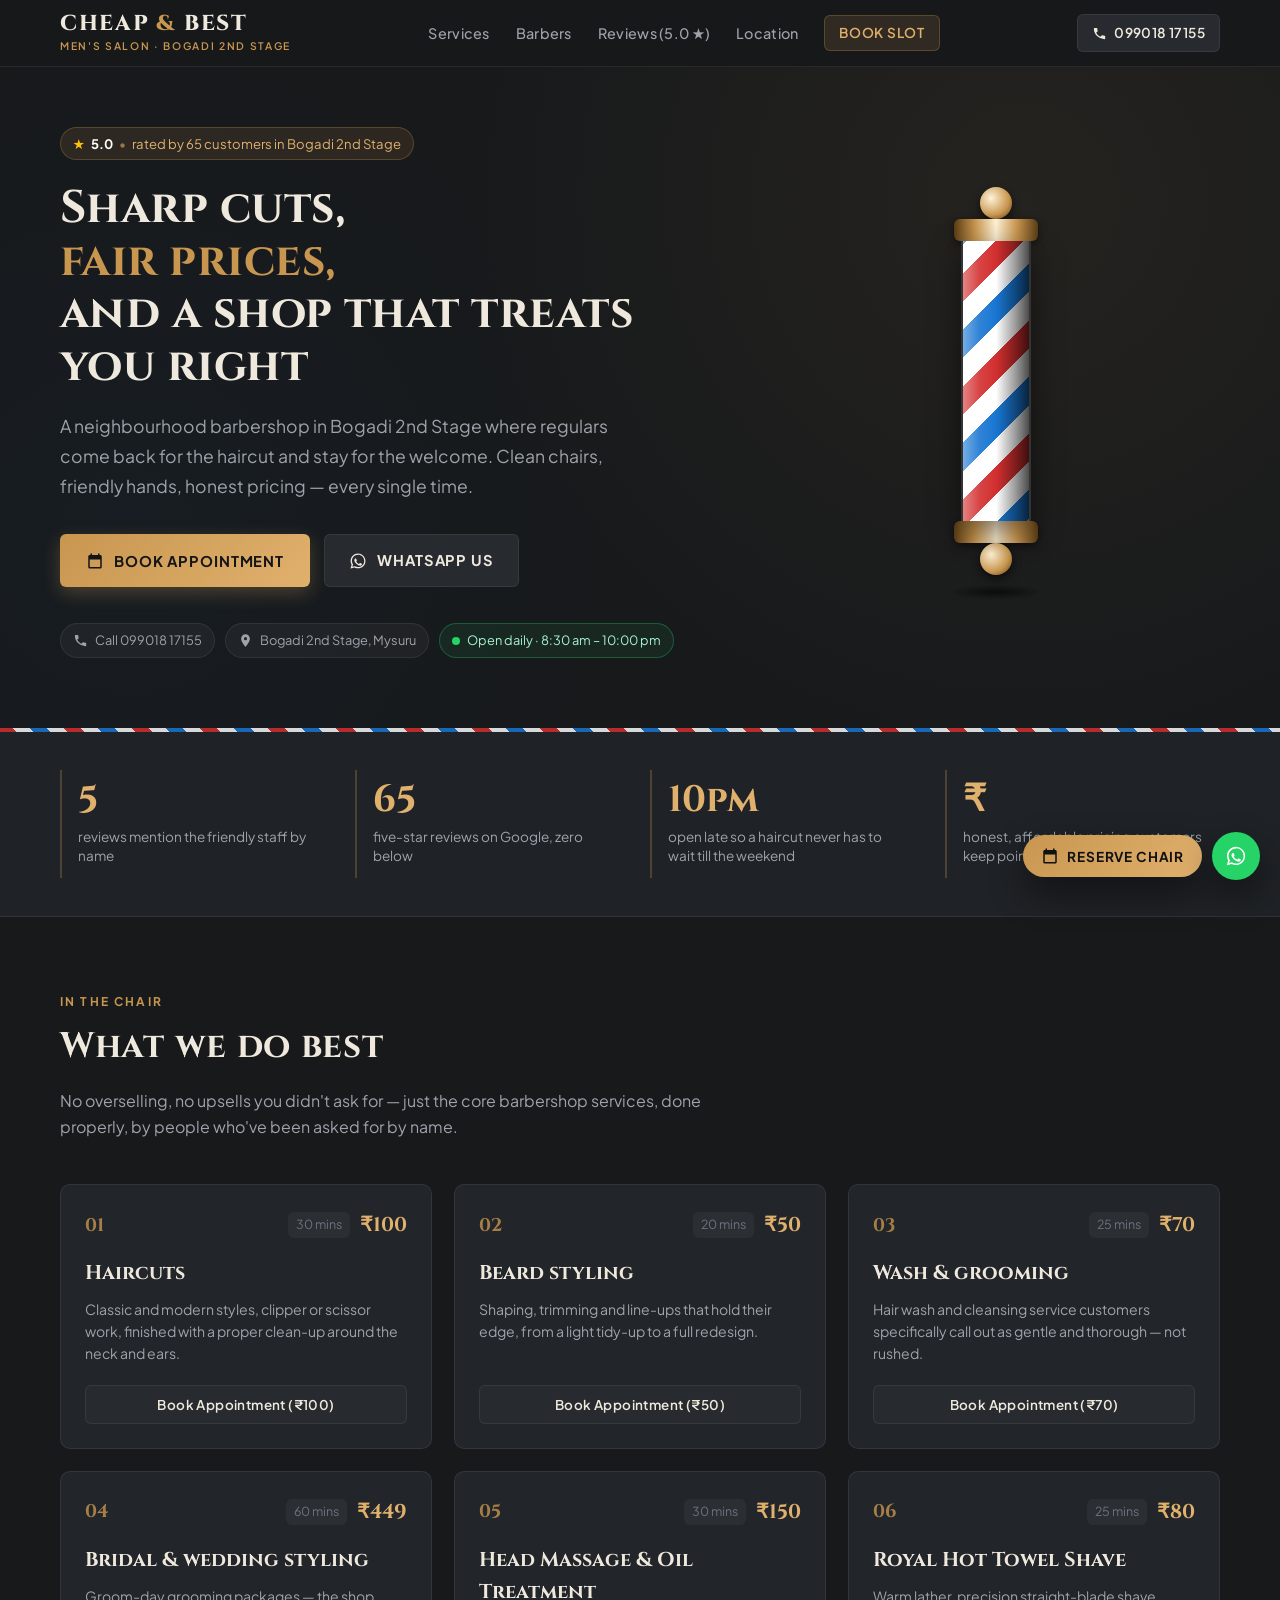
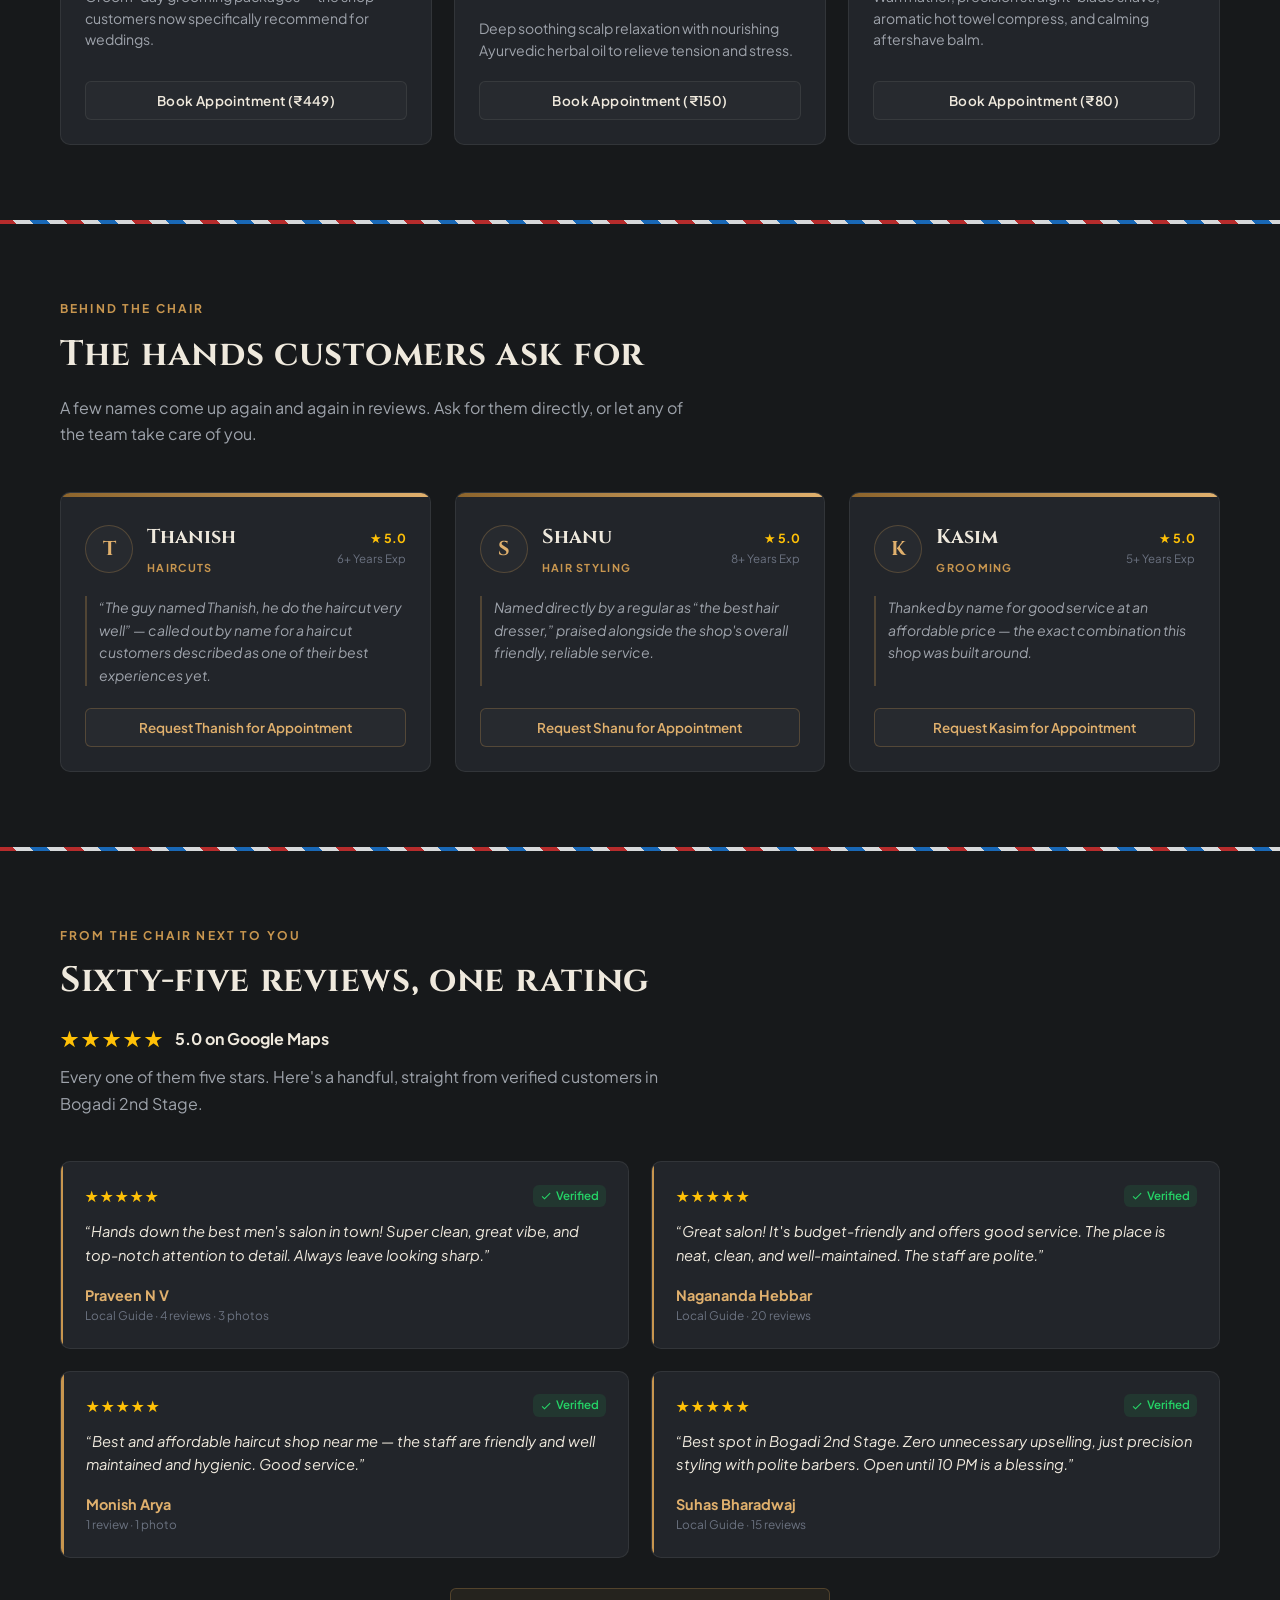
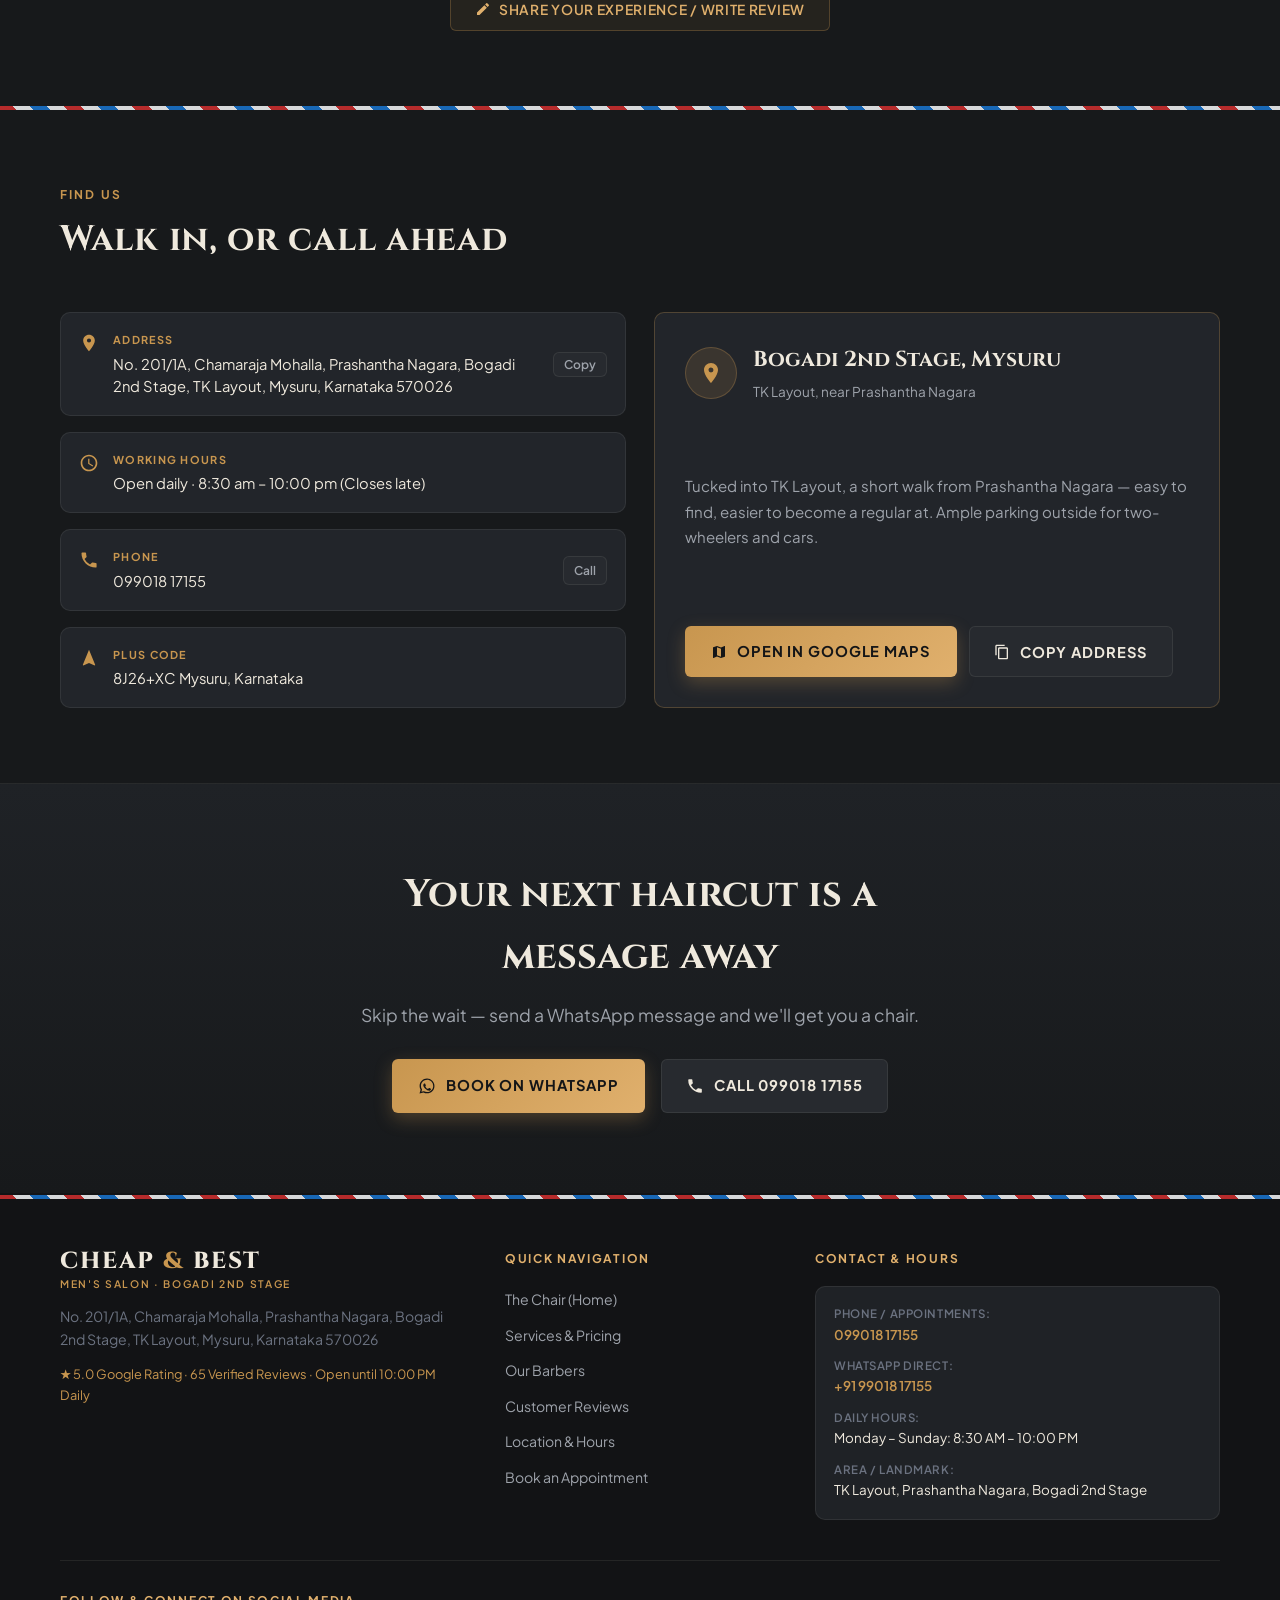
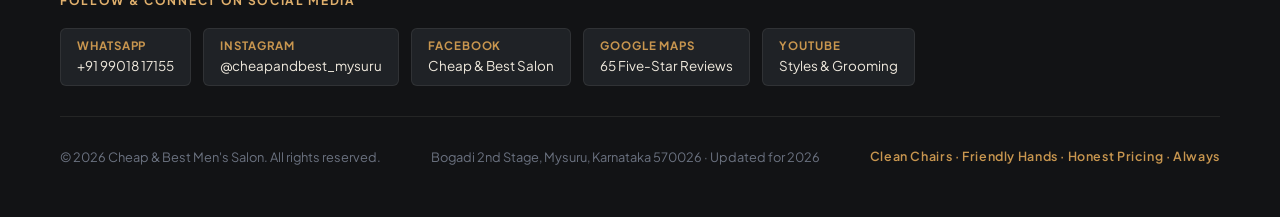
<file: index.html>
<!DOCTYPE html>
<html lang="en">
<head>
  <meta charset="UTF-8">
  <meta name="viewport" content="width=device-width, initial-scale=1.0">
  <title>Cheap & Best Men's Salon | Bogadi 2nd Stage, Mysuru</title>
  <meta name="description" content="A neighbourhood barbershop in Bogadi 2nd Stage where regulars come back for the haircut and stay for the welcome. Clean chairs, friendly hands, honest pricing.">
  <link rel="preconnect" href="https://fonts.googleapis.com">
  <link rel="preconnect" href="https://fonts.gstatic.com" crossorigin>
  <link href="https://fonts.googleapis.com/css2?family=Cinzel:wght@600;700;800&family=Plus+Jakarta+Sans:wght@400;500;600;700&display=swap" rel="stylesheet">
  <link rel="stylesheet" href="website/style.css">
  <link rel="stylesheet" href="style.css">
</head>
<body>

  <!-- Top Sticky Announcement & Nav -->
  <header class="site-header">
    <div class="nav-container">
      <a href="#" class="brand">
        <div class="brand-title">CHEAP <span class="amp">&amp;</span> BEST</div>
        <div class="brand-sub">MEN'S SALON · BOGADI 2ND STAGE</div>
      </a>

      <nav class="nav-links" id="navLinks">
        <a href="#services">Services</a>
        <a href="#barbers">Barbers</a>
        <a href="#reviews">Reviews (5.0 ★)</a>
        <a href="#location">Location</a>
        <a href="#book" class="nav-btn-book" onclick="openBookingModal(); return false;">Book Slot</a>
      </nav>

      <div class="header-actions">
        <a href="tel:+919901817155" class="btn-call-nav">
          <svg width="15" height="15" viewBox="0 0 24 24" fill="currentColor"><path d="M6.62 10.79a15.05 15.05 0 006.59 6.59l2.2-2.2a1 1 0 011.02-.24 11.72 11.72 0 003.68.59 1 1 0 011 1V20a1 1 0 01-1 1A17 17 0 013 4a1 1 0 011-1h3.5a1 1 0 011 1 11.72 11.72 0 00.59 3.68 1 1 0 01-.24 1.02l-2.23 2.09z"/></svg>
          <span>099018 17155</span>
        </a>
        <button class="mobile-menu-toggle" id="mobileMenuToggle" aria-label="Toggle Navigation">
          <span></span><span></span><span></span>
        </button>
      </div>
    </div>
  </header>

  <main>
    <!-- HERO SECTION -->
    <section class="hero-section">
      <div class="hero-container">
        <div class="hero-content">
          <div class="rating-badge">
            <span class="star">★</span>
            <span class="rating-score">5.0</span>
            <span class="dot">•</span>
            <span class="rating-text">rated by 65 customers in Bogadi 2nd Stage</span>
          </div>

          <h1 class="hero-headline">
            Sharp cuts,<br>
            <span class="highlight-brass">fair prices,</span><br>
            and a shop that treats you right
          </h1>

          <p class="hero-lede">
            A neighbourhood barbershop in Bogadi 2nd Stage where regulars come back for the haircut and stay for the welcome. Clean chairs, friendly hands, honest pricing — every single time.
          </p>

          <div class="hero-cta-group">
            <button class="btn-primary" onclick="openBookingModal()">
              <svg width="18" height="18" viewBox="0 0 24 24" fill="currentColor"><path d="M19 4h-1V2h-2v2H8V2H6v2H5c-1.11 0-1.99.9-1.99 2L3 20a2 2 0 002 2h14c1.1 0 2-.9 2-2V6c0-1.1-.9-2-2-2zm0 16H5V10h14v10z"/></svg>
              <span>BOOK APPOINTMENT</span>
            </button>
            <a href="https://wa.me/919901817155?text=Hi%2C%20I%27d%20like%20to%20book%20a%20chair%20at%20Cheap%20%26%20Best%20Men%27s%20Salon" target="_blank" rel="noopener" class="btn-secondary">
              <svg width="18" height="18" viewBox="0 0 24 24" fill="currentColor"><path d="M12.04 2c-5.46 0-9.91 4.45-9.91 9.91 0 1.75.46 3.45 1.32 4.95L2.05 22l5.25-1.38c1.45.79 3.08 1.21 4.74 1.21 5.46 0 9.91-4.45 9.91-9.91 0-2.65-1.03-5.14-2.9-7.01A9.816 9.816 0 0012.04 2m.01 1.67c2.2 0 4.26.86 5.82 2.42a8.225 8.225 0 012.41 5.83c0 4.54-3.7 8.24-8.24 8.24-1.42 0-2.82-.37-4.06-1.07l-.29-.17-3.12.82.83-3.04-.19-.3a8.216 8.216 0 01-1.26-4.38c0-4.54 3.7-8.24 8.24-8.24m4.52 11.64c-.25-.13-1.47-.72-1.7-.81-.23-.08-.39-.13-.56.13-.17.25-.64.81-.79.97-.14.17-.29.19-.54.06-.25-.13-1.06-.39-2.02-1.24-.74-.66-1.24-1.48-1.39-1.73-.14-.25-.02-.39.11-.51.11-.11.25-.29.37-.43.13-.14.17-.25.25-.41.08-.17.04-.31-.02-.44-.06-.13-.56-1.34-.76-1.84-.2-.49-.4-.42-.56-.43h-.47c-.17 0-.44.06-.67.31-.23.25-.88.86-.88 2.1 0 1.24.9 2.44 1.03 2.61.13.17 1.77 2.7 4.29 3.79.6.26 1.07.41 1.44.53.6.19 1.15.16 1.58.1.48-.07 1.47-.6 1.68-1.18.21-.58.21-1.07.15-1.18-.07-.12-.23-.19-.48-.31z"/></svg>
              <span>WHATSAPP US</span>
            </a>
          </div>

          <div class="hero-quick-info">
            <a href="tel:+919901817155" class="info-pill">
              <svg width="15" height="15" viewBox="0 0 24 24" fill="currentColor"><path d="M6.62 10.79a15.05 15.05 0 006.59 6.59l2.2-2.2a1 1 0 011.02-.24 11.72 11.72 0 003.68.59 1 1 0 011 1V20a1 1 0 01-1 1A17 17 0 013 4a1 1 0 011-1h3.5a1 1 0 011 1 11.72 11.72 0 00.59 3.68 1 1 0 01-.24 1.02l-2.23 2.09z"/></svg>
              <span>Call 099018 17155</span>
            </a>
            <a href="https://www.google.com/maps/search/?api=1&query=Cheap+and+Best+Men%27s+Salon+Bogadi+2nd+Stage+Mysuru" target="_blank" rel="noopener" class="info-pill">
              <svg width="15" height="15" viewBox="0 0 24 24" fill="currentColor"><path d="M12 2C8.13 2 5 5.13 5 9c0 5.25 7 13 7 13s7-7.75 7-13c0-3.87-3.13-7-7-7zm0 9.5a2.5 2.5 0 010-5 2.5 2.5 0 010 5z"/></svg>
              <span>Bogadi 2nd Stage, Mysuru</span>
            </a>
            <span class="info-pill status-open">
              <span class="pulse-dot"></span>
              <span>Open daily · 8:30 am – 10:00 pm</span>
            </span>
          </div>
        </div>

        <!-- Animated Barbershop Pole Graphic -->
        <div class="hero-pole-wrapper">
          <div class="barber-pole">
            <div class="pole-finial-top"></div>
            <div class="pole-cap-top"></div>
            <div class="pole-cylinder">
              <div class="pole-stripes"></div>
              <div class="pole-glass-gloss"></div>
            </div>
            <div class="pole-cap-bottom"></div>
            <div class="pole-finial-bottom"></div>
            <div class="pole-shadow"></div>
          </div>
        </div>
      </div>
    </section>

    <!-- BARBER STRIPE ACCENT DIVIDER -->
    <div class="barber-rule"></div>

    <!-- TRUST METRICS STRIP -->
    <section class="trust-strip">
      <div class="container trust-grid">
        <div class="trust-card">
          <div class="trust-num">5</div>
          <div class="trust-desc">reviews mention the friendly staff by name</div>
        </div>
        <div class="trust-card">
          <div class="trust-num">65</div>
          <div class="trust-desc">five-star reviews on Google, zero below</div>
        </div>
        <div class="trust-card">
          <div class="trust-num">10pm</div>
          <div class="trust-desc">open late so a haircut never has to wait till the weekend</div>
        </div>
        <div class="trust-card">
          <div class="trust-num">₹</div>
          <div class="trust-desc">honest, affordable pricing customers keep pointing out</div>
        </div>
      </div>
    </section>

    <!-- SERVICES SECTION -->
    <section class="section services-section" id="services">
      <div class="container">
        <div class="section-header">
          <span class="section-eyebrow">IN THE CHAIR</span>
          <h2 class="section-title">What we do best</h2>
          <p class="section-subtitle">
            No overselling, no upsells you didn't ask for — just the core barbershop services, done properly, by people who've been asked for by name.
          </p>
        </div>

        <div class="services-grid">
          <!-- 01 Haircuts -->
          <div class="service-card">
            <div class="service-top">
              <span class="service-num">01</span>
              <div class="service-meta">
                <span class="service-duration">30 mins</span>
                <span class="service-price">₹100</span>
              </div>
            </div>
            <h3 class="service-title">Haircuts</h3>
            <p class="service-desc">
              Classic and modern styles, clipper or scissor work, finished with a proper clean-up around the neck and ears.
            </p>
            <button class="btn-book-service" onclick="openBookingModal('Haircuts')">
              Book Appointment (₹100)
            </button>
          </div>

          <!-- 02 Beard styling -->
          <div class="service-card">
            <div class="service-top">
              <span class="service-num">02</span>
              <div class="service-meta">
                <span class="service-duration">20 mins</span>
                <span class="service-price">₹50</span>
              </div>
            </div>
            <h3 class="service-title">Beard styling</h3>
            <p class="service-desc">
              Shaping, trimming and line-ups that hold their edge, from a light tidy-up to a full redesign.
            </p>
            <button class="btn-book-service" onclick="openBookingModal('Beard styling')">
              Book Appointment (₹50)
            </button>
          </div>

          <!-- 03 Wash & grooming -->
          <div class="service-card">
            <div class="service-top">
              <span class="service-num">03</span>
              <div class="service-meta">
                <span class="service-duration">25 mins</span>
                <span class="service-price">₹70</span>
              </div>
            </div>
            <h3 class="service-title">Wash &amp; grooming</h3>
            <p class="service-desc">
              Hair wash and cleansing service customers specifically call out as gentle and thorough — not rushed.
            </p>
            <button class="btn-book-service" onclick="openBookingModal('Wash & grooming')">
              Book Appointment (₹70)
            </button>
          </div>

          <!-- 04 Bridal & wedding styling -->
          <div class="service-card">
            <div class="service-top">
              <span class="service-num">04</span>
              <div class="service-meta">
                <span class="service-duration">60 mins</span>
                <span class="service-price">₹449</span>
              </div>
            </div>
            <h3 class="service-title">Bridal &amp; wedding styling</h3>
            <p class="service-desc">
              Groom-day grooming packages — the shop customers now specifically recommend for weddings.
            </p>
            <button class="btn-book-service" onclick="openBookingModal('Bridal & wedding styling')">
              Book Appointment (₹449)
            </button>
          </div>

          <!-- 05 Head Massage -->
          <div class="service-card">
            <div class="service-top">
              <span class="service-num">05</span>
              <div class="service-meta">
                <span class="service-duration">30 mins</span>
                <span class="service-price">₹150</span>
              </div>
            </div>
            <h3 class="service-title">Head Massage &amp; Oil Treatment</h3>
            <p class="service-desc">
              Deep soothing scalp relaxation with nourishing Ayurvedic herbal oil to relieve tension and stress.
            </p>
            <button class="btn-book-service" onclick="openBookingModal('Head Massage & Oil Treatment')">
              Book Appointment (₹150)
            </button>
          </div>

          <!-- 06 Royal Shave -->
          <div class="service-card">
            <div class="service-top">
              <span class="service-num">06</span>
              <div class="service-meta">
                <span class="service-duration">25 mins</span>
                <span class="service-price">₹80</span>
              </div>
            </div>
            <h3 class="service-title">Royal Hot Towel Shave</h3>
            <p class="service-desc">
              Warm lather, precision straight-blade shave, aromatic hot towel compress, and calming aftershave balm.
            </p>
            <button class="btn-book-service" onclick="openBookingModal('Royal Hot Towel Shave')">
              Book Appointment (₹80)
            </button>
          </div>
        </div>
      </div>
    </section>

    <!-- BARBER STRIPE ACCENT DIVIDER -->
    <div class="barber-rule"></div>

    <!-- BARBERS SECTION -->
    <section class="section barbers-section" id="barbers">
      <div class="container">
        <div class="section-header">
          <span class="section-eyebrow">BEHIND THE CHAIR</span>
          <h2 class="section-title">The hands customers ask for</h2>
          <p class="section-subtitle">
            A few names come up again and again in reviews. Ask for them directly, or let any of the team take care of you.
          </p>
        </div>

        <div class="barbers-grid">
          <!-- Thanish -->
          <div class="barber-card">
            <div class="barber-top-line"></div>
            <div class="barber-body">
              <div class="barber-header">
                <div class="barber-avatar">T</div>
                <div class="barber-info">
                  <h3 class="barber-name">Thanish</h3>
                  <span class="barber-tag">HAIRCUTS</span>
                </div>
                <div class="barber-badge">
                  <span class="rating">★ 5.0</span>
                  <span class="exp">6+ Years Exp</span>
                </div>
              </div>
              <blockquote class="barber-quote">
                &ldquo;The guy named Thanish, he do the haircut very well&rdquo; — called out by name for a haircut customers described as one of their best experiences yet.
              </blockquote>
              <button class="btn-request-barber" onclick="openBookingModal(null, 'Thanish')">
                Request Thanish for Appointment
              </button>
            </div>
          </div>

          <!-- Shanu -->
          <div class="barber-card">
            <div class="barber-top-line"></div>
            <div class="barber-body">
              <div class="barber-header">
                <div class="barber-avatar">S</div>
                <div class="barber-info">
                  <h3 class="barber-name">Shanu</h3>
                  <span class="barber-tag">HAIR STYLING</span>
                </div>
                <div class="barber-badge">
                  <span class="rating">★ 5.0</span>
                  <span class="exp">8+ Years Exp</span>
                </div>
              </div>
              <blockquote class="barber-quote">
                Named directly by a regular as &ldquo;the best hair dresser,&rdquo; praised alongside the shop's overall friendly, reliable service.
              </blockquote>
              <button class="btn-request-barber" onclick="openBookingModal(null, 'Shanu')">
                Request Shanu for Appointment
              </button>
            </div>
          </div>

          <!-- Kasim -->
          <div class="barber-card">
            <div class="barber-top-line"></div>
            <div class="barber-body">
              <div class="barber-header">
                <div class="barber-avatar">K</div>
                <div class="barber-info">
                  <h3 class="barber-name">Kasim</h3>
                  <span class="barber-tag">GROOMING</span>
                </div>
                <div class="barber-badge">
                  <span class="rating">★ 5.0</span>
                  <span class="exp">5+ Years Exp</span>
                </div>
              </div>
              <blockquote class="barber-quote">
                Thanked by name for good service at an affordable price — the exact combination this shop was built around.
              </blockquote>
              <button class="btn-request-barber" onclick="openBookingModal(null, 'Kasim')">
                Request Kasim for Appointment
              </button>
            </div>
          </div>
        </div>
      </div>
    </section>

    <!-- BARBER STRIPE ACCENT DIVIDER -->
    <div class="barber-rule"></div>

    <!-- REVIEWS SECTION -->
    <section class="section reviews-section" id="reviews">
      <div class="container">
        <div class="section-header">
          <span class="section-eyebrow">FROM THE CHAIR NEXT TO YOU</span>
          <h2 class="section-title">Sixty-five reviews, one rating</h2>
          <div class="rating-stars-row">
            <span class="stars">★★★★★</span>
            <span class="score">5.0 on Google Maps</span>
          </div>
          <p class="section-subtitle">
            Every one of them five stars. Here's a handful, straight from verified customers in Bogadi 2nd Stage.
          </p>
        </div>

        <div class="reviews-grid" id="reviewsContainer">
          <!-- Review 1 -->
          <div class="review-card">
            <div class="review-line"></div>
            <div class="review-content">
              <div class="review-stars-header">
                <span class="stars">★★★★★</span>
                <span class="verified-tag">
                  <svg width="12" height="12" viewBox="0 0 24 24" fill="currentColor"><path d="M9 16.17L4.83 12l-1.42 1.41L9 19 21 7l-1.41-1.41z"/></svg>
                  Verified
                </span>
              </div>
              <p class="review-quote">&ldquo;Hands down the best men's salon in town! Super clean, great vibe, and top-notch attention to detail. Always leave looking sharp.&rdquo;</p>
              <div class="review-author-row">
                <strong class="author-name">Praveen N V</strong>
                <span class="author-meta">Local Guide · 4 reviews · 3 photos</span>
              </div>
            </div>
          </div>

          <!-- Review 2 -->
          <div class="review-card">
            <div class="review-line"></div>
            <div class="review-content">
              <div class="review-stars-header">
                <span class="stars">★★★★★</span>
                <span class="verified-tag">
                  <svg width="12" height="12" viewBox="0 0 24 24" fill="currentColor"><path d="M9 16.17L4.83 12l-1.42 1.41L9 19 21 7l-1.41-1.41z"/></svg>
                  Verified
                </span>
              </div>
              <p class="review-quote">&ldquo;Great salon! It's budget-friendly and offers good service. The place is neat, clean, and well-maintained. The staff are polite.&rdquo;</p>
              <div class="review-author-row">
                <strong class="author-name">Nagananda Hebbar</strong>
                <span class="author-meta">Local Guide · 20 reviews</span>
              </div>
            </div>
          </div>

          <!-- Review 3 -->
          <div class="review-card">
            <div class="review-line"></div>
            <div class="review-content">
              <div class="review-stars-header">
                <span class="stars">★★★★★</span>
                <span class="verified-tag">
                  <svg width="12" height="12" viewBox="0 0 24 24" fill="currentColor"><path d="M9 16.17L4.83 12l-1.42 1.41L9 19 21 7l-1.41-1.41z"/></svg>
                  Verified
                </span>
              </div>
              <p class="review-quote">&ldquo;Best and affordable haircut shop near me — the staff are friendly and well maintained and hygienic. Good service.&rdquo;</p>
              <div class="review-author-row">
                <strong class="author-name">Monish Arya</strong>
                <span class="author-meta">1 review · 1 photo</span>
              </div>
            </div>
          </div>

          <!-- Review 4 -->
          <div class="review-card">
            <div class="review-line"></div>
            <div class="review-content">
              <div class="review-stars-header">
                <span class="stars">★★★★★</span>
                <span class="verified-tag">
                  <svg width="12" height="12" viewBox="0 0 24 24" fill="currentColor"><path d="M9 16.17L4.83 12l-1.42 1.41L9 19 21 7l-1.41-1.41z"/></svg>
                  Verified
                </span>
              </div>
              <p class="review-quote">&ldquo;Best spot in Bogadi 2nd Stage. Zero unnecessary upselling, just precision styling with polite barbers. Open until 10 PM is a blessing.&rdquo;</p>
              <div class="review-author-row">
                <strong class="author-name">Suhas Bharadwaj</strong>
                <span class="author-meta">Local Guide · 15 reviews</span>
              </div>
            </div>
          </div>
        </div>

        <div class="review-action-wrap">
          <button class="btn-write-review" onclick="openReviewModal()">
            <svg width="16" height="16" viewBox="0 0 24 24" fill="currentColor"><path d="M3 17.25V21h3.75L17.81 9.94l-3.75-3.75L3 17.25zM20.71 7.04a.996.996 0 000-1.41l-2.34-2.34a.996.996 0 00-1.41 0l-1.83 1.83 3.75 3.75 1.83-1.83z"/></svg>
            <span>SHARE YOUR EXPERIENCE / WRITE REVIEW</span>
          </button>
        </div>
      </div>
    </section>

    <!-- BARBER STRIPE ACCENT DIVIDER -->
    <div class="barber-rule"></div>

    <!-- LOCATION & HOURS SECTION -->
    <section class="section location-section" id="location">
      <div class="container">
        <div class="section-header">
          <span class="section-eyebrow">FIND US</span>
          <h2 class="section-title">Walk in, or call ahead</h2>
        </div>

        <div class="location-layout">
          <!-- Details List -->
          <div class="location-details">
            <div class="loc-item" onclick="copyAddress()">
              <div class="loc-icon">
                <svg width="20" height="20" viewBox="0 0 24 24" fill="currentColor"><path d="M12 2C8.13 2 5 5.13 5 9c0 5.25 7 13 7 13s7-7.75 7-13c0-3.87-3.13-7-7-7zm0 9.5a2.5 2.5 0 010-5 2.5 2.5 0 010 5z"/></svg>
              </div>
              <div class="loc-info">
                <span class="loc-label">ADDRESS</span>
                <p class="loc-val">No. 201/1A, Chamaraja Mohalla, Prashantha Nagara, Bogadi 2nd Stage, TK Layout, Mysuru, Karnataka 570026</p>
              </div>
              <button class="btn-copy-chip" title="Copy Address">Copy</button>
            </div>

            <div class="loc-item">
              <div class="loc-icon">
                <svg width="20" height="20" viewBox="0 0 24 24" fill="currentColor"><path d="M11.99 2C6.47 2 2 6.48 2 12s4.47 10 9.99 10C17.52 22 22 17.52 22 12S17.52 2 11.99 2zM12 20c-4.42 0-8-3.58-8-8s3.58-8 8-8 8 3.58 8 8-3.58 8-8 8zm.5-13H11v6l5.25 3.15.75-1.23-4.5-2.67z"/></svg>
              </div>
              <div class="loc-info">
                <span class="loc-label">WORKING HOURS</span>
                <p class="loc-val">Open daily · 8:30 am – 10:00 pm (Closes late)</p>
              </div>
            </div>

            <div class="loc-item" onclick="window.location.href='tel:+919901817155'">
              <div class="loc-icon">
                <svg width="20" height="20" viewBox="0 0 24 24" fill="currentColor"><path d="M6.62 10.79a15.05 15.05 0 006.59 6.59l2.2-2.2a1 1 0 011.02-.24 11.72 11.72 0 003.68.59 1 1 0 011 1V20a1 1 0 01-1 1A17 17 0 013 4a1 1 0 011-1h3.5a1 1 0 011 1 11.72 11.72 0 00.59 3.68 1 1 0 01-.24 1.02l-2.23 2.09z"/></svg>
              </div>
              <div class="loc-info">
                <span class="loc-label">PHONE</span>
                <p class="loc-val">099018 17155</p>
              </div>
              <a href="tel:+919901817155" class="btn-copy-chip">Call</a>
            </div>

            <div class="loc-item">
              <div class="loc-icon">
                <svg width="20" height="20" viewBox="0 0 24 24" fill="currentColor"><path d="M12 2L4.5 20.29l.71.71L12 18l6.79 3 .71-.71z"/></svg>
              </div>
              <div class="loc-info">
                <span class="loc-label">PLUS CODE</span>
                <p class="loc-val">8J26+XC Mysuru, Karnataka</p>
              </div>
            </div>
          </div>

          <!-- Interactive Map Guide Card -->
          <div class="location-map-card">
            <div class="map-card-header">
              <div class="pin-circle">
                <svg width="24" height="24" viewBox="0 0 24 24" fill="currentColor"><path d="M12 2C8.13 2 5 5.13 5 9c0 5.25 7 13 7 13s7-7.75 7-13c0-3.87-3.13-7-7-7zm0 9.5a2.5 2.5 0 010-5 2.5 2.5 0 010 5z"/></svg>
              </div>
              <div>
                <h3 class="map-card-title">Bogadi 2nd Stage, Mysuru</h3>
                <span class="map-card-sub">TK Layout, near Prashantha Nagara</span>
              </div>
            </div>

            <p class="map-card-desc">
              Tucked into TK Layout, a short walk from Prashantha Nagara — easy to find, easier to become a regular at. Ample parking outside for two-wheelers and cars.
            </p>

            <div class="map-actions">
              <a href="https://www.google.com/maps/search/?api=1&query=Cheap+and+Best+Men%27s+Salon+Bogadi+2nd+Stage+Mysuru" target="_blank" rel="noopener" class="btn-primary">
                <svg width="16" height="16" viewBox="0 0 24 24" fill="currentColor"><path d="M20.5 3l-.16.03L15 5.1 9 3 3.36 4.9c-.21.07-.36.25-.36.48V20.5c0 .28.22.5.5.5l.16-.03L9 18.9l6 2.1 5.64-1.9c.21-.07.36-.25.36-.48V3.5c0-.28-.22-.5-.5-.5zM15 19l-6-2.11V5l6 2.11V19z"/></svg>
                <span>OPEN IN GOOGLE MAPS</span>
              </a>
              <button class="btn-secondary" onclick="copyAddress()">
                <svg width="16" height="16" viewBox="0 0 24 24" fill="currentColor"><path d="M16 1H4c-1.1 0-2 .9-2 2v14h2V3h12V1zm3 4H8c-1.1 0-2 .9-2 2v14c0 1.1.9 2 2 2h11c1.1 0 2-.9 2-2V7c0-1.1-.9-2-2-2zm0 16H8V7h11v14z"/></svg>
                <span>COPY ADDRESS</span>
              </button>
            </div>
          </div>
        </div>
      </div>
    </section>

    <!-- FINAL CTA SECTION -->
    <section class="final-cta">
      <div class="container cta-content">
        <h2 class="cta-title">Your next haircut is a message away</h2>
        <p class="cta-subtitle">Skip the wait — send a WhatsApp message and we'll get you a chair.</p>
        <div class="cta-buttons">
          <a href="https://wa.me/919901817155?text=Hi%20Cheap%20%26%20Best%2C%20I%27d%20like%20to%20book%20a%20chair%20today%20at%20Bogadi%202nd%20Stage" target="_blank" rel="noopener" class="btn-primary">
            <svg width="18" height="18" viewBox="0 0 24 24" fill="currentColor"><path d="M12.04 2c-5.46 0-9.91 4.45-9.91 9.91 0 1.75.46 3.45 1.32 4.95L2.05 22l5.25-1.38c1.45.79 3.08 1.21 4.74 1.21 5.46 0 9.91-4.45 9.91-9.91 0-2.65-1.03-5.14-2.9-7.01A9.816 9.816 0 0012.04 2m.01 1.67c2.2 0 4.26.86 5.82 2.42a8.225 8.225 0 012.41 5.83c0 4.54-3.7 8.24-8.24 8.24-1.42 0-2.82-.37-4.06-1.07l-.29-.17-3.12.82.83-3.04-.19-.3a8.216 8.216 0 01-1.26-4.38c0-4.54 3.7-8.24 8.24-8.24m4.52 11.64c-.25-.13-1.47-.72-1.7-.81-.23-.08-.39-.13-.56.13-.17.25-.64.81-.79.97-.14.17-.29.19-.54.06-.25-.13-1.06-.39-2.02-1.24-.74-.66-1.24-1.48-1.39-1.73-.14-.25-.02-.39.11-.51.11-.11.25-.29.37-.43.13-.14.17-.25.25-.41.08-.17.04-.31-.02-.44-.06-.13-.56-1.34-.76-1.84-.2-.49-.4-.42-.56-.43h-.47c-.17 0-.44.06-.67.31-.23.25-.88.86-.88 2.1 0 1.24.9 2.44 1.03 2.61.13.17 1.77 2.7 4.29 3.79.6.26 1.07.41 1.44.53.6.19 1.15.16 1.58.1.48-.07 1.47-.6 1.68-1.18.21-.58.21-1.07.15-1.18-.07-.12-.23-.19-.48-.31z"/></svg>
            <span>BOOK ON WHATSAPP</span>
          </a>
          <a href="tel:+919901817155" class="btn-secondary">
            <svg width="18" height="18" viewBox="0 0 24 24" fill="currentColor"><path d="M6.62 10.79a15.05 15.05 0 006.59 6.59l2.2-2.2a1 1 0 011.02-.24 11.72 11.72 0 003.68.59 1 1 0 011 1V20a1 1 0 01-1 1A17 17 0 013 4a1 1 0 011-1h3.5a1 1 0 011 1 11.72 11.72 0 00.59 3.68 1 1 0 01-.24 1.02l-2.23 2.09z"/></svg>
            <span>CALL 099018 17155</span>
          </a>
        </div>
      </div>
    </section>
  </main>

  <!-- COMPREHENSIVE FOOTER -->
  <footer class="site-footer">
    <div class="barber-rule"></div>
    <div class="container footer-container">
      <div class="footer-top">
        <div class="footer-brand">
          <div class="brand-title">CHEAP <span class="amp">&amp;</span> BEST</div>
          <div class="brand-sub">MEN'S SALON · BOGADI 2ND STAGE</div>
          <p class="footer-tagline">
            No. 201/1A, Chamaraja Mohalla, Prashantha Nagara, Bogadi 2nd Stage, TK Layout, Mysuru, Karnataka 570026
          </p>
          <div class="footer-stats-note">
            <span>★ 5.0 Google Rating</span> · <span>65 Verified Reviews</span> · <span>Open until 10:00 PM Daily</span>
          </div>
        </div>

        <div class="footer-nav-col">
          <h4 class="footer-col-title">QUICK NAVIGATION</h4>
          <ul class="footer-links">
            <li><a href="#">The Chair (Home)</a></li>
            <li><a href="#services">Services &amp; Pricing</a></li>
            <li><a href="#barbers">Our Barbers</a></li>
            <li><a href="#reviews">Customer Reviews</a></li>
            <li><a href="#location">Location &amp; Hours</a></li>
            <li><a href="#" onclick="openBookingModal(); return false;">Book an Appointment</a></li>
          </ul>
        </div>

        <div class="footer-contact-col">
          <h4 class="footer-col-title">CONTACT &amp; HOURS</h4>
          <div class="footer-contact-card">
            <div class="contact-row">
              <span class="label">Phone / Appointments:</span>
              <a href="tel:+919901817155" class="value highlight">099018 17155</a>
            </div>
            <div class="contact-row">
              <span class="label">WhatsApp Direct:</span>
              <a href="https://wa.me/919901817155" target="_blank" rel="noopener" class="value highlight">+91 99018 17155</a>
            </div>
            <div class="contact-row">
              <span class="label">Daily Hours:</span>
              <span class="value">Monday – Sunday: 8:30 AM – 10:00 PM</span>
            </div>
            <div class="contact-row">
              <span class="label">Area / Landmark:</span>
              <span class="value">TK Layout, Prashantha Nagara, Bogadi 2nd Stage</span>
            </div>
          </div>
        </div>
      </div>

      <div class="footer-social-wrap">
        <h4 class="footer-col-title">FOLLOW &amp; CONNECT ON SOCIAL MEDIA</h4>
        <div class="social-chips">
          <a href="https://wa.me/919901817155?text=Hi%2C%20I%27d%20like%20to%20book%20an%20appointment" target="_blank" rel="noopener" class="social-chip">
            <span class="s-name">WhatsApp</span>
            <span class="s-handle">+91 99018 17155</span>
          </a>
          <a href="https://www.instagram.com/cheapandbest_mysuru" target="_blank" rel="noopener" class="social-chip">
            <span class="s-name">Instagram</span>
            <span class="s-handle">@cheapandbest_mysuru</span>
          </a>
          <a href="https://www.facebook.com/cheapandbestsalonmysuru" target="_blank" rel="noopener" class="social-chip">
            <span class="s-name">Facebook</span>
            <span class="s-handle">Cheap &amp; Best Salon</span>
          </a>
          <a href="https://www.google.com/maps/search/?api=1&query=Cheap+and+Best+Men%27s+Salon+Bogadi+2nd+Stage+Mysuru" target="_blank" rel="noopener" class="social-chip">
            <span class="s-name">Google Maps</span>
            <span class="s-handle">65 Five-Star Reviews</span>
          </a>
          <a href="https://www.youtube.com/@cheapandbestmysuru" target="_blank" rel="noopener" class="social-chip">
            <span class="s-name">YouTube</span>
            <span class="s-handle">Styles &amp; Grooming</span>
          </a>
        </div>
      </div>

      <div class="footer-bottom">
        <p class="copyright">&copy; <span id="currentYear">2026</span> Cheap &amp; Best Men's Salon. All rights reserved.</p>
        <p class="footer-subtext">Bogadi 2nd Stage, Mysuru, Karnataka 570026 · Updated for 2026</p>
        <p class="footer-promise">Clean Chairs · Friendly Hands · Honest Pricing · Always</p>
      </div>
    </div>
  </footer>

  <!-- BOOKING MODAL -->
  <div class="modal-backdrop" id="bookingModal">
    <div class="modal-dialog">
      <button class="modal-close" onclick="closeBookingModal()">&times;</button>
      <div class="modal-header">
        <span class="modal-eyebrow">BOOK APPOINTMENT</span>
        <h3 class="modal-title">Skip the wait in Bogadi</h3>
      </div>
      <form id="bookingForm" onsubmit="handleBookingSubmit(event)">
        <!-- Service Selector -->
        <div class="form-group">
          <label class="form-label">1. CHOOSE SERVICE</label>
          <div class="chip-select-row" id="serviceOptions">
            <label class="chip-option"><input type="radio" name="service" value="Haircuts (₹100)" checked><span>Haircuts (₹100)</span></label>
            <label class="chip-option"><input type="radio" name="service" value="Beard styling (₹50)"><span>Beard styling (₹50)</span></label>
            <label class="chip-option"><input type="radio" name="service" value="Wash & grooming (₹70)"><span>Wash &amp; grooming (₹70)</span></label>
            <label class="chip-option"><input type="radio" name="service" value="Bridal & wedding styling (₹449)"><span>Wedding styling (₹449)</span></label>
            <label class="chip-option"><input type="radio" name="service" value="Head Massage (₹150)"><span>Head Massage (₹150)</span></label>
            <label class="chip-option"><input type="radio" name="service" value="Royal Hot Towel Shave (₹80)"><span>Royal Shave (₹80)</span></label>
          </div>
        </div>

        <!-- Barber Selector -->
        <div class="form-group">
          <label class="form-label">2. PREFERRED BARBER</label>
          <div class="chip-select-row" id="barberOptions">
            <label class="chip-option"><input type="radio" name="barber" value="Any Available Stylist" checked><span>Any Stylist</span></label>
            <label class="chip-option"><input type="radio" name="barber" value="Thanish"><span>Thanish</span></label>
            <label class="chip-option"><input type="radio" name="barber" value="Shanu"><span>Shanu</span></label>
            <label class="chip-option"><input type="radio" name="barber" value="Kasim"><span>Kasim</span></label>
          </div>
        </div>

        <!-- Date & Time -->
        <div class="form-group">
          <label class="form-label">3. DAY &amp; PREFERRED TIME</label>
          <div class="chip-select-row">
            <label class="chip-option"><input type="radio" name="day" value="Today" checked><span>Today</span></label>
            <label class="chip-option"><input type="radio" name="day" value="Tomorrow"><span>Tomorrow</span></label>
            <label class="chip-option"><input type="radio" name="day" value="This Weekend"><span>This Weekend</span></label>
          </div>
          <div class="chip-select-row time-slots">
            <label class="chip-option"><input type="radio" name="time" value="10:00 AM"><span>10:00 AM</span></label>
            <label class="chip-option"><input type="radio" name="time" value="12:00 PM"><span>12:00 PM</span></label>
            <label class="chip-option"><input type="radio" name="time" value="2:30 PM"><span>2:30 PM</span></label>
            <label class="chip-option"><input type="radio" name="time" value="4:00 PM" checked><span>4:00 PM</span></label>
            <label class="chip-option"><input type="radio" name="time" value="6:30 PM"><span>6:30 PM</span></label>
            <label class="chip-option"><input type="radio" name="time" value="8:30 PM"><span>8:30 PM</span></label>
          </div>
        </div>

        <!-- Contact Inputs -->
        <div class="form-group">
          <label class="form-label">4. YOUR DETAILS</label>
          <input type="text" id="custName" class="form-input" placeholder="Your Name" required>
          <input type="tel" id="custPhone" class="form-input" placeholder="Phone Number" required>
        </div>

        <div class="modal-actions">
          <button type="submit" class="btn-primary full-width">
            <span>CONFIRM &amp; BOOK VIA WHATSAPP (INSTANT)</span>
          </button>
        </div>
      </form>
    </div>
  </div>

  <!-- WRITE REVIEW MODAL -->
  <div class="modal-backdrop" id="reviewModal">
    <div class="modal-dialog">
      <button class="modal-close" onclick="closeReviewModal()">&times;</button>
      <div class="modal-header">
        <span class="modal-eyebrow">COMMUNITY FEEDBACK</span>
        <h3 class="modal-title">Write a Review</h3>
        <p class="modal-subtitle">Help your neighbours in Bogadi know what to expect.</p>
      </div>
      <form id="reviewForm" onsubmit="handleReviewSubmit(event)">
        <div class="form-group">
          <label class="form-label">STAR RATING</label>
          <div class="star-rating-picker" id="starPicker">
            <span class="pick-star active" data-val="1">★</span>
            <span class="pick-star active" data-val="2">★</span>
            <span class="pick-star active" data-val="3">★</span>
            <span class="pick-star active" data-val="4">★</span>
            <span class="pick-star active" data-val="5">★</span>
          </div>
          <input type="hidden" id="reviewRatingVal" value="5">
        </div>
        <div class="form-group">
          <label class="form-label">YOUR NAME</label>
          <input type="text" id="reviewAuthor" class="form-input" placeholder="e.g. Ramesh Kumar" required>
        </div>
        <div class="form-group">
          <label class="form-label">YOUR EXPERIENCE</label>
          <textarea id="reviewText" class="form-input form-textarea" rows="4" placeholder="Tell us how your haircut or grooming went..." required></textarea>
        </div>
        <div class="modal-actions">
          <button type="submit" class="btn-primary full-width">
            <span>SUBMIT REVIEW</span>
          </button>
        </div>
      </form>
    </div>
  </div>

  <!-- FLOATING WHATSAPP & BOOKING DOCK -->
  <div class="floating-dock">
    <button class="dock-btn-book" onclick="openBookingModal()">
      <svg width="18" height="18" viewBox="0 0 24 24" fill="currentColor"><path d="M19 4h-1V2h-2v2H8V2H6v2H5c-1.11 0-1.99.9-1.99 2L3 20a2 2 0 002 2h14c1.1 0 2-.9 2-2V6c0-1.1-.9-2-2-2zm0 16H5V10h14v10z"/></svg>
      <span>RESERVE CHAIR</span>
    </button>
    <a href="https://wa.me/919901817155?text=Hi%2C%20I%27d%20like%20to%20book%20a%20chair" target="_blank" rel="noopener" class="dock-btn-wa" title="Chat on WhatsApp">
      <svg width="22" height="22" viewBox="0 0 24 24" fill="currentColor"><path d="M12.04 2c-5.46 0-9.91 4.45-9.91 9.91 0 1.75.46 3.45 1.32 4.95L2.05 22l5.25-1.38c1.45.79 3.08 1.21 4.74 1.21 5.46 0 9.91-4.45 9.91-9.91 0-2.65-1.03-5.14-2.9-7.01A9.816 9.816 0 0012.04 2m.01 1.67c2.2 0 4.26.86 5.82 2.42a8.225 8.225 0 012.41 5.83c0 4.54-3.7 8.24-8.24 8.24-1.42 0-2.82-.37-4.06-1.07l-.29-.17-3.12.82.83-3.04-.19-.3a8.216 8.216 0 01-1.26-4.38c0-4.54 3.7-8.24 8.24-8.24m4.52 11.64c-.25-.13-1.47-.72-1.7-.81-.23-.08-.39-.13-.56.13-.17.25-.64.81-.79.97-.14.17-.29.19-.54.06-.25-.13-1.06-.39-2.02-1.24-.74-.66-1.24-1.48-1.39-1.73-.14-.25-.02-.39.11-.51.11-.11.25-.29.37-.43.13-.14.17-.25.25-.41.08-.17.04-.31-.02-.44-.06-.13-.56-1.34-.76-1.84-.2-.49-.4-.42-.56-.43h-.47c-.17 0-.44.06-.67.31-.23.25-.88.86-.88 2.1 0 1.24.9 2.44 1.03 2.61.13.17 1.77 2.7 4.29 3.79.6.26 1.07.41 1.44.53.6.19 1.15.16 1.58.1.48-.07 1.47-.6 1.68-1.18.21-.58.21-1.07.15-1.18-.07-.12-.23-.19-.48-.31z"/></svg>
    </a>
  </div>

  <!-- TOAST NOTIFICATION -->
  <div id="toast" class="toast"></div>

  <script src="website/script.js"></script>
  <script src="script.js"></script>
</body>
</html>
</file>
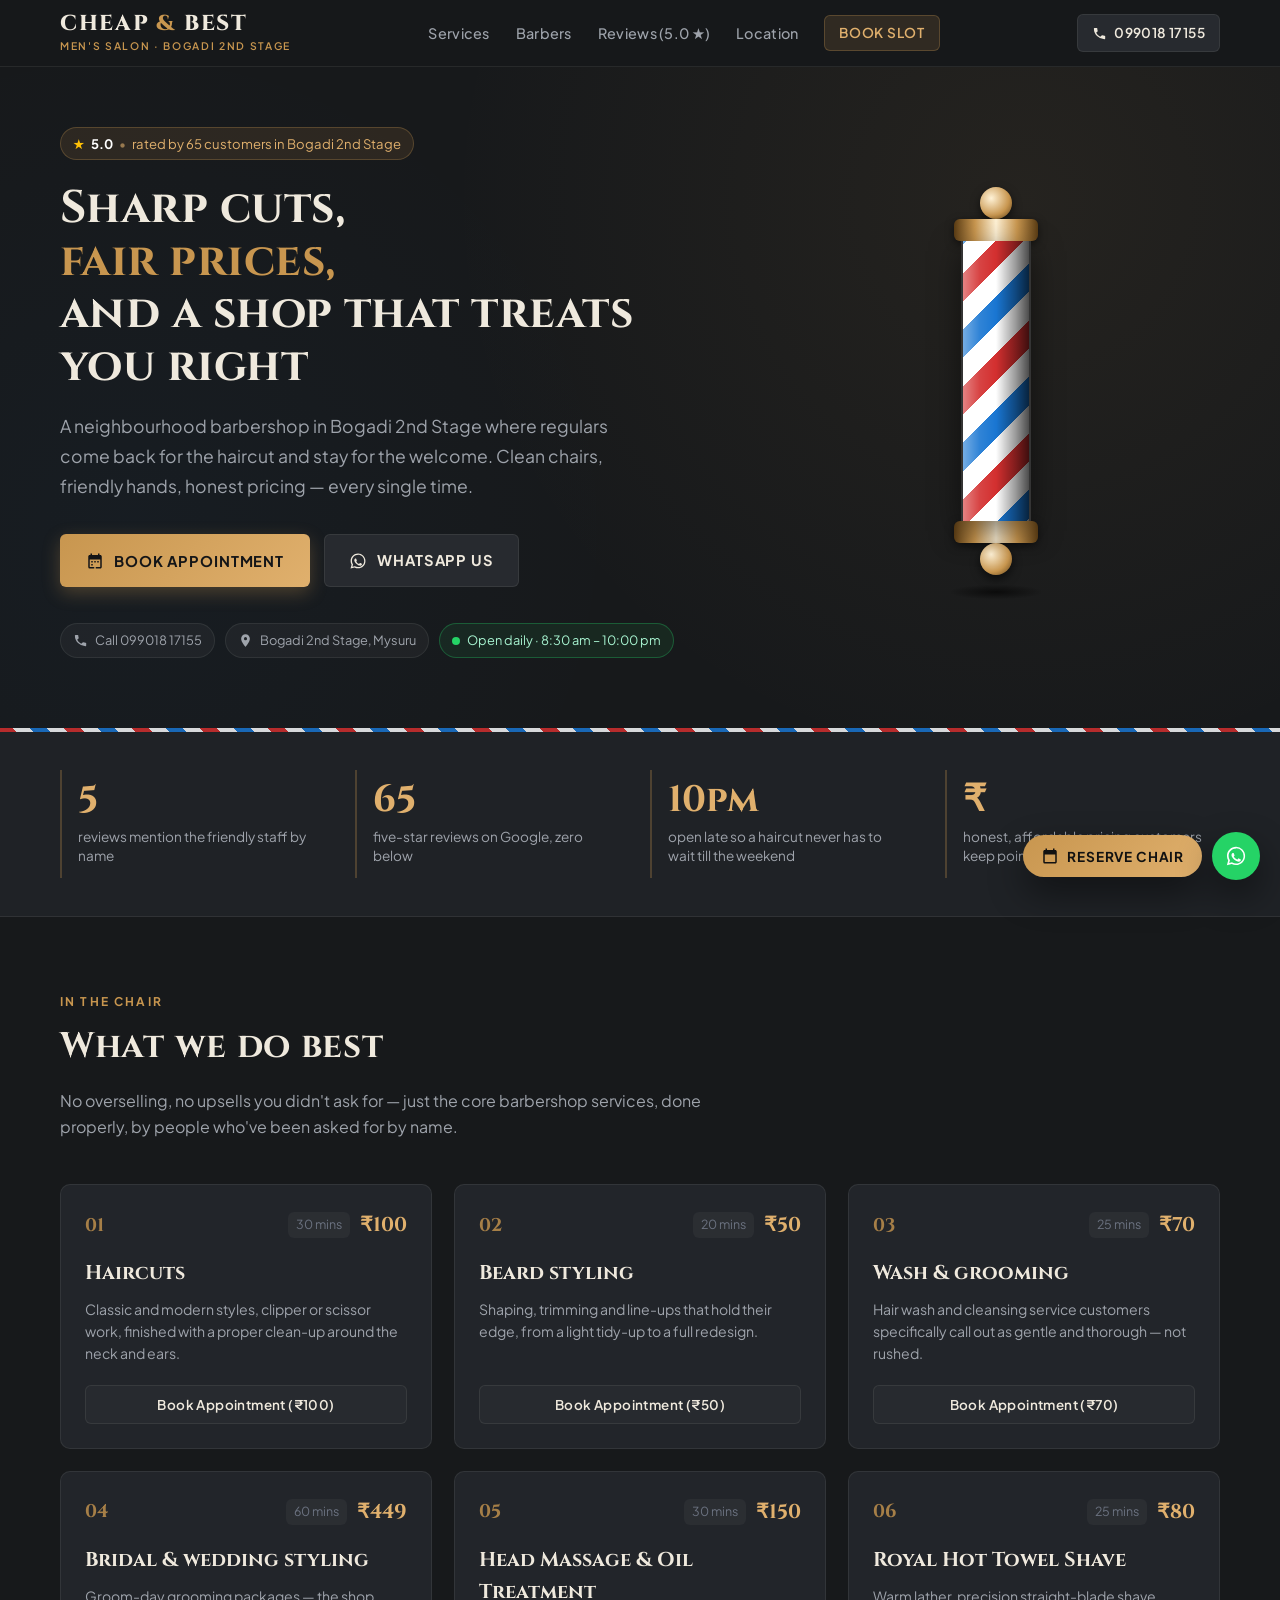
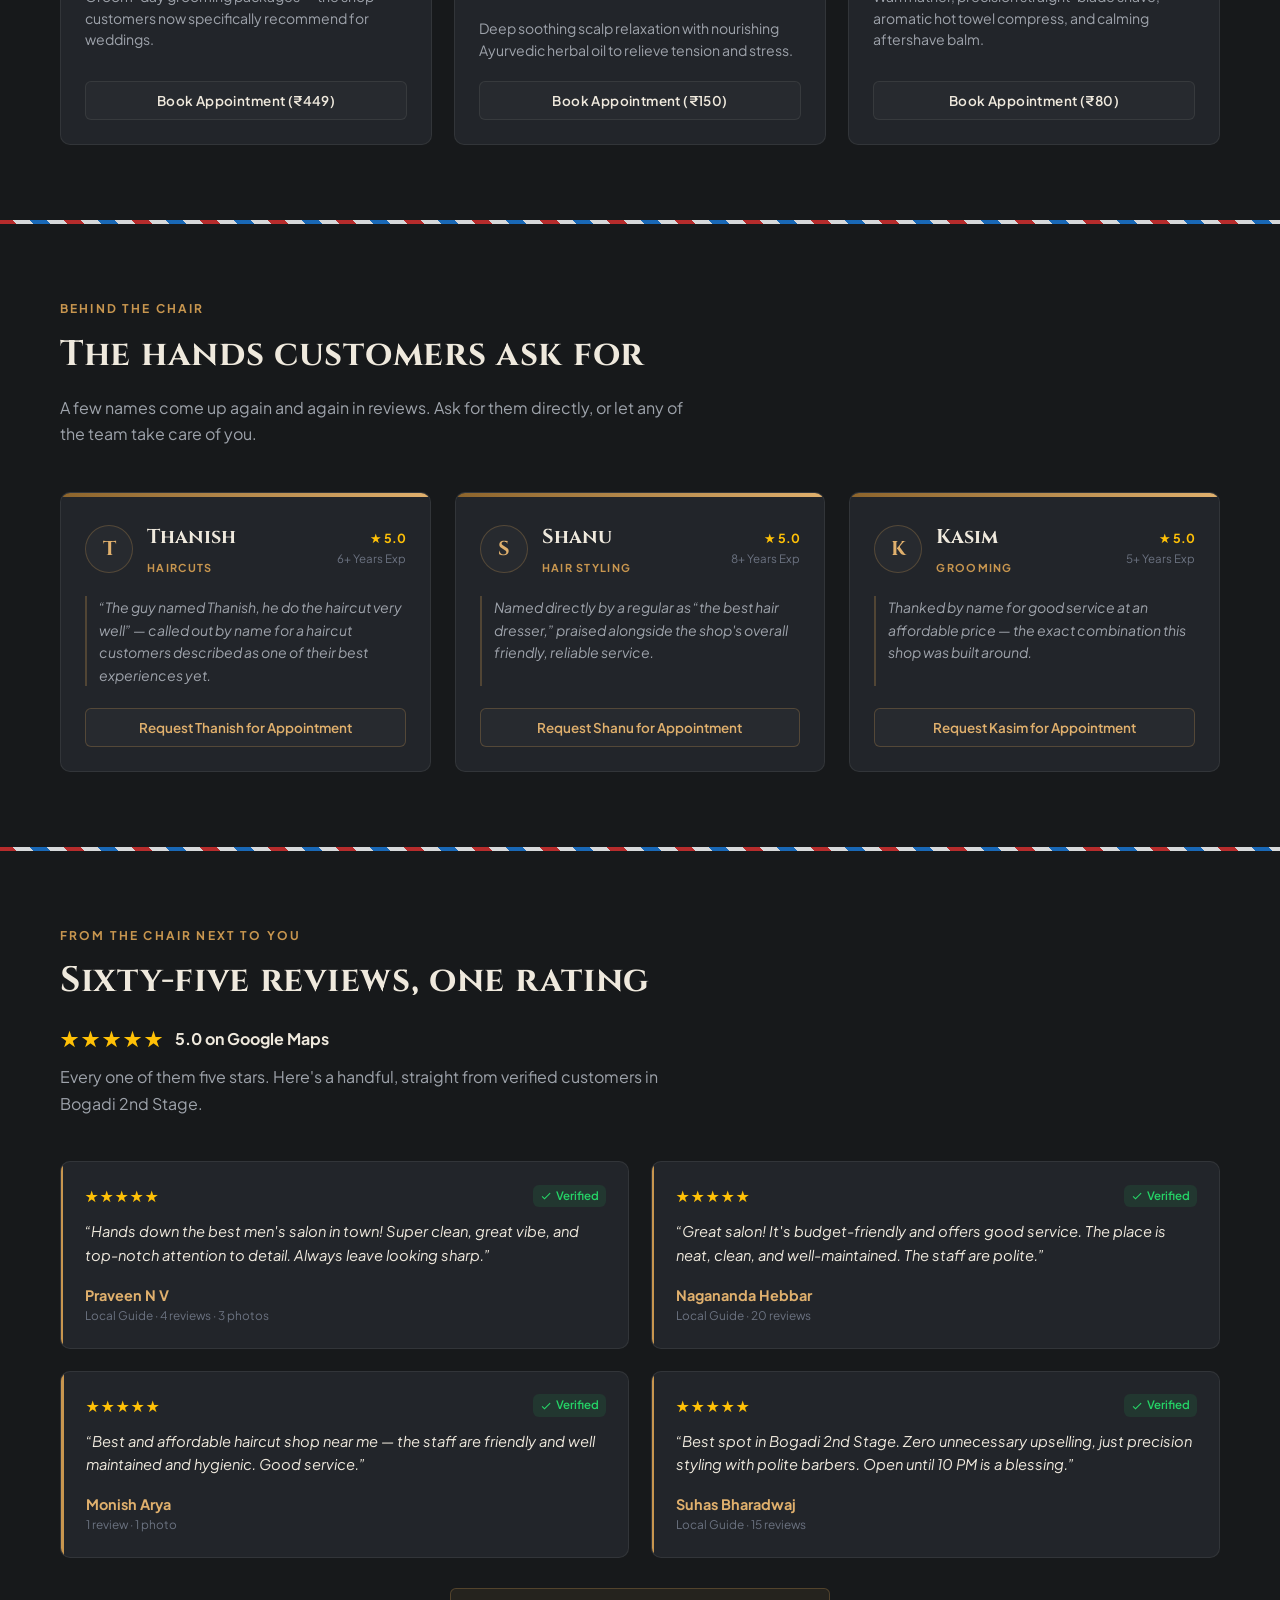
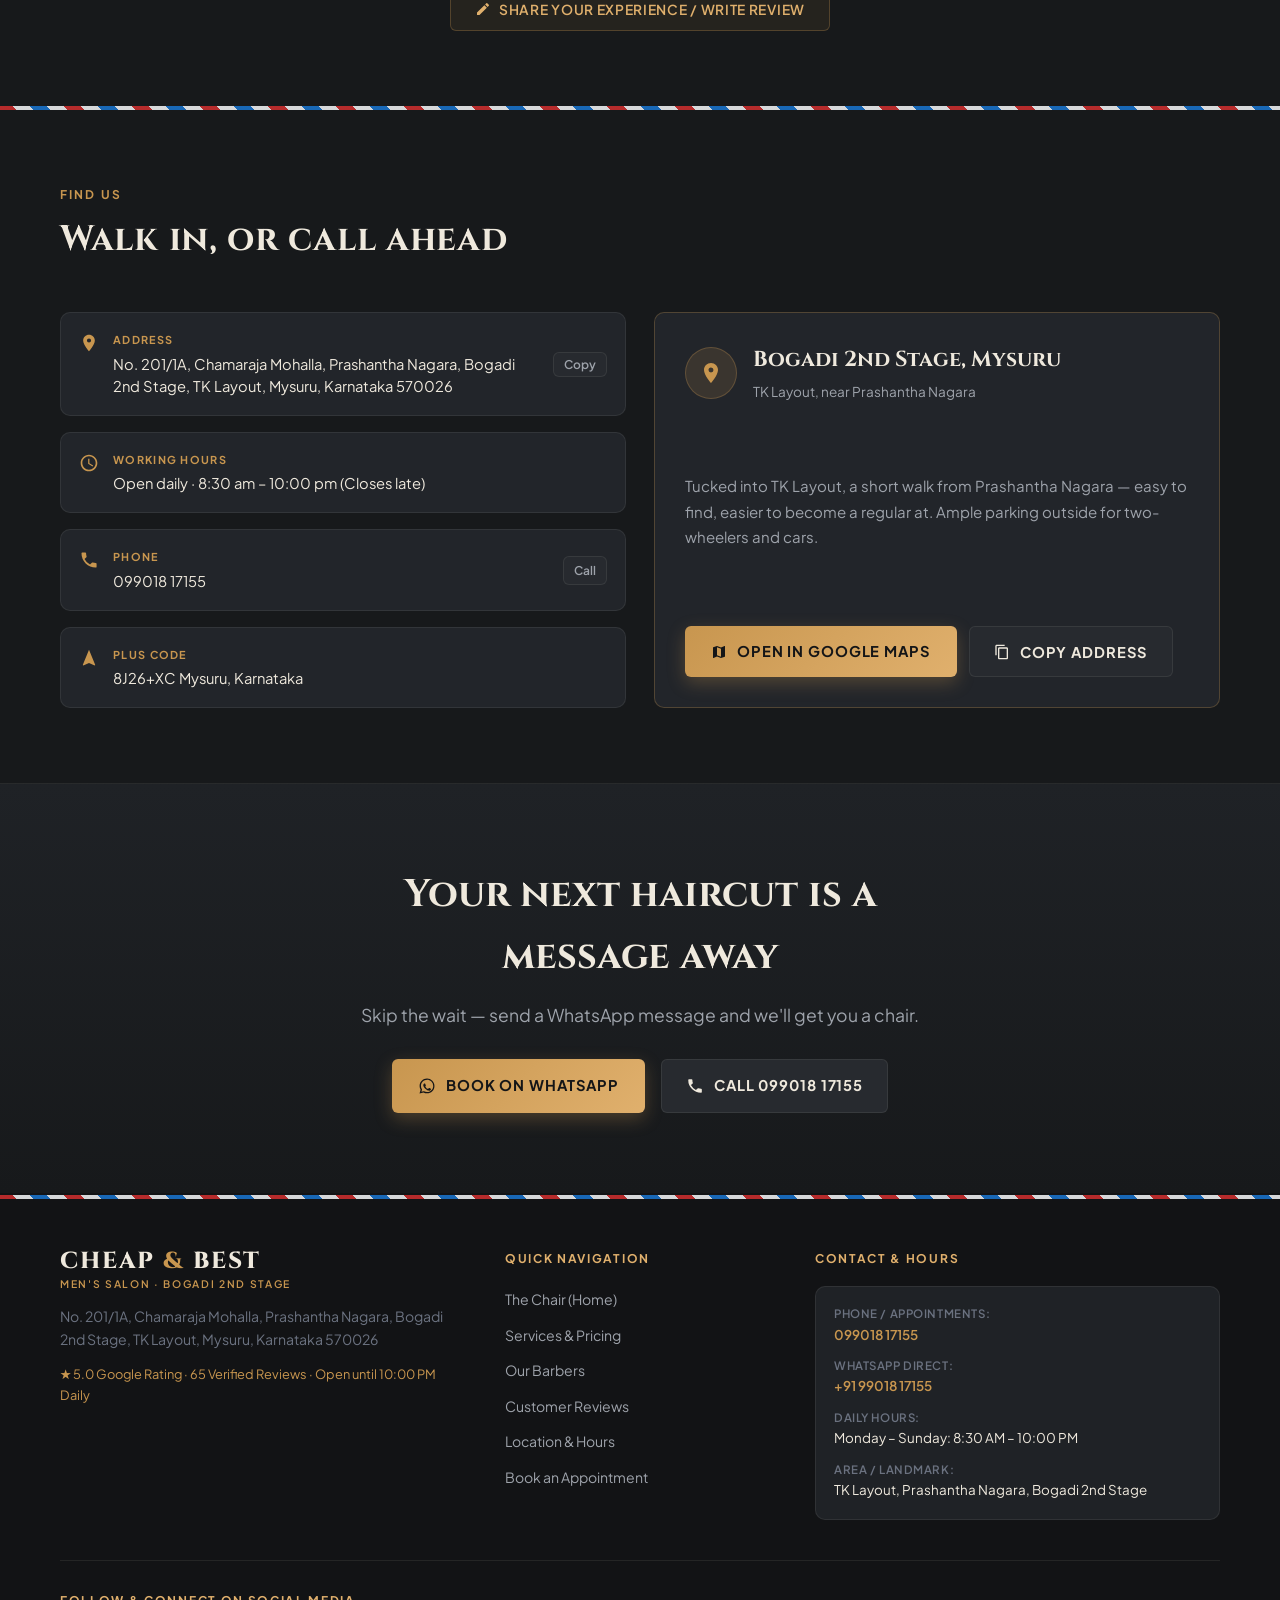
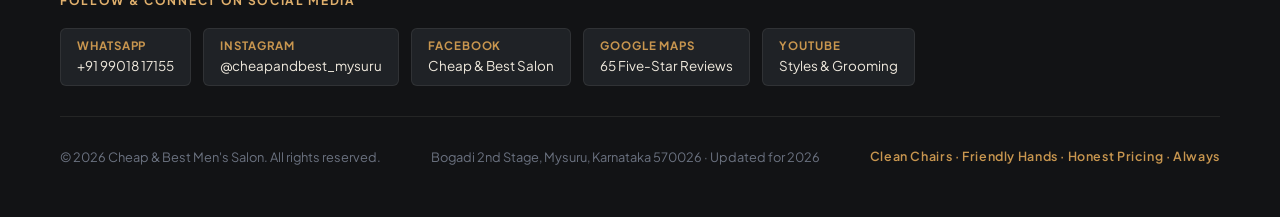
<file: website/index.html>
<!DOCTYPE html>
<html lang="en">
<head>
  <meta charset="UTF-8">
  <meta name="viewport" content="width=device-width, initial-scale=1.0">
  <title>Cheap & Best Men's Salon | Bogadi 2nd Stage, Mysuru</title>
  <meta name="description" content="A neighbourhood barbershop in Bogadi 2nd Stage where regulars come back for the haircut and stay for the welcome. Clean chairs, friendly hands, honest pricing.">
  <link rel="preconnect" href="https://fonts.googleapis.com">
  <link rel="preconnect" href="https://fonts.gstatic.com" crossorigin>
  <link href="https://fonts.googleapis.com/css2?family=Cinzel:wght@600;700;800&family=Plus+Jakarta+Sans:wght@400;500;600;700&display=swap" rel="stylesheet">
  <link rel="stylesheet" href="style.css">
</head>
<body>

  <!-- Top Sticky Announcement & Nav -->
  <header class="site-header">
    <div class="nav-container">
      <a href="#" class="brand">
        <div class="brand-title">CHEAP <span class="amp">&amp;</span> BEST</div>
        <div class="brand-sub">MEN'S SALON · BOGADI 2ND STAGE</div>
      </a>

      <nav class="nav-links" id="navLinks">
        <a href="#services">Services</a>
        <a href="#barbers">Barbers</a>
        <a href="#reviews">Reviews (5.0 ★)</a>
        <a href="#location">Location</a>
        <a href="#book" class="nav-btn-book" onclick="openBookingModal(); return false;">Book Slot</a>
      </nav>

      <div class="header-actions">
        <a href="tel:+919901817155" class="btn-call-nav">
          <svg width="15" height="15" viewBox="0 0 24 24" fill="currentColor"><path d="M6.62 10.79a15.05 15.05 0 006.59 6.59l2.2-2.2a1 1 0 011.02-.24 11.72 11.72 0 003.68.59 1 1 0 011 1V20a1 1 0 01-1 1A17 17 0 013 4a1 1 0 011-1h3.5a1 1 0 011 1 11.72 11.72 0 00.59 3.68 1 1 0 01-.24 1.02l-2.23 2.09z"/></svg>
          <span>099018 17155</span>
        </a>
        <button class="mobile-menu-toggle" id="mobileMenuToggle" aria-label="Toggle Navigation">
          <span></span><span></span><span></span>
        </button>
      </div>
    </div>
  </header>

  <main>
    <!-- HERO SECTION -->
    <section class="hero-section">
      <div class="hero-container">
        <div class="hero-content">
          <div class="rating-badge">
            <span class="star">★</span>
            <span class="rating-score">5.0</span>
            <span class="dot">•</span>
            <span class="rating-text">rated by 65 customers in Bogadi 2nd Stage</span>
          </div>

          <h1 class="hero-headline">
            Sharp cuts,<br>
            <span class="highlight-brass">fair prices,</span><br>
            and a shop that treats you right
          </h1>

          <p class="hero-lede">
            A neighbourhood barbershop in Bogadi 2nd Stage where regulars come back for the haircut and stay for the welcome. Clean chairs, friendly hands, honest pricing — every single time.
          </p>

          <div class="hero-cta-group">
            <button class="btn-primary" onclick="openBookingModal()">
              <svg width="18" height="18" viewBox="0 0 24 24" fill="currentColor"><path d="M19 4h-1V2h-2v2H8V2H6v2H5c-1.11 0-1.99.9-1.99 2L3 20a2 2 0 002 2h14c1.1 0 2-.9 2-2V6c0-1.1-.9-2-2-2zm0 16H5V10h14v10zM9 14H7v-2h2v2zm4 0h-2v-2h2v2zm4 0h-2v-2h2v2zm-8 4H7v-2h2v2zm4 4h-2v-2h2v2zm4 4h-2v-2h2v2z"/></svg>
              <span>BOOK APPOINTMENT</span>
            </button>
            <a href="https://wa.me/919901817155?text=Hi%2C%20I%27d%20like%20to%20book%20a%20chair%20at%20Cheap%20%26%20Best%20Men%27s%20Salon" target="_blank" rel="noopener" class="btn-secondary">
              <svg width="18" height="18" viewBox="0 0 24 24" fill="currentColor"><path d="M12.04 2c-5.46 0-9.91 4.45-9.91 9.91 0 1.75.46 3.45 1.32 4.95L2.05 22l5.25-1.38c1.45.79 3.08 1.21 4.74 1.21 5.46 0 9.91-4.45 9.91-9.91 0-2.65-1.03-5.14-2.9-7.01A9.816 9.816 0 0012.04 2m.01 1.67c2.2 0 4.26.86 5.82 2.42a8.225 8.225 0 012.41 5.83c0 4.54-3.7 8.24-8.24 8.24-1.42 0-2.82-.37-4.06-1.07l-.29-.17-3.12.82.83-3.04-.19-.3a8.216 8.216 0 01-1.26-4.38c0-4.54 3.7-8.24 8.24-8.24m4.52 11.64c-.25-.13-1.47-.72-1.7-.81-.23-.08-.39-.13-.56.13-.17.25-.64.81-.79.97-.14.17-.29.19-.54.06-.25-.13-1.06-.39-2.02-1.24-.74-.66-1.24-1.48-1.39-1.73-.14-.25-.02-.39.11-.51.11-.11.25-.29.37-.43.13-.14.17-.25.25-.41.08-.17.04-.31-.02-.44-.06-.13-.56-1.34-.76-1.84-.2-.49-.4-.42-.56-.43h-.47c-.17 0-.44.06-.67.31-.23.25-.88.86-.88 2.1 0 1.24.9 2.44 1.03 2.61.13.17 1.77 2.7 4.29 3.79.6.26 1.07.41 1.44.53.6.19 1.15.16 1.58.1.48-.07 1.47-.6 1.68-1.18.21-.58.21-1.07.15-1.18-.07-.12-.23-.19-.48-.31z"/></svg>
              <span>WHATSAPP US</span>
            </a>
          </div>

          <div class="hero-quick-info">
            <a href="tel:+919901817155" class="info-pill">
              <svg width="15" height="15" viewBox="0 0 24 24" fill="currentColor"><path d="M6.62 10.79a15.05 15.05 0 006.59 6.59l2.2-2.2a1 1 0 011.02-.24 11.72 11.72 0 003.68.59 1 1 0 011 1V20a1 1 0 01-1 1A17 17 0 013 4a1 1 0 011-1h3.5a1 1 0 011 1 11.72 11.72 0 00.59 3.68 1 1 0 01-.24 1.02l-2.23 2.09z"/></svg>
              <span>Call 099018 17155</span>
            </a>
            <a href="https://www.google.com/maps/search/?api=1&query=Cheap+and+Best+Men%27s+Salon+Bogadi+2nd+Stage+Mysuru" target="_blank" rel="noopener" class="info-pill">
              <svg width="15" height="15" viewBox="0 0 24 24" fill="currentColor"><path d="M12 2C8.13 2 5 5.13 5 9c0 5.25 7 13 7 13s7-7.75 7-13c0-3.87-3.13-7-7-7zm0 9.5a2.5 2.5 0 010-5 2.5 2.5 0 010 5z"/></svg>
              <span>Bogadi 2nd Stage, Mysuru</span>
            </a>
            <span class="info-pill status-open">
              <span class="pulse-dot"></span>
              <span>Open daily · 8:30 am – 10:00 pm</span>
            </span>
          </div>
        </div>

        <!-- Animated Barbershop Pole Graphic -->
        <div class="hero-pole-wrapper">
          <div class="barber-pole">
            <div class="pole-finial-top"></div>
            <div class="pole-cap-top"></div>
            <div class="pole-cylinder">
              <div class="pole-stripes"></div>
              <div class="pole-glass-gloss"></div>
            </div>
            <div class="pole-cap-bottom"></div>
            <div class="pole-finial-bottom"></div>
            <div class="pole-shadow"></div>
          </div>
        </div>
      </div>
    </section>

    <!-- BARBER STRIPE ACCENT DIVIDER -->
    <div class="barber-rule"></div>

    <!-- TRUST METRICS STRIP -->
    <section class="trust-strip">
      <div class="container trust-grid">
        <div class="trust-card">
          <div class="trust-num">5</div>
          <div class="trust-desc">reviews mention the friendly staff by name</div>
        </div>
        <div class="trust-card">
          <div class="trust-num">65</div>
          <div class="trust-desc">five-star reviews on Google, zero below</div>
        </div>
        <div class="trust-card">
          <div class="trust-num">10pm</div>
          <div class="trust-desc">open late so a haircut never has to wait till the weekend</div>
        </div>
        <div class="trust-card">
          <div class="trust-num">₹</div>
          <div class="trust-desc">honest, affordable pricing customers keep pointing out</div>
        </div>
      </div>
    </section>

    <!-- SERVICES SECTION -->
    <section class="section services-section" id="services">
      <div class="container">
        <div class="section-header">
          <span class="section-eyebrow">IN THE CHAIR</span>
          <h2 class="section-title">What we do best</h2>
          <p class="section-subtitle">
            No overselling, no upsells you didn't ask for — just the core barbershop services, done properly, by people who've been asked for by name.
          </p>
        </div>

        <div class="services-grid">
          <!-- 01 Haircuts -->
          <div class="service-card">
            <div class="service-top">
              <span class="service-num">01</span>
              <div class="service-meta">
                <span class="service-duration">30 mins</span>
                <span class="service-price">₹100</span>
              </div>
            </div>
            <h3 class="service-title">Haircuts</h3>
            <p class="service-desc">
              Classic and modern styles, clipper or scissor work, finished with a proper clean-up around the neck and ears.
            </p>
            <button class="btn-book-service" onclick="openBookingModal('Haircuts')">
              Book Appointment (₹100)
            </button>
          </div>

          <!-- 02 Beard styling -->
          <div class="service-card">
            <div class="service-top">
              <span class="service-num">02</span>
              <div class="service-meta">
                <span class="service-duration">20 mins</span>
                <span class="service-price">₹50</span>
              </div>
            </div>
            <h3 class="service-title">Beard styling</h3>
            <p class="service-desc">
              Shaping, trimming and line-ups that hold their edge, from a light tidy-up to a full redesign.
            </p>
            <button class="btn-book-service" onclick="openBookingModal('Beard styling')">
              Book Appointment (₹50)
            </button>
          </div>

          <!-- 03 Wash & grooming -->
          <div class="service-card">
            <div class="service-top">
              <span class="service-num">03</span>
              <div class="service-meta">
                <span class="service-duration">25 mins</span>
                <span class="service-price">₹70</span>
              </div>
            </div>
            <h3 class="service-title">Wash &amp; grooming</h3>
            <p class="service-desc">
              Hair wash and cleansing service customers specifically call out as gentle and thorough — not rushed.
            </p>
            <button class="btn-book-service" onclick="openBookingModal('Wash & grooming')">
              Book Appointment (₹70)
            </button>
          </div>

          <!-- 04 Bridal & wedding styling -->
          <div class="service-card">
            <div class="service-top">
              <span class="service-num">04</span>
              <div class="service-meta">
                <span class="service-duration">60 mins</span>
                <span class="service-price">₹449</span>
              </div>
            </div>
            <h3 class="service-title">Bridal &amp; wedding styling</h3>
            <p class="service-desc">
              Groom-day grooming packages — the shop customers now specifically recommend for weddings.
            </p>
            <button class="btn-book-service" onclick="openBookingModal('Bridal & wedding styling')">
              Book Appointment (₹449)
            </button>
          </div>

          <!-- 05 Head Massage -->
          <div class="service-card">
            <div class="service-top">
              <span class="service-num">05</span>
              <div class="service-meta">
                <span class="service-duration">30 mins</span>
                <span class="service-price">₹150</span>
              </div>
            </div>
            <h3 class="service-title">Head Massage &amp; Oil Treatment</h3>
            <p class="service-desc">
              Deep soothing scalp relaxation with nourishing Ayurvedic herbal oil to relieve tension and stress.
            </p>
            <button class="btn-book-service" onclick="openBookingModal('Head Massage & Oil Treatment')">
              Book Appointment (₹150)
            </button>
          </div>

          <!-- 06 Royal Shave -->
          <div class="service-card">
            <div class="service-top">
              <span class="service-num">06</span>
              <div class="service-meta">
                <span class="service-duration">25 mins</span>
                <span class="service-price">₹80</span>
              </div>
            </div>
            <h3 class="service-title">Royal Hot Towel Shave</h3>
            <p class="service-desc">
              Warm lather, precision straight-blade shave, aromatic hot towel compress, and calming aftershave balm.
            </p>
            <button class="btn-book-service" onclick="openBookingModal('Royal Hot Towel Shave')">
              Book Appointment (₹80)
            </button>
          </div>
        </div>
      </div>
    </section>

    <!-- BARBER STRIPE ACCENT DIVIDER -->
    <div class="barber-rule"></div>

    <!-- BARBERS SECTION -->
    <section class="section barbers-section" id="barbers">
      <div class="container">
        <div class="section-header">
          <span class="section-eyebrow">BEHIND THE CHAIR</span>
          <h2 class="section-title">The hands customers ask for</h2>
          <p class="section-subtitle">
            A few names come up again and again in reviews. Ask for them directly, or let any of the team take care of you.
          </p>
        </div>

        <div class="barbers-grid">
          <!-- Thanish -->
          <div class="barber-card">
            <div class="barber-top-line"></div>
            <div class="barber-body">
              <div class="barber-header">
                <div class="barber-avatar">T</div>
                <div class="barber-info">
                  <h3 class="barber-name">Thanish</h3>
                  <span class="barber-tag">HAIRCUTS</span>
                </div>
                <div class="barber-badge">
                  <span class="rating">★ 5.0</span>
                  <span class="exp">6+ Years Exp</span>
                </div>
              </div>
              <blockquote class="barber-quote">
                &ldquo;The guy named Thanish, he do the haircut very well&rdquo; — called out by name for a haircut customers described as one of their best experiences yet.
              </blockquote>
              <button class="btn-request-barber" onclick="openBookingModal(null, 'Thanish')">
                Request Thanish for Appointment
              </button>
            </div>
          </div>

          <!-- Shanu -->
          <div class="barber-card">
            <div class="barber-top-line"></div>
            <div class="barber-body">
              <div class="barber-header">
                <div class="barber-avatar">S</div>
                <div class="barber-info">
                  <h3 class="barber-name">Shanu</h3>
                  <span class="barber-tag">HAIR STYLING</span>
                </div>
                <div class="barber-badge">
                  <span class="rating">★ 5.0</span>
                  <span class="exp">8+ Years Exp</span>
                </div>
              </div>
              <blockquote class="barber-quote">
                Named directly by a regular as &ldquo;the best hair dresser,&rdquo; praised alongside the shop's overall friendly, reliable service.
              </blockquote>
              <button class="btn-request-barber" onclick="openBookingModal(null, 'Shanu')">
                Request Shanu for Appointment
              </button>
            </div>
          </div>

          <!-- Kasim -->
          <div class="barber-card">
            <div class="barber-top-line"></div>
            <div class="barber-body">
              <div class="barber-header">
                <div class="barber-avatar">K</div>
                <div class="barber-info">
                  <h3 class="barber-name">Kasim</h3>
                  <span class="barber-tag">GROOMING</span>
                </div>
                <div class="barber-badge">
                  <span class="rating">★ 5.0</span>
                  <span class="exp">5+ Years Exp</span>
                </div>
              </div>
              <blockquote class="barber-quote">
                Thanked by name for good service at an affordable price — the exact combination this shop was built around.
              </blockquote>
              <button class="btn-request-barber" onclick="openBookingModal(null, 'Kasim')">
                Request Kasim for Appointment
              </button>
            </div>
          </div>
        </div>
      </div>
    </section>

    <!-- BARBER STRIPE ACCENT DIVIDER -->
    <div class="barber-rule"></div>

    <!-- REVIEWS SECTION -->
    <section class="section reviews-section" id="reviews">
      <div class="container">
        <div class="section-header">
          <span class="section-eyebrow">FROM THE CHAIR NEXT TO YOU</span>
          <h2 class="section-title">Sixty-five reviews, one rating</h2>
          <div class="rating-stars-row">
            <span class="stars">★★★★★</span>
            <span class="score">5.0 on Google Maps</span>
          </div>
          <p class="section-subtitle">
            Every one of them five stars. Here's a handful, straight from verified customers in Bogadi 2nd Stage.
          </p>
        </div>

        <div class="reviews-grid" id="reviewsContainer">
          <!-- Review 1 -->
          <div class="review-card">
            <div class="review-line"></div>
            <div class="review-content">
              <div class="review-stars-header">
                <span class="stars">★★★★★</span>
                <span class="verified-tag">
                  <svg width="12" height="12" viewBox="0 0 24 24" fill="currentColor"><path d="M9 16.17L4.83 12l-1.42 1.41L9 19 21 7l-1.41-1.41z"/></svg>
                  Verified
                </span>
              </div>
              <p class="review-quote">&ldquo;Hands down the best men's salon in town! Super clean, great vibe, and top-notch attention to detail. Always leave looking sharp.&rdquo;</p>
              <div class="review-author-row">
                <strong class="author-name">Praveen N V</strong>
                <span class="author-meta">Local Guide · 4 reviews · 3 photos</span>
              </div>
            </div>
          </div>

          <!-- Review 2 -->
          <div class="review-card">
            <div class="review-line"></div>
            <div class="review-content">
              <div class="review-stars-header">
                <span class="stars">★★★★★</span>
                <span class="verified-tag">
                  <svg width="12" height="12" viewBox="0 0 24 24" fill="currentColor"><path d="M9 16.17L4.83 12l-1.42 1.41L9 19 21 7l-1.41-1.41z"/></svg>
                  Verified
                </span>
              </div>
              <p class="review-quote">&ldquo;Great salon! It's budget-friendly and offers good service. The place is neat, clean, and well-maintained. The staff are polite.&rdquo;</p>
              <div class="review-author-row">
                <strong class="author-name">Nagananda Hebbar</strong>
                <span class="author-meta">Local Guide · 20 reviews</span>
              </div>
            </div>
          </div>

          <!-- Review 3 -->
          <div class="review-card">
            <div class="review-line"></div>
            <div class="review-content">
              <div class="review-stars-header">
                <span class="stars">★★★★★</span>
                <span class="verified-tag">
                  <svg width="12" height="12" viewBox="0 0 24 24" fill="currentColor"><path d="M9 16.17L4.83 12l-1.42 1.41L9 19 21 7l-1.41-1.41z"/></svg>
                  Verified
                </span>
              </div>
              <p class="review-quote">&ldquo;Best and affordable haircut shop near me — the staff are friendly and well maintained and hygienic. Good service.&rdquo;</p>
              <div class="review-author-row">
                <strong class="author-name">Monish Arya</strong>
                <span class="author-meta">1 review · 1 photo</span>
              </div>
            </div>
          </div>

          <!-- Review 4 -->
          <div class="review-card">
            <div class="review-line"></div>
            <div class="review-content">
              <div class="review-stars-header">
                <span class="stars">★★★★★</span>
                <span class="verified-tag">
                  <svg width="12" height="12" viewBox="0 0 24 24" fill="currentColor"><path d="M9 16.17L4.83 12l-1.42 1.41L9 19 21 7l-1.41-1.41z"/></svg>
                  Verified
                </span>
              </div>
              <p class="review-quote">&ldquo;Best spot in Bogadi 2nd Stage. Zero unnecessary upselling, just precision styling with polite barbers. Open until 10 PM is a blessing.&rdquo;</p>
              <div class="review-author-row">
                <strong class="author-name">Suhas Bharadwaj</strong>
                <span class="author-meta">Local Guide · 15 reviews</span>
              </div>
            </div>
          </div>
        </div>

        <div class="review-action-wrap">
          <button class="btn-write-review" onclick="openReviewModal()">
            <svg width="16" height="16" viewBox="0 0 24 24" fill="currentColor"><path d="M3 17.25V21h3.75L17.81 9.94l-3.75-3.75L3 17.25zM20.71 7.04a.996.996 0 000-1.41l-2.34-2.34a.996.996 0 00-1.41 0l-1.83 1.83 3.75 3.75 1.83-1.83z"/></svg>
            <span>SHARE YOUR EXPERIENCE / WRITE REVIEW</span>
          </button>
        </div>
      </div>
    </section>

    <!-- BARBER STRIPE ACCENT DIVIDER -->
    <div class="barber-rule"></div>

    <!-- LOCATION & HOURS SECTION -->
    <section class="section location-section" id="location">
      <div class="container">
        <div class="section-header">
          <span class="section-eyebrow">FIND US</span>
          <h2 class="section-title">Walk in, or call ahead</h2>
        </div>

        <div class="location-layout">
          <!-- Details List -->
          <div class="location-details">
            <div class="loc-item" onclick="copyAddress()">
              <div class="loc-icon">
                <svg width="20" height="20" viewBox="0 0 24 24" fill="currentColor"><path d="M12 2C8.13 2 5 5.13 5 9c0 5.25 7 13 7 13s7-7.75 7-13c0-3.87-3.13-7-7-7zm0 9.5a2.5 2.5 0 010-5 2.5 2.5 0 010 5z"/></svg>
              </div>
              <div class="loc-info">
                <span class="loc-label">ADDRESS</span>
                <p class="loc-val">No. 201/1A, Chamaraja Mohalla, Prashantha Nagara, Bogadi 2nd Stage, TK Layout, Mysuru, Karnataka 570026</p>
              </div>
              <button class="btn-copy-chip" title="Copy Address">Copy</button>
            </div>

            <div class="loc-item">
              <div class="loc-icon">
                <svg width="20" height="20" viewBox="0 0 24 24" fill="currentColor"><path d="M11.99 2C6.47 2 2 6.48 2 12s4.47 10 9.99 10C17.52 22 22 17.52 22 12S17.52 2 11.99 2zM12 20c-4.42 0-8-3.58-8-8s3.58-8 8-8 8 3.58 8 8-3.58 8-8 8zm.5-13H11v6l5.25 3.15.75-1.23-4.5-2.67z"/></svg>
              </div>
              <div class="loc-info">
                <span class="loc-label">WORKING HOURS</span>
                <p class="loc-val">Open daily · 8:30 am – 10:00 pm (Closes late)</p>
              </div>
            </div>

            <div class="loc-item" onclick="window.location.href='tel:+919901817155'">
              <div class="loc-icon">
                <svg width="20" height="20" viewBox="0 0 24 24" fill="currentColor"><path d="M6.62 10.79a15.05 15.05 0 006.59 6.59l2.2-2.2a1 1 0 011.02-.24 11.72 11.72 0 003.68.59 1 1 0 011 1V20a1 1 0 01-1 1A17 17 0 013 4a1 1 0 011-1h3.5a1 1 0 011 1 11.72 11.72 0 00.59 3.68 1 1 0 01-.24 1.02l-2.23 2.09z"/></svg>
              </div>
              <div class="loc-info">
                <span class="loc-label">PHONE</span>
                <p class="loc-val">099018 17155</p>
              </div>
              <a href="tel:+919901817155" class="btn-copy-chip">Call</a>
            </div>

            <div class="loc-item">
              <div class="loc-icon">
                <svg width="20" height="20" viewBox="0 0 24 24" fill="currentColor"><path d="M12 2L4.5 20.29l.71.71L12 18l6.79 3 .71-.71z"/></svg>
              </div>
              <div class="loc-info">
                <span class="loc-label">PLUS CODE</span>
                <p class="loc-val">8J26+XC Mysuru, Karnataka</p>
              </div>
            </div>
          </div>

          <!-- Interactive Map Guide Card -->
          <div class="location-map-card">
            <div class="map-card-header">
              <div class="pin-circle">
                <svg width="24" height="24" viewBox="0 0 24 24" fill="currentColor"><path d="M12 2C8.13 2 5 5.13 5 9c0 5.25 7 13 7 13s7-7.75 7-13c0-3.87-3.13-7-7-7zm0 9.5a2.5 2.5 0 010-5 2.5 2.5 0 010 5z"/></svg>
              </div>
              <div>
                <h3 class="map-card-title">Bogadi 2nd Stage, Mysuru</h3>
                <span class="map-card-sub">TK Layout, near Prashantha Nagara</span>
              </div>
            </div>

            <p class="map-card-desc">
              Tucked into TK Layout, a short walk from Prashantha Nagara — easy to find, easier to become a regular at. Ample parking outside for two-wheelers and cars.
            </p>

            <div class="map-actions">
              <a href="https://www.google.com/maps/search/?api=1&query=Cheap+and+Best+Men%27s+Salon+Bogadi+2nd+Stage+Mysuru" target="_blank" rel="noopener" class="btn-primary">
                <svg width="16" height="16" viewBox="0 0 24 24" fill="currentColor"><path d="M20.5 3l-.16.03L15 5.1 9 3 3.36 4.9c-.21.07-.36.25-.36.48V20.5c0 .28.22.5.5.5l.16-.03L9 18.9l6 2.1 5.64-1.9c.21-.07.36-.25.36-.48V3.5c0-.28-.22-.5-.5-.5zM15 19l-6-2.11V5l6 2.11V19z"/></svg>
                <span>OPEN IN GOOGLE MAPS</span>
              </a>
              <button class="btn-secondary" onclick="copyAddress()">
                <svg width="16" height="16" viewBox="0 0 24 24" fill="currentColor"><path d="M16 1H4c-1.1 0-2 .9-2 2v14h2V3h12V1zm3 4H8c-1.1 0-2 .9-2 2v14c0 1.1.9 2 2 2h11c1.1 0 2-.9 2-2V7c0-1.1-.9-2-2-2zm0 16H8V7h11v14z"/></svg>
                <span>COPY ADDRESS</span>
              </button>
            </div>
          </div>
        </div>
      </div>
    </section>

    <!-- FINAL CTA SECTION -->
    <section class="final-cta">
      <div class="container cta-content">
        <h2 class="cta-title">Your next haircut is a message away</h2>
        <p class="cta-subtitle">Skip the wait — send a WhatsApp message and we'll get you a chair.</p>
        <div class="cta-buttons">
          <a href="https://wa.me/919901817155?text=Hi%20Cheap%20%26%20Best%2C%20I%27d%20like%20to%20book%20a%20chair%20today%20at%20Bogadi%202nd%20Stage" target="_blank" rel="noopener" class="btn-primary">
            <svg width="18" height="18" viewBox="0 0 24 24" fill="currentColor"><path d="M12.04 2c-5.46 0-9.91 4.45-9.91 9.91 0 1.75.46 3.45 1.32 4.95L2.05 22l5.25-1.38c1.45.79 3.08 1.21 4.74 1.21 5.46 0 9.91-4.45 9.91-9.91 0-2.65-1.03-5.14-2.9-7.01A9.816 9.816 0 0012.04 2m.01 1.67c2.2 0 4.26.86 5.82 2.42a8.225 8.225 0 012.41 5.83c0 4.54-3.7 8.24-8.24 8.24-1.42 0-2.82-.37-4.06-1.07l-.29-.17-3.12.82.83-3.04-.19-.3a8.216 8.216 0 01-1.26-4.38c0-4.54 3.7-8.24 8.24-8.24m4.52 11.64c-.25-.13-1.47-.72-1.7-.81-.23-.08-.39-.13-.56.13-.17.25-.64.81-.79.97-.14.17-.29.19-.54.06-.25-.13-1.06-.39-2.02-1.24-.74-.66-1.24-1.48-1.39-1.73-.14-.25-.02-.39.11-.51.11-.11.25-.29.37-.43.13-.14.17-.25.25-.41.08-.17.04-.31-.02-.44-.06-.13-.56-1.34-.76-1.84-.2-.49-.4-.42-.56-.43h-.47c-.17 0-.44.06-.67.31-.23.25-.88.86-.88 2.1 0 1.24.9 2.44 1.03 2.61.13.17 1.77 2.7 4.29 3.79.6.26 1.07.41 1.44.53.6.19 1.15.16 1.58.1.48-.07 1.47-.6 1.68-1.18.21-.58.21-1.07.15-1.18-.07-.12-.23-.19-.48-.31z"/></svg>
            <span>BOOK ON WHATSAPP</span>
          </a>
          <a href="tel:+919901817155" class="btn-secondary">
            <svg width="18" height="18" viewBox="0 0 24 24" fill="currentColor"><path d="M6.62 10.79a15.05 15.05 0 006.59 6.59l2.2-2.2a1 1 0 011.02-.24 11.72 11.72 0 003.68.59 1 1 0 011 1V20a1 1 0 01-1 1A17 17 0 013 4a1 1 0 011-1h3.5a1 1 0 011 1 11.72 11.72 0 00.59 3.68 1 1 0 01-.24 1.02l-2.23 2.09z"/></svg>
            <span>CALL 099018 17155</span>
          </a>
        </div>
      </div>
    </section>
  </main>

  <!-- COMPREHENSIVE FOOTER -->
  <footer class="site-footer">
    <div class="barber-rule"></div>
    <div class="container footer-container">
      <div class="footer-top">
        <div class="footer-brand">
          <div class="brand-title">CHEAP <span class="amp">&amp;</span> BEST</div>
          <div class="brand-sub">MEN'S SALON · BOGADI 2ND STAGE</div>
          <p class="footer-tagline">
            No. 201/1A, Chamaraja Mohalla, Prashantha Nagara, Bogadi 2nd Stage, TK Layout, Mysuru, Karnataka 570026
          </p>
          <div class="footer-stats-note">
            <span>★ 5.0 Google Rating</span> · <span>65 Verified Reviews</span> · <span>Open until 10:00 PM Daily</span>
          </div>
        </div>

        <div class="footer-nav-col">
          <h4 class="footer-col-title">QUICK NAVIGATION</h4>
          <ul class="footer-links">
            <li><a href="#">The Chair (Home)</a></li>
            <li><a href="#services">Services &amp; Pricing</a></li>
            <li><a href="#barbers">Our Barbers</a></li>
            <li><a href="#reviews">Customer Reviews</a></li>
            <li><a href="#location">Location &amp; Hours</a></li>
            <li><a href="#" onclick="openBookingModal(); return false;">Book an Appointment</a></li>
          </ul>
        </div>

        <div class="footer-contact-col">
          <h4 class="footer-col-title">CONTACT &amp; HOURS</h4>
          <div class="footer-contact-card">
            <div class="contact-row">
              <span class="label">Phone / Appointments:</span>
              <a href="tel:+919901817155" class="value highlight">099018 17155</a>
            </div>
            <div class="contact-row">
              <span class="label">WhatsApp Direct:</span>
              <a href="https://wa.me/919901817155" target="_blank" rel="noopener" class="value highlight">+91 99018 17155</a>
            </div>
            <div class="contact-row">
              <span class="label">Daily Hours:</span>
              <span class="value">Monday – Sunday: 8:30 AM – 10:00 PM</span>
            </div>
            <div class="contact-row">
              <span class="label">Area / Landmark:</span>
              <span class="value">TK Layout, Prashantha Nagara, Bogadi 2nd Stage</span>
            </div>
          </div>
        </div>
      </div>

      <div class="footer-social-wrap">
        <h4 class="footer-col-title">FOLLOW &amp; CONNECT ON SOCIAL MEDIA</h4>
        <div class="social-chips">
          <a href="https://wa.me/919901817155?text=Hi%2C%20I%27d%20like%20to%20book%20an%20appointment" target="_blank" rel="noopener" class="social-chip">
            <span class="s-name">WhatsApp</span>
            <span class="s-handle">+91 99018 17155</span>
          </a>
          <a href="https://www.instagram.com/cheapandbest_mysuru" target="_blank" rel="noopener" class="social-chip">
            <span class="s-name">Instagram</span>
            <span class="s-handle">@cheapandbest_mysuru</span>
          </a>
          <a href="https://www.facebook.com/cheapandbestsalonmysuru" target="_blank" rel="noopener" class="social-chip">
            <span class="s-name">Facebook</span>
            <span class="s-handle">Cheap &amp; Best Salon</span>
          </a>
          <a href="https://www.google.com/maps/search/?api=1&query=Cheap+and+Best+Men%27s+Salon+Bogadi+2nd+Stage+Mysuru" target="_blank" rel="noopener" class="social-chip">
            <span class="s-name">Google Maps</span>
            <span class="s-handle">65 Five-Star Reviews</span>
          </a>
          <a href="https://www.youtube.com/@cheapandbestmysuru" target="_blank" rel="noopener" class="social-chip">
            <span class="s-name">YouTube</span>
            <span class="s-handle">Styles &amp; Grooming</span>
          </a>
        </div>
      </div>

      <div class="footer-bottom">
        <p class="copyright">&copy; <span id="currentYear">2026</span> Cheap &amp; Best Men's Salon. All rights reserved.</p>
        <p class="footer-subtext">Bogadi 2nd Stage, Mysuru, Karnataka 570026 · Updated for 2026</p>
        <p class="footer-promise">Clean Chairs · Friendly Hands · Honest Pricing · Always</p>
      </div>
    </div>
  </footer>

  <!-- BOOKING MODAL -->
  <div class="modal-backdrop" id="bookingModal">
    <div class="modal-dialog">
      <button class="modal-close" onclick="closeBookingModal()">&times;</button>
      <div class="modal-header">
        <span class="modal-eyebrow">BOOK APPOINTMENT</span>
        <h3 class="modal-title">Skip the wait in Bogadi</h3>
      </div>
      <form id="bookingForm" onsubmit="handleBookingSubmit(event)">
        <!-- Service Selector -->
        <div class="form-group">
          <label class="form-label">1. CHOOSE SERVICE</label>
          <div class="chip-select-row" id="serviceOptions">
            <label class="chip-option"><input type="radio" name="service" value="Haircuts (₹100)" checked><span>Haircuts (₹100)</span></label>
            <label class="chip-option"><input type="radio" name="service" value="Beard styling (₹50)"><span>Beard styling (₹50)</span></label>
            <label class="chip-option"><input type="radio" name="service" value="Wash & grooming (₹70)"><span>Wash &amp; grooming (₹70)</span></label>
            <label class="chip-option"><input type="radio" name="service" value="Bridal & wedding styling (₹449)"><span>Wedding styling (₹449)</span></label>
            <label class="chip-option"><input type="radio" name="service" value="Head Massage (₹150)"><span>Head Massage (₹150)</span></label>
            <label class="chip-option"><input type="radio" name="service" value="Royal Hot Towel Shave (₹80)"><span>Royal Shave (₹80)</span></label>
          </div>
        </div>

        <!-- Barber Selector -->
        <div class="form-group">
          <label class="form-label">2. PREFERRED BARBER</label>
          <div class="chip-select-row" id="barberOptions">
            <label class="chip-option"><input type="radio" name="barber" value="Any Available Stylist" checked><span>Any Stylist</span></label>
            <label class="chip-option"><input type="radio" name="barber" value="Thanish"><span>Thanish</span></label>
            <label class="chip-option"><input type="radio" name="barber" value="Shanu"><span>Shanu</span></label>
            <label class="chip-option"><input type="radio" name="barber" value="Kasim"><span>Kasim</span></label>
          </div>
        </div>

        <!-- Date & Time -->
        <div class="form-group">
          <label class="form-label">3. DAY &amp; PREFERRED TIME</label>
          <div class="chip-select-row">
            <label class="chip-option"><input type="radio" name="day" value="Today" checked><span>Today</span></label>
            <label class="chip-option"><input type="radio" name="day" value="Tomorrow"><span>Tomorrow</span></label>
            <label class="chip-option"><input type="radio" name="day" value="This Weekend"><span>This Weekend</span></label>
          </div>
          <div class="chip-select-row time-slots">
            <label class="chip-option"><input type="radio" name="time" value="10:00 AM"><span>10:00 AM</span></label>
            <label class="chip-option"><input type="radio" name="time" value="12:00 PM"><span>12:00 PM</span></label>
            <label class="chip-option"><input type="radio" name="time" value="2:30 PM"><span>2:30 PM</span></label>
            <label class="chip-option"><input type="radio" name="time" value="4:00 PM" checked><span>4:00 PM</span></label>
            <label class="chip-option"><input type="radio" name="time" value="6:30 PM"><span>6:30 PM</span></label>
            <label class="chip-option"><input type="radio" name="time" value="8:30 PM"><span>8:30 PM</span></label>
          </div>
        </div>

        <!-- Contact Inputs -->
        <div class="form-group">
          <label class="form-label">4. YOUR DETAILS</label>
          <input type="text" id="custName" class="form-input" placeholder="Your Name" required>
          <input type="tel" id="custPhone" class="form-input" placeholder="Phone Number" required>
        </div>

        <div class="modal-actions">
          <button type="submit" class="btn-primary full-width">
            <span>CONFIRM &amp; BOOK VIA WHATSAPP (INSTANT)</span>
          </button>
        </div>
      </form>
    </div>
  </div>

  <!-- WRITE REVIEW MODAL -->
  <div class="modal-backdrop" id="reviewModal">
    <div class="modal-dialog">
      <button class="modal-close" onclick="closeReviewModal()">&times;</button>
      <div class="modal-header">
        <span class="modal-eyebrow">COMMUNITY FEEDBACK</span>
        <h3 class="modal-title">Write a Review</h3>
        <p class="modal-subtitle">Help your neighbours in Bogadi know what to expect.</p>
      </div>
      <form id="reviewForm" onsubmit="handleReviewSubmit(event)">
        <div class="form-group">
          <label class="form-label">STAR RATING</label>
          <div class="star-rating-picker" id="starPicker">
            <span class="pick-star active" data-val="1">★</span>
            <span class="pick-star active" data-val="2">★</span>
            <span class="pick-star active" data-val="3">★</span>
            <span class="pick-star active" data-val="4">★</span>
            <span class="pick-star active" data-val="5">★</span>
          </div>
          <input type="hidden" id="reviewRatingVal" value="5">
        </div>
        <div class="form-group">
          <label class="form-label">YOUR NAME</label>
          <input type="text" id="reviewAuthor" class="form-input" placeholder="e.g. Ramesh Kumar" required>
        </div>
        <div class="form-group">
          <label class="form-label">YOUR EXPERIENCE</label>
          <textarea id="reviewText" class="form-input form-textarea" rows="4" placeholder="Tell us how your haircut or grooming went..." required></textarea>
        </div>
        <div class="modal-actions">
          <button type="submit" class="btn-primary full-width">
            <span>SUBMIT REVIEW</span>
          </button>
        </div>
      </form>
    </div>
  </div>

  <!-- FLOATING WHATSAPP & BOOKING DOCK -->
  <div class="floating-dock">
    <button class="dock-btn-book" onclick="openBookingModal()">
      <svg width="18" height="18" viewBox="0 0 24 24" fill="currentColor"><path d="M19 4h-1V2h-2v2H8V2H6v2H5c-1.11 0-1.99.9-1.99 2L3 20a2 2 0 002 2h14c1.1 0 2-.9 2-2V6c0-1.1-.9-2-2-2zm0 16H5V10h14v10z"/></svg>
      <span>RESERVE CHAIR</span>
    </button>
    <a href="https://wa.me/919901817155?text=Hi%2C%20I%27d%20like%20to%20book%20a%20chair" target="_blank" rel="noopener" class="dock-btn-wa" title="Chat on WhatsApp">
      <svg width="22" height="22" viewBox="0 0 24 24" fill="currentColor"><path d="M12.04 2c-5.46 0-9.91 4.45-9.91 9.91 0 1.75.46 3.45 1.32 4.95L2.05 22l5.25-1.38c1.45.79 3.08 1.21 4.74 1.21 5.46 0 9.91-4.45 9.91-9.91 0-2.65-1.03-5.14-2.9-7.01A9.816 9.816 0 0012.04 2m.01 1.67c2.2 0 4.26.86 5.82 2.42a8.225 8.225 0 012.41 5.83c0 4.54-3.7 8.24-8.24 8.24-1.42 0-2.82-.37-4.06-1.07l-.29-.17-3.12.82.83-3.04-.19-.3a8.216 8.216 0 01-1.26-4.38c0-4.54 3.7-8.24 8.24-8.24m4.52 11.64c-.25-.13-1.47-.72-1.7-.81-.23-.08-.39-.13-.56.13-.17.25-.64.81-.79.97-.14.17-.29.19-.54.06-.25-.13-1.06-.39-2.02-1.24-.74-.66-1.24-1.48-1.39-1.73-.14-.25-.02-.39.11-.51.11-.11.25-.29.37-.43.13-.14.17-.25.25-.41.08-.17.04-.31-.02-.44-.06-.13-.56-1.34-.76-1.84-.2-.49-.4-.42-.56-.43h-.47c-.17 0-.44.06-.67.31-.23.25-.88.86-.88 2.1 0 1.24.9 2.44 1.03 2.61.13.17 1.77 2.7 4.29 3.79.6.26 1.07.41 1.44.53.6.19 1.15.16 1.58.1.48-.07 1.47-.6 1.68-1.18.21-.58.21-1.07.15-1.18-.07-.12-.23-.19-.48-.31z"/></svg>
    </a>
  </div>

  <!-- TOAST NOTIFICATION -->
  <div id="toast" class="toast"></div>

  <script src="script.js"></script>
</body>
</html>
</file>
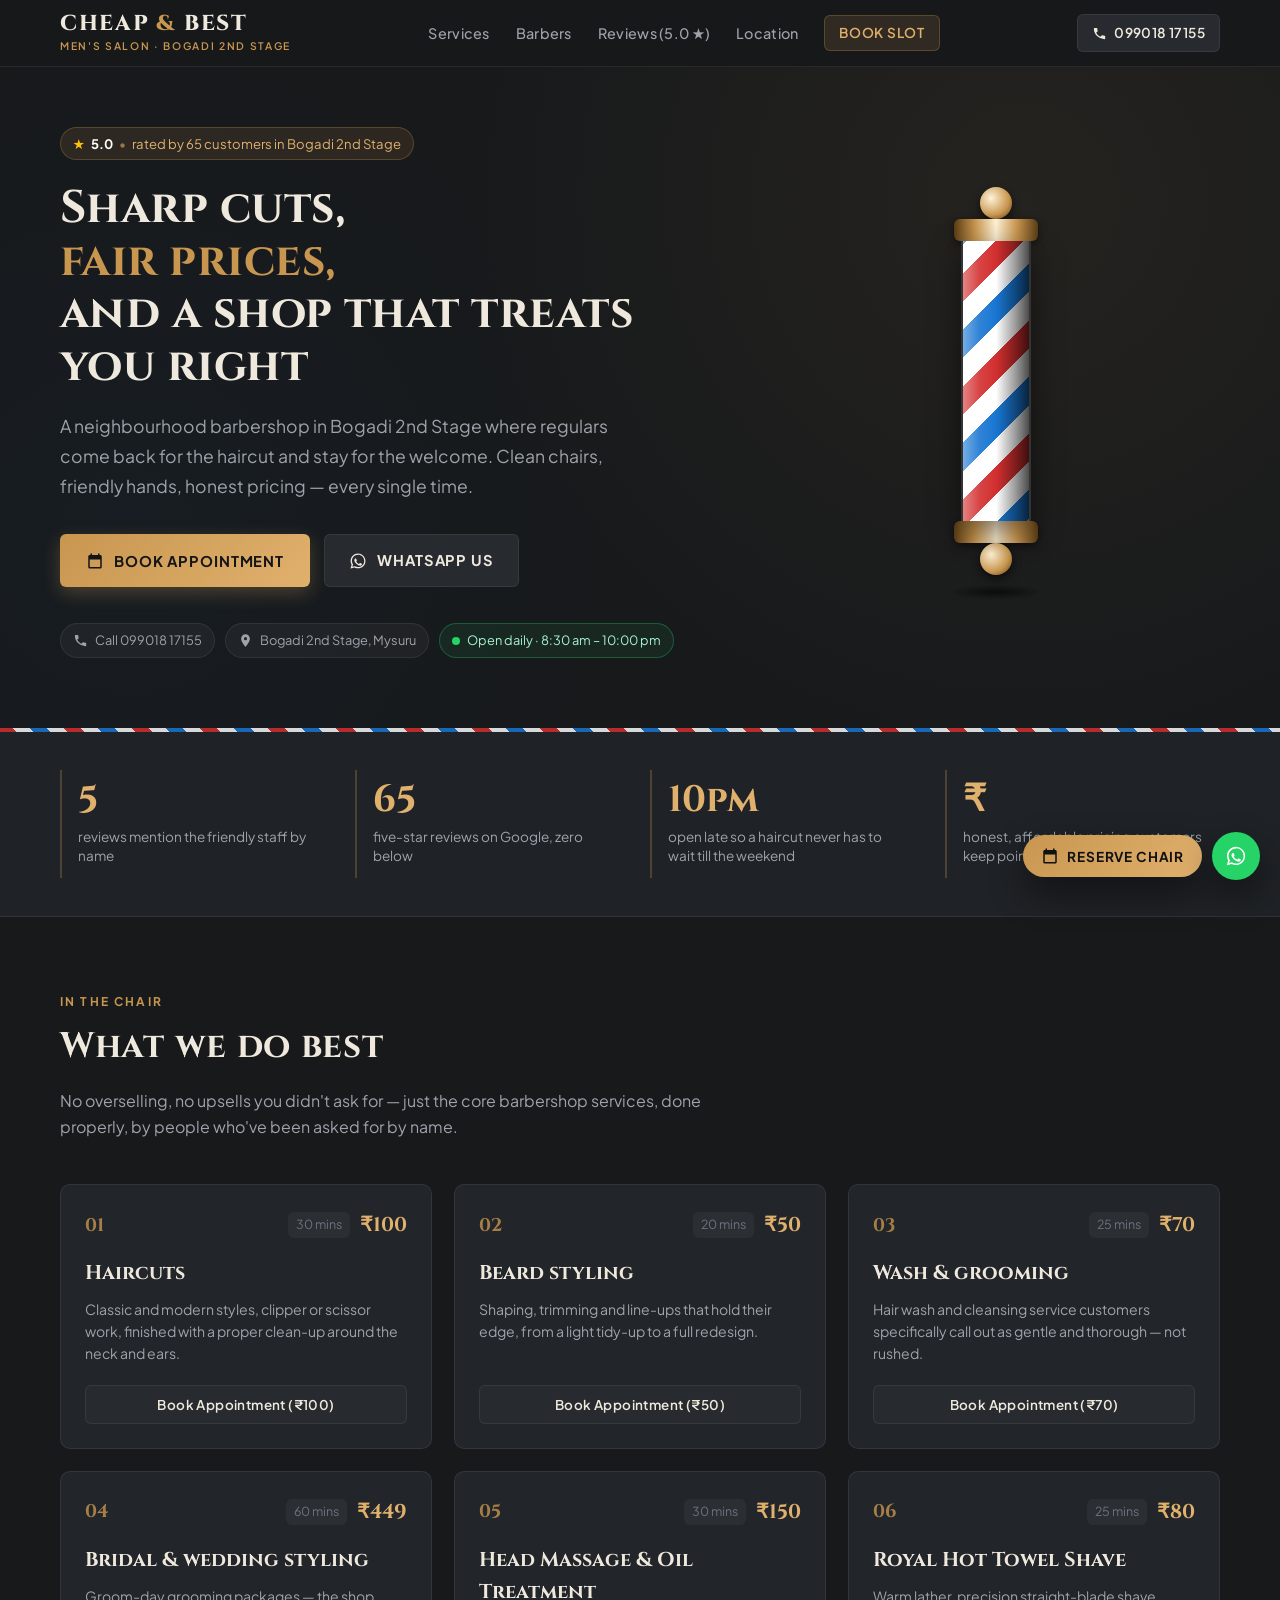
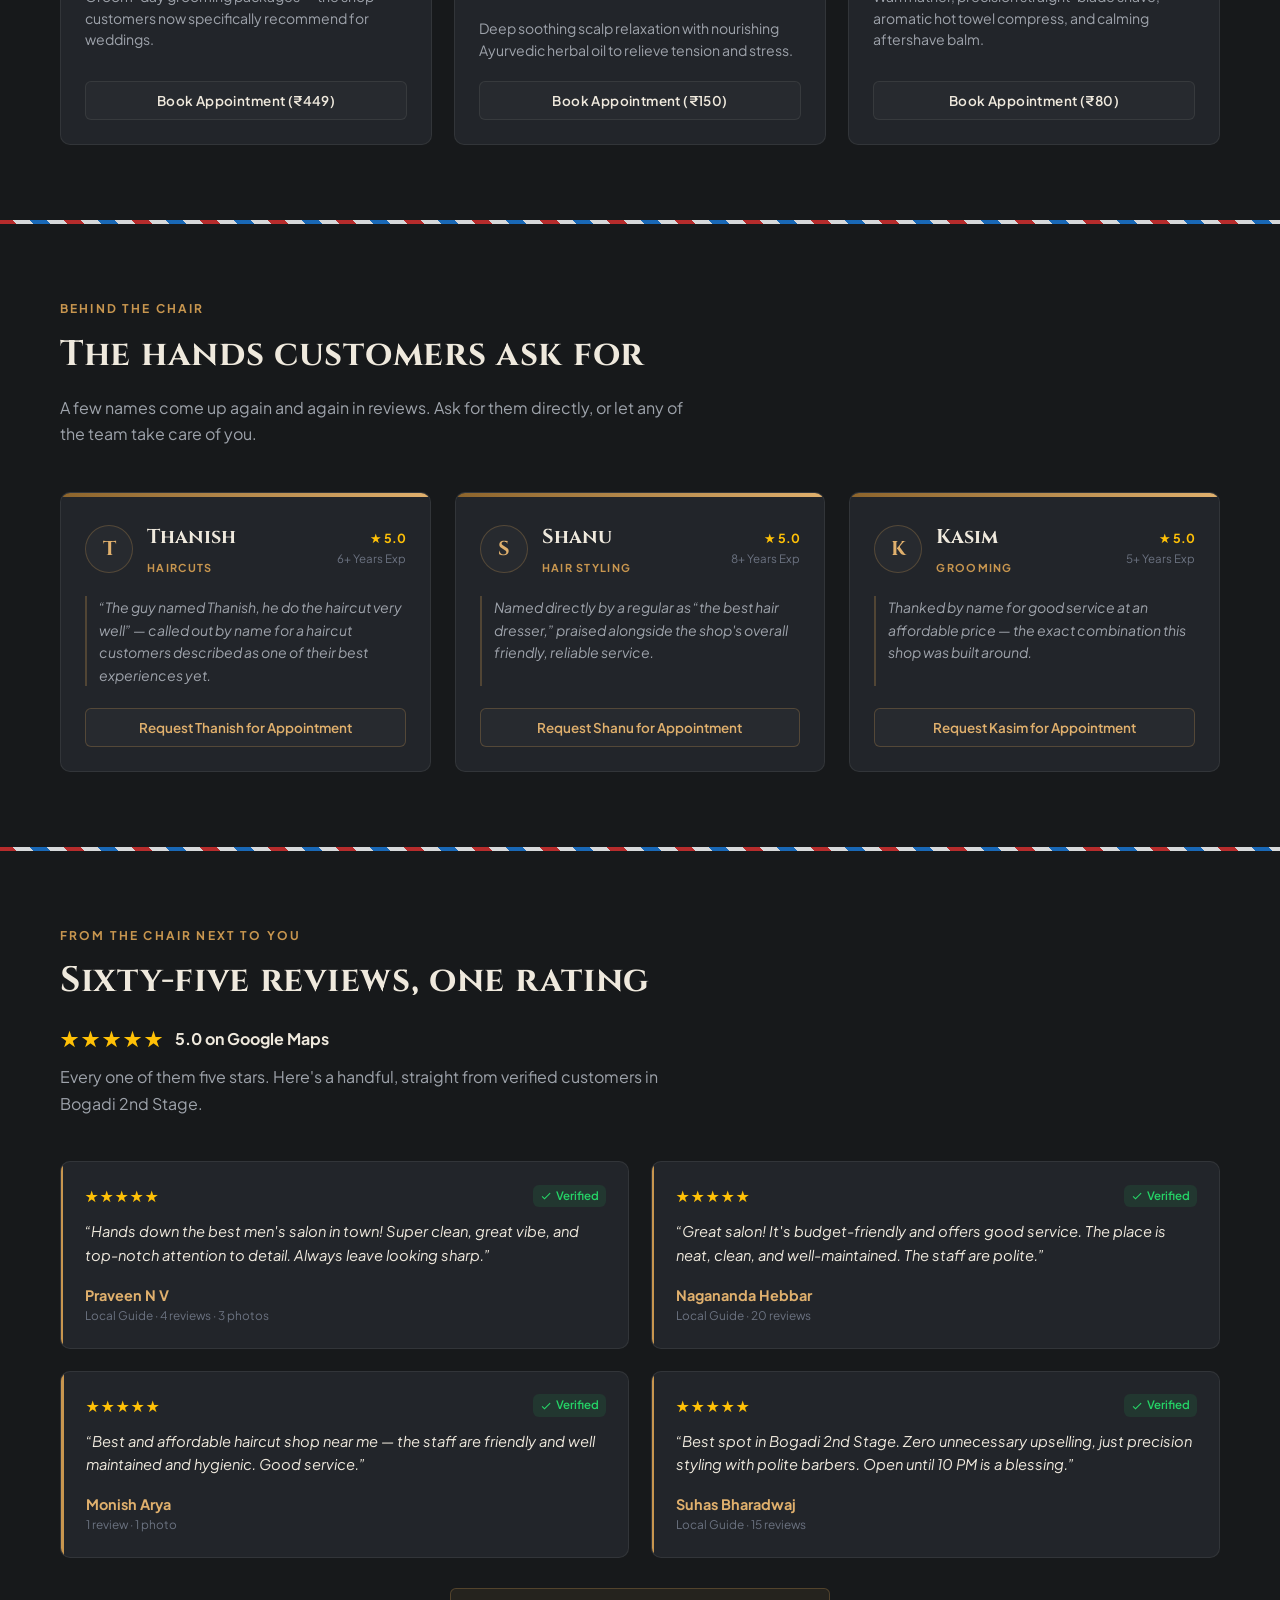
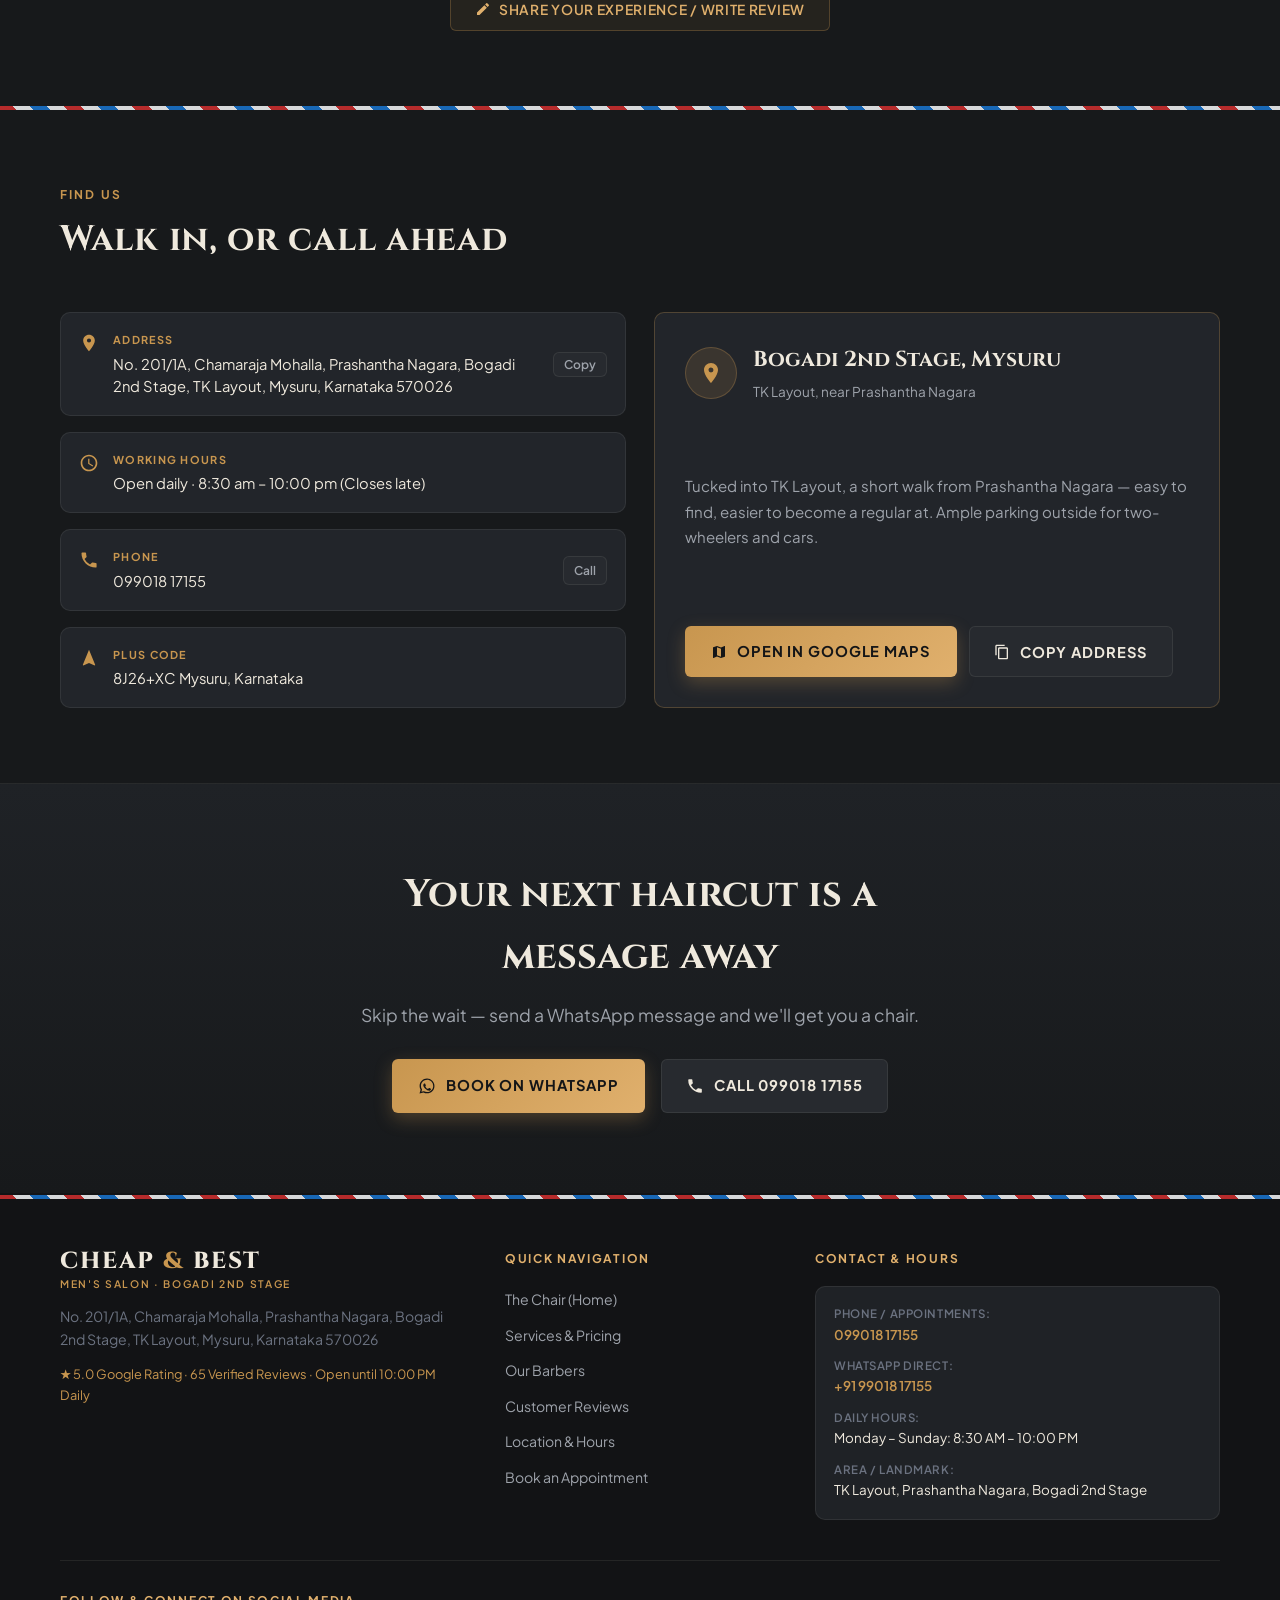
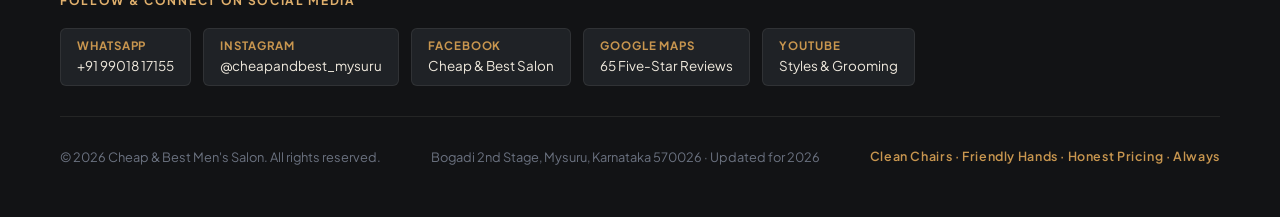
<file: app/src/main/assets/website/index.html>
<!DOCTYPE html>
<html lang="en">
<head>
  <meta charset="UTF-8">
  <meta name="viewport" content="width=device-width, initial-scale=1.0">
  <title>Cheap & Best Men's Salon | Bogadi 2nd Stage, Mysuru</title>
  <meta name="description" content="A neighbourhood barbershop in Bogadi 2nd Stage where regulars come back for the haircut and stay for the welcome. Clean chairs, friendly hands, honest pricing.">
  <link rel="preconnect" href="https://fonts.googleapis.com">
  <link rel="preconnect" href="https://fonts.gstatic.com" crossorigin>
  <link href="https://fonts.googleapis.com/css2?family=Cinzel:wght@600;700;800&family=Plus+Jakarta+Sans:wght@400;500;600;700&display=swap" rel="stylesheet">
  <link rel="stylesheet" href="style.css">
</head>
<body>

  <!-- Top Sticky Announcement & Nav -->
  <header class="site-header">
    <div class="nav-container">
      <a href="#" class="brand">
        <div class="brand-title">CHEAP <span class="amp">&amp;</span> BEST</div>
        <div class="brand-sub">MEN'S SALON · BOGADI 2ND STAGE</div>
      </a>

      <nav class="nav-links" id="navLinks">
        <a href="#services">Services</a>
        <a href="#barbers">Barbers</a>
        <a href="#reviews">Reviews (5.0 ★)</a>
        <a href="#location">Location</a>
        <a href="#book" class="nav-btn-book" onclick="openBookingModal(); return false;">Book Slot</a>
      </nav>

      <div class="header-actions">
        <a href="tel:+919901817155" class="btn-call-nav">
          <svg width="15" height="15" viewBox="0 0 24 24" fill="currentColor"><path d="M6.62 10.79a15.05 15.05 0 006.59 6.59l2.2-2.2a1 1 0 011.02-.24 11.72 11.72 0 003.68.59 1 1 0 011 1V20a1 1 0 01-1 1A17 17 0 013 4a1 1 0 011-1h3.5a1 1 0 011 1 11.72 11.72 0 00.59 3.68 1 1 0 01-.24 1.02l-2.23 2.09z"/></svg>
          <span>099018 17155</span>
        </a>
        <button class="mobile-menu-toggle" id="mobileMenuToggle" aria-label="Toggle Navigation">
          <span></span><span></span><span></span>
        </button>
      </div>
    </div>
  </header>

  <main>
    <!-- HERO SECTION -->
    <section class="hero-section">
      <div class="hero-container">
        <div class="hero-content">
          <div class="rating-badge">
            <span class="star">★</span>
            <span class="rating-score">5.0</span>
            <span class="dot">•</span>
            <span class="rating-text">rated by 65 customers in Bogadi 2nd Stage</span>
          </div>

          <h1 class="hero-headline">
            Sharp cuts,<br>
            <span class="highlight-brass">fair prices,</span><br>
            and a shop that treats you right
          </h1>

          <p class="hero-lede">
            A neighbourhood barbershop in Bogadi 2nd Stage where regulars come back for the haircut and stay for the welcome. Clean chairs, friendly hands, honest pricing — every single time.
          </p>

          <div class="hero-cta-group">
            <button class="btn-primary" onclick="openBookingModal()">
              <svg width="18" height="18" viewBox="0 0 24 24" fill="currentColor"><path d="M19 4h-1V2h-2v2H8V2H6v2H5c-1.11 0-1.99.9-1.99 2L3 20a2 2 0 002 2h14c1.1 0 2-.9 2-2V6c0-1.1-.9-2-2-2zm0 16H5V10h14v10z"/></svg>
              <span>BOOK APPOINTMENT</span>
            </button>
            <a href="https://wa.me/919901817155?text=Hi%2C%20I%27d%20like%20to%20book%20a%20chair%20at%20Cheap%20%26%20Best%20Men%27s%20Salon" target="_blank" rel="noopener" class="btn-secondary">
              <svg width="18" height="18" viewBox="0 0 24 24" fill="currentColor"><path d="M12.04 2c-5.46 0-9.91 4.45-9.91 9.91 0 1.75.46 3.45 1.32 4.95L2.05 22l5.25-1.38c1.45.79 3.08 1.21 4.74 1.21 5.46 0 9.91-4.45 9.91-9.91 0-2.65-1.03-5.14-2.9-7.01A9.816 9.816 0 0012.04 2m.01 1.67c2.2 0 4.26.86 5.82 2.42a8.225 8.225 0 012.41 5.83c0 4.54-3.7 8.24-8.24 8.24-1.42 0-2.82-.37-4.06-1.07l-.29-.17-3.12.82.83-3.04-.19-.3a8.216 8.216 0 01-1.26-4.38c0-4.54 3.7-8.24 8.24-8.24m4.52 11.64c-.25-.13-1.47-.72-1.7-.81-.23-.08-.39-.13-.56.13-.17.25-.64.81-.79.97-.14.17-.29.19-.54.06-.25-.13-1.06-.39-2.02-1.24-.74-.66-1.24-1.48-1.39-1.73-.14-.25-.02-.39.11-.51.11-.11.25-.29.37-.43.13-.14.17-.25.25-.41.08-.17.04-.31-.02-.44-.06-.13-.56-1.34-.76-1.84-.2-.49-.4-.42-.56-.43h-.47c-.17 0-.44.06-.67.31-.23.25-.88.86-.88 2.1 0 1.24.9 2.44 1.03 2.61.13.17 1.77 2.7 4.29 3.79.6.26 1.07.41 1.44.53.6.19 1.15.16 1.58.1.48-.07 1.47-.6 1.68-1.18.21-.58.21-1.07.15-1.18-.07-.12-.23-.19-.48-.31z"/></svg>
              <span>WHATSAPP US</span>
            </a>
          </div>

          <div class="hero-quick-info">
            <a href="tel:+919901817155" class="info-pill">
              <svg width="15" height="15" viewBox="0 0 24 24" fill="currentColor"><path d="M6.62 10.79a15.05 15.05 0 006.59 6.59l2.2-2.2a1 1 0 011.02-.24 11.72 11.72 0 003.68.59 1 1 0 011 1V20a1 1 0 01-1 1A17 17 0 013 4a1 1 0 011-1h3.5a1 1 0 011 1 11.72 11.72 0 00.59 3.68 1 1 0 01-.24 1.02l-2.23 2.09z"/></svg>
              <span>Call 099018 17155</span>
            </a>
            <a href="https://www.google.com/maps/search/?api=1&query=Cheap+and+Best+Men%27s+Salon+Bogadi+2nd+Stage+Mysuru" target="_blank" rel="noopener" class="info-pill">
              <svg width="15" height="15" viewBox="0 0 24 24" fill="currentColor"><path d="M12 2C8.13 2 5 5.13 5 9c0 5.25 7 13 7 13s7-7.75 7-13c0-3.87-3.13-7-7-7zm0 9.5a2.5 2.5 0 010-5 2.5 2.5 0 010 5z"/></svg>
              <span>Bogadi 2nd Stage, Mysuru</span>
            </a>
            <span class="info-pill status-open">
              <span class="pulse-dot"></span>
              <span>Open daily · 8:30 am – 10:00 pm</span>
            </span>
          </div>
        </div>

        <!-- Animated Barbershop Pole Graphic -->
        <div class="hero-pole-wrapper">
          <div class="barber-pole">
            <div class="pole-finial-top"></div>
            <div class="pole-cap-top"></div>
            <div class="pole-cylinder">
              <div class="pole-stripes"></div>
              <div class="pole-glass-gloss"></div>
            </div>
            <div class="pole-cap-bottom"></div>
            <div class="pole-finial-bottom"></div>
            <div class="pole-shadow"></div>
          </div>
        </div>
      </div>
    </section>

    <!-- BARBER STRIPE ACCENT DIVIDER -->
    <div class="barber-rule"></div>

    <!-- TRUST METRICS STRIP -->
    <section class="trust-strip">
      <div class="container trust-grid">
        <div class="trust-card">
          <div class="trust-num">5</div>
          <div class="trust-desc">reviews mention the friendly staff by name</div>
        </div>
        <div class="trust-card">
          <div class="trust-num">65</div>
          <div class="trust-desc">five-star reviews on Google, zero below</div>
        </div>
        <div class="trust-card">
          <div class="trust-num">10pm</div>
          <div class="trust-desc">open late so a haircut never has to wait till the weekend</div>
        </div>
        <div class="trust-card">
          <div class="trust-num">₹</div>
          <div class="trust-desc">honest, affordable pricing customers keep pointing out</div>
        </div>
      </div>
    </section>

    <!-- SERVICES SECTION -->
    <section class="section services-section" id="services">
      <div class="container">
        <div class="section-header">
          <span class="section-eyebrow">IN THE CHAIR</span>
          <h2 class="section-title">What we do best</h2>
          <p class="section-subtitle">
            No overselling, no upsells you didn't ask for — just the core barbershop services, done properly, by people who've been asked for by name.
          </p>
        </div>

        <div class="services-grid">
          <!-- 01 Haircuts -->
          <div class="service-card">
            <div class="service-top">
              <span class="service-num">01</span>
              <div class="service-meta">
                <span class="service-duration">30 mins</span>
                <span class="service-price">₹100</span>
              </div>
            </div>
            <h3 class="service-title">Haircuts</h3>
            <p class="service-desc">
              Classic and modern styles, clipper or scissor work, finished with a proper clean-up around the neck and ears.
            </p>
            <button class="btn-book-service" onclick="openBookingModal('Haircuts')">
              Book Appointment (₹100)
            </button>
          </div>

          <!-- 02 Beard styling -->
          <div class="service-card">
            <div class="service-top">
              <span class="service-num">02</span>
              <div class="service-meta">
                <span class="service-duration">20 mins</span>
                <span class="service-price">₹50</span>
              </div>
            </div>
            <h3 class="service-title">Beard styling</h3>
            <p class="service-desc">
              Shaping, trimming and line-ups that hold their edge, from a light tidy-up to a full redesign.
            </p>
            <button class="btn-book-service" onclick="openBookingModal('Beard styling')">
              Book Appointment (₹50)
            </button>
          </div>

          <!-- 03 Wash & grooming -->
          <div class="service-card">
            <div class="service-top">
              <span class="service-num">03</span>
              <div class="service-meta">
                <span class="service-duration">25 mins</span>
                <span class="service-price">₹70</span>
              </div>
            </div>
            <h3 class="service-title">Wash &amp; grooming</h3>
            <p class="service-desc">
              Hair wash and cleansing service customers specifically call out as gentle and thorough — not rushed.
            </p>
            <button class="btn-book-service" onclick="openBookingModal('Wash & grooming')">
              Book Appointment (₹70)
            </button>
          </div>

          <!-- 04 Bridal & wedding styling -->
          <div class="service-card">
            <div class="service-top">
              <span class="service-num">04</span>
              <div class="service-meta">
                <span class="service-duration">60 mins</span>
                <span class="service-price">₹449</span>
              </div>
            </div>
            <h3 class="service-title">Bridal &amp; wedding styling</h3>
            <p class="service-desc">
              Groom-day grooming packages — the shop customers now specifically recommend for weddings.
            </p>
            <button class="btn-book-service" onclick="openBookingModal('Bridal & wedding styling')">
              Book Appointment (₹449)
            </button>
          </div>

          <!-- 05 Head Massage -->
          <div class="service-card">
            <div class="service-top">
              <span class="service-num">05</span>
              <div class="service-meta">
                <span class="service-duration">30 mins</span>
                <span class="service-price">₹150</span>
              </div>
            </div>
            <h3 class="service-title">Head Massage &amp; Oil Treatment</h3>
            <p class="service-desc">
              Deep soothing scalp relaxation with nourishing Ayurvedic herbal oil to relieve tension and stress.
            </p>
            <button class="btn-book-service" onclick="openBookingModal('Head Massage & Oil Treatment')">
              Book Appointment (₹150)
            </button>
          </div>

          <!-- 06 Royal Shave -->
          <div class="service-card">
            <div class="service-top">
              <span class="service-num">06</span>
              <div class="service-meta">
                <span class="service-duration">25 mins</span>
                <span class="service-price">₹80</span>
              </div>
            </div>
            <h3 class="service-title">Royal Hot Towel Shave</h3>
            <p class="service-desc">
              Warm lather, precision straight-blade shave, aromatic hot towel compress, and calming aftershave balm.
            </p>
            <button class="btn-book-service" onclick="openBookingModal('Royal Hot Towel Shave')">
              Book Appointment (₹80)
            </button>
          </div>
        </div>
      </div>
    </section>

    <!-- BARBER STRIPE ACCENT DIVIDER -->
    <div class="barber-rule"></div>

    <!-- BARBERS SECTION -->
    <section class="section barbers-section" id="barbers">
      <div class="container">
        <div class="section-header">
          <span class="section-eyebrow">BEHIND THE CHAIR</span>
          <h2 class="section-title">The hands customers ask for</h2>
          <p class="section-subtitle">
            A few names come up again and again in reviews. Ask for them directly, or let any of the team take care of you.
          </p>
        </div>

        <div class="barbers-grid">
          <!-- Thanish -->
          <div class="barber-card">
            <div class="barber-top-line"></div>
            <div class="barber-body">
              <div class="barber-header">
                <div class="barber-avatar">T</div>
                <div class="barber-info">
                  <h3 class="barber-name">Thanish</h3>
                  <span class="barber-tag">HAIRCUTS</span>
                </div>
                <div class="barber-badge">
                  <span class="rating">★ 5.0</span>
                  <span class="exp">6+ Years Exp</span>
                </div>
              </div>
              <blockquote class="barber-quote">
                &ldquo;The guy named Thanish, he do the haircut very well&rdquo; — called out by name for a haircut customers described as one of their best experiences yet.
              </blockquote>
              <button class="btn-request-barber" onclick="openBookingModal(null, 'Thanish')">
                Request Thanish for Appointment
              </button>
            </div>
          </div>

          <!-- Shanu -->
          <div class="barber-card">
            <div class="barber-top-line"></div>
            <div class="barber-body">
              <div class="barber-header">
                <div class="barber-avatar">S</div>
                <div class="barber-info">
                  <h3 class="barber-name">Shanu</h3>
                  <span class="barber-tag">HAIR STYLING</span>
                </div>
                <div class="barber-badge">
                  <span class="rating">★ 5.0</span>
                  <span class="exp">8+ Years Exp</span>
                </div>
              </div>
              <blockquote class="barber-quote">
                Named directly by a regular as &ldquo;the best hair dresser,&rdquo; praised alongside the shop's overall friendly, reliable service.
              </blockquote>
              <button class="btn-request-barber" onclick="openBookingModal(null, 'Shanu')">
                Request Shanu for Appointment
              </button>
            </div>
          </div>

          <!-- Kasim -->
          <div class="barber-card">
            <div class="barber-top-line"></div>
            <div class="barber-body">
              <div class="barber-header">
                <div class="barber-avatar">K</div>
                <div class="barber-info">
                  <h3 class="barber-name">Kasim</h3>
                  <span class="barber-tag">GROOMING</span>
                </div>
                <div class="barber-badge">
                  <span class="rating">★ 5.0</span>
                  <span class="exp">5+ Years Exp</span>
                </div>
              </div>
              <blockquote class="barber-quote">
                Thanked by name for good service at an affordable price — the exact combination this shop was built around.
              </blockquote>
              <button class="btn-request-barber" onclick="openBookingModal(null, 'Kasim')">
                Request Kasim for Appointment
              </button>
            </div>
          </div>
        </div>
      </div>
    </section>

    <!-- BARBER STRIPE ACCENT DIVIDER -->
    <div class="barber-rule"></div>

    <!-- REVIEWS SECTION -->
    <section class="section reviews-section" id="reviews">
      <div class="container">
        <div class="section-header">
          <span class="section-eyebrow">FROM THE CHAIR NEXT TO YOU</span>
          <h2 class="section-title">Sixty-five reviews, one rating</h2>
          <div class="rating-stars-row">
            <span class="stars">★★★★★</span>
            <span class="score">5.0 on Google Maps</span>
          </div>
          <p class="section-subtitle">
            Every one of them five stars. Here's a handful, straight from verified customers in Bogadi 2nd Stage.
          </p>
        </div>

        <div class="reviews-grid" id="reviewsContainer">
          <!-- Review 1 -->
          <div class="review-card">
            <div class="review-line"></div>
            <div class="review-content">
              <div class="review-stars-header">
                <span class="stars">★★★★★</span>
                <span class="verified-tag">
                  <svg width="12" height="12" viewBox="0 0 24 24" fill="currentColor"><path d="M9 16.17L4.83 12l-1.42 1.41L9 19 21 7l-1.41-1.41z"/></svg>
                  Verified
                </span>
              </div>
              <p class="review-quote">&ldquo;Hands down the best men's salon in town! Super clean, great vibe, and top-notch attention to detail. Always leave looking sharp.&rdquo;</p>
              <div class="review-author-row">
                <strong class="author-name">Praveen N V</strong>
                <span class="author-meta">Local Guide · 4 reviews · 3 photos</span>
              </div>
            </div>
          </div>

          <!-- Review 2 -->
          <div class="review-card">
            <div class="review-line"></div>
            <div class="review-content">
              <div class="review-stars-header">
                <span class="stars">★★★★★</span>
                <span class="verified-tag">
                  <svg width="12" height="12" viewBox="0 0 24 24" fill="currentColor"><path d="M9 16.17L4.83 12l-1.42 1.41L9 19 21 7l-1.41-1.41z"/></svg>
                  Verified
                </span>
              </div>
              <p class="review-quote">&ldquo;Great salon! It's budget-friendly and offers good service. The place is neat, clean, and well-maintained. The staff are polite.&rdquo;</p>
              <div class="review-author-row">
                <strong class="author-name">Nagananda Hebbar</strong>
                <span class="author-meta">Local Guide · 20 reviews</span>
              </div>
            </div>
          </div>

          <!-- Review 3 -->
          <div class="review-card">
            <div class="review-line"></div>
            <div class="review-content">
              <div class="review-stars-header">
                <span class="stars">★★★★★</span>
                <span class="verified-tag">
                  <svg width="12" height="12" viewBox="0 0 24 24" fill="currentColor"><path d="M9 16.17L4.83 12l-1.42 1.41L9 19 21 7l-1.41-1.41z"/></svg>
                  Verified
                </span>
              </div>
              <p class="review-quote">&ldquo;Best and affordable haircut shop near me — the staff are friendly and well maintained and hygienic. Good service.&rdquo;</p>
              <div class="review-author-row">
                <strong class="author-name">Monish Arya</strong>
                <span class="author-meta">1 review · 1 photo</span>
              </div>
            </div>
          </div>

          <!-- Review 4 -->
          <div class="review-card">
            <div class="review-line"></div>
            <div class="review-content">
              <div class="review-stars-header">
                <span class="stars">★★★★★</span>
                <span class="verified-tag">
                  <svg width="12" height="12" viewBox="0 0 24 24" fill="currentColor"><path d="M9 16.17L4.83 12l-1.42 1.41L9 19 21 7l-1.41-1.41z"/></svg>
                  Verified
                </span>
              </div>
              <p class="review-quote">&ldquo;Best spot in Bogadi 2nd Stage. Zero unnecessary upselling, just precision styling with polite barbers. Open until 10 PM is a blessing.&rdquo;</p>
              <div class="review-author-row">
                <strong class="author-name">Suhas Bharadwaj</strong>
                <span class="author-meta">Local Guide · 15 reviews</span>
              </div>
            </div>
          </div>
        </div>

        <div class="review-action-wrap">
          <button class="btn-write-review" onclick="openReviewModal()">
            <svg width="16" height="16" viewBox="0 0 24 24" fill="currentColor"><path d="M3 17.25V21h3.75L17.81 9.94l-3.75-3.75L3 17.25zM20.71 7.04a.996.996 0 000-1.41l-2.34-2.34a.996.996 0 00-1.41 0l-1.83 1.83 3.75 3.75 1.83-1.83z"/></svg>
            <span>SHARE YOUR EXPERIENCE / WRITE REVIEW</span>
          </button>
        </div>
      </div>
    </section>

    <!-- BARBER STRIPE ACCENT DIVIDER -->
    <div class="barber-rule"></div>

    <!-- LOCATION & HOURS SECTION -->
    <section class="section location-section" id="location">
      <div class="container">
        <div class="section-header">
          <span class="section-eyebrow">FIND US</span>
          <h2 class="section-title">Walk in, or call ahead</h2>
        </div>

        <div class="location-layout">
          <!-- Details List -->
          <div class="location-details">
            <div class="loc-item" onclick="copyAddress()">
              <div class="loc-icon">
                <svg width="20" height="20" viewBox="0 0 24 24" fill="currentColor"><path d="M12 2C8.13 2 5 5.13 5 9c0 5.25 7 13 7 13s7-7.75 7-13c0-3.87-3.13-7-7-7zm0 9.5a2.5 2.5 0 010-5 2.5 2.5 0 010 5z"/></svg>
              </div>
              <div class="loc-info">
                <span class="loc-label">ADDRESS</span>
                <p class="loc-val">No. 201/1A, Chamaraja Mohalla, Prashantha Nagara, Bogadi 2nd Stage, TK Layout, Mysuru, Karnataka 570026</p>
              </div>
              <button class="btn-copy-chip" title="Copy Address">Copy</button>
            </div>

            <div class="loc-item">
              <div class="loc-icon">
                <svg width="20" height="20" viewBox="0 0 24 24" fill="currentColor"><path d="M11.99 2C6.47 2 2 6.48 2 12s4.47 10 9.99 10C17.52 22 22 17.52 22 12S17.52 2 11.99 2zM12 20c-4.42 0-8-3.58-8-8s3.58-8 8-8 8 3.58 8 8-3.58 8-8 8zm.5-13H11v6l5.25 3.15.75-1.23-4.5-2.67z"/></svg>
              </div>
              <div class="loc-info">
                <span class="loc-label">WORKING HOURS</span>
                <p class="loc-val">Open daily · 8:30 am – 10:00 pm (Closes late)</p>
              </div>
            </div>

            <div class="loc-item" onclick="window.location.href='tel:+919901817155'">
              <div class="loc-icon">
                <svg width="20" height="20" viewBox="0 0 24 24" fill="currentColor"><path d="M6.62 10.79a15.05 15.05 0 006.59 6.59l2.2-2.2a1 1 0 011.02-.24 11.72 11.72 0 003.68.59 1 1 0 011 1V20a1 1 0 01-1 1A17 17 0 013 4a1 1 0 011-1h3.5a1 1 0 011 1 11.72 11.72 0 00.59 3.68 1 1 0 01-.24 1.02l-2.23 2.09z"/></svg>
              </div>
              <div class="loc-info">
                <span class="loc-label">PHONE</span>
                <p class="loc-val">099018 17155</p>
              </div>
              <a href="tel:+919901817155" class="btn-copy-chip">Call</a>
            </div>

            <div class="loc-item">
              <div class="loc-icon">
                <svg width="20" height="20" viewBox="0 0 24 24" fill="currentColor"><path d="M12 2L4.5 20.29l.71.71L12 18l6.79 3 .71-.71z"/></svg>
              </div>
              <div class="loc-info">
                <span class="loc-label">PLUS CODE</span>
                <p class="loc-val">8J26+XC Mysuru, Karnataka</p>
              </div>
            </div>
          </div>

          <!-- Interactive Map Guide Card -->
          <div class="location-map-card">
            <div class="map-card-header">
              <div class="pin-circle">
                <svg width="24" height="24" viewBox="0 0 24 24" fill="currentColor"><path d="M12 2C8.13 2 5 5.13 5 9c0 5.25 7 13 7 13s7-7.75 7-13c0-3.87-3.13-7-7-7zm0 9.5a2.5 2.5 0 010-5 2.5 2.5 0 010 5z"/></svg>
              </div>
              <div>
                <h3 class="map-card-title">Bogadi 2nd Stage, Mysuru</h3>
                <span class="map-card-sub">TK Layout, near Prashantha Nagara</span>
              </div>
            </div>

            <p class="map-card-desc">
              Tucked into TK Layout, a short walk from Prashantha Nagara — easy to find, easier to become a regular at. Ample parking outside for two-wheelers and cars.
            </p>

            <div class="map-actions">
              <a href="https://www.google.com/maps/search/?api=1&query=Cheap+and+Best+Men%27s+Salon+Bogadi+2nd+Stage+Mysuru" target="_blank" rel="noopener" class="btn-primary">
                <svg width="16" height="16" viewBox="0 0 24 24" fill="currentColor"><path d="M20.5 3l-.16.03L15 5.1 9 3 3.36 4.9c-.21.07-.36.25-.36.48V20.5c0 .28.22.5.5.5l.16-.03L9 18.9l6 2.1 5.64-1.9c.21-.07.36-.25.36-.48V3.5c0-.28-.22-.5-.5-.5zM15 19l-6-2.11V5l6 2.11V19z"/></svg>
                <span>OPEN IN GOOGLE MAPS</span>
              </a>
              <button class="btn-secondary" onclick="copyAddress()">
                <svg width="16" height="16" viewBox="0 0 24 24" fill="currentColor"><path d="M16 1H4c-1.1 0-2 .9-2 2v14h2V3h12V1zm3 4H8c-1.1 0-2 .9-2 2v14c0 1.1.9 2 2 2h11c1.1 0 2-.9 2-2V7c0-1.1-.9-2-2-2zm0 16H8V7h11v14z"/></svg>
                <span>COPY ADDRESS</span>
              </button>
            </div>
          </div>
        </div>
      </div>
    </section>

    <!-- FINAL CTA SECTION -->
    <section class="final-cta">
      <div class="container cta-content">
        <h2 class="cta-title">Your next haircut is a message away</h2>
        <p class="cta-subtitle">Skip the wait — send a WhatsApp message and we'll get you a chair.</p>
        <div class="cta-buttons">
          <a href="https://wa.me/919901817155?text=Hi%20Cheap%20%26%20Best%2C%20I%27d%20like%20to%20book%20a%20chair%20today%20at%20Bogadi%202nd%20Stage" target="_blank" rel="noopener" class="btn-primary">
            <svg width="18" height="18" viewBox="0 0 24 24" fill="currentColor"><path d="M12.04 2c-5.46 0-9.91 4.45-9.91 9.91 0 1.75.46 3.45 1.32 4.95L2.05 22l5.25-1.38c1.45.79 3.08 1.21 4.74 1.21 5.46 0 9.91-4.45 9.91-9.91 0-2.65-1.03-5.14-2.9-7.01A9.816 9.816 0 0012.04 2m.01 1.67c2.2 0 4.26.86 5.82 2.42a8.225 8.225 0 012.41 5.83c0 4.54-3.7 8.24-8.24 8.24-1.42 0-2.82-.37-4.06-1.07l-.29-.17-3.12.82.83-3.04-.19-.3a8.216 8.216 0 01-1.26-4.38c0-4.54 3.7-8.24 8.24-8.24m4.52 11.64c-.25-.13-1.47-.72-1.7-.81-.23-.08-.39-.13-.56.13-.17.25-.64.81-.79.97-.14.17-.29.19-.54.06-.25-.13-1.06-.39-2.02-1.24-.74-.66-1.24-1.48-1.39-1.73-.14-.25-.02-.39.11-.51.11-.11.25-.29.37-.43.13-.14.17-.25.25-.41.08-.17.04-.31-.02-.44-.06-.13-.56-1.34-.76-1.84-.2-.49-.4-.42-.56-.43h-.47c-.17 0-.44.06-.67.31-.23.25-.88.86-.88 2.1 0 1.24.9 2.44 1.03 2.61.13.17 1.77 2.7 4.29 3.79.6.26 1.07.41 1.44.53.6.19 1.15.16 1.58.1.48-.07 1.47-.6 1.68-1.18.21-.58.21-1.07.15-1.18-.07-.12-.23-.19-.48-.31z"/></svg>
            <span>BOOK ON WHATSAPP</span>
          </a>
          <a href="tel:+919901817155" class="btn-secondary">
            <svg width="18" height="18" viewBox="0 0 24 24" fill="currentColor"><path d="M6.62 10.79a15.05 15.05 0 006.59 6.59l2.2-2.2a1 1 0 011.02-.24 11.72 11.72 0 003.68.59 1 1 0 011 1V20a1 1 0 01-1 1A17 17 0 013 4a1 1 0 011-1h3.5a1 1 0 011 1 11.72 11.72 0 00.59 3.68 1 1 0 01-.24 1.02l-2.23 2.09z"/></svg>
            <span>CALL 099018 17155</span>
          </a>
        </div>
      </div>
    </section>
  </main>

  <!-- COMPREHENSIVE FOOTER -->
  <footer class="site-footer">
    <div class="barber-rule"></div>
    <div class="container footer-container">
      <div class="footer-top">
        <div class="footer-brand">
          <div class="brand-title">CHEAP <span class="amp">&amp;</span> BEST</div>
          <div class="brand-sub">MEN'S SALON · BOGADI 2ND STAGE</div>
          <p class="footer-tagline">
            No. 201/1A, Chamaraja Mohalla, Prashantha Nagara, Bogadi 2nd Stage, TK Layout, Mysuru, Karnataka 570026
          </p>
          <div class="footer-stats-note">
            <span>★ 5.0 Google Rating</span> · <span>65 Verified Reviews</span> · <span>Open until 10:00 PM Daily</span>
          </div>
        </div>

        <div class="footer-nav-col">
          <h4 class="footer-col-title">QUICK NAVIGATION</h4>
          <ul class="footer-links">
            <li><a href="#">The Chair (Home)</a></li>
            <li><a href="#services">Services &amp; Pricing</a></li>
            <li><a href="#barbers">Our Barbers</a></li>
            <li><a href="#reviews">Customer Reviews</a></li>
            <li><a href="#location">Location &amp; Hours</a></li>
            <li><a href="#" onclick="openBookingModal(); return false;">Book an Appointment</a></li>
          </ul>
        </div>

        <div class="footer-contact-col">
          <h4 class="footer-col-title">CONTACT &amp; HOURS</h4>
          <div class="footer-contact-card">
            <div class="contact-row">
              <span class="label">Phone / Appointments:</span>
              <a href="tel:+919901817155" class="value highlight">099018 17155</a>
            </div>
            <div class="contact-row">
              <span class="label">WhatsApp Direct:</span>
              <a href="https://wa.me/919901817155" target="_blank" rel="noopener" class="value highlight">+91 99018 17155</a>
            </div>
            <div class="contact-row">
              <span class="label">Daily Hours:</span>
              <span class="value">Monday – Sunday: 8:30 AM – 10:00 PM</span>
            </div>
            <div class="contact-row">
              <span class="label">Area / Landmark:</span>
              <span class="value">TK Layout, Prashantha Nagara, Bogadi 2nd Stage</span>
            </div>
          </div>
        </div>
      </div>

      <div class="footer-social-wrap">
        <h4 class="footer-col-title">FOLLOW &amp; CONNECT ON SOCIAL MEDIA</h4>
        <div class="social-chips">
          <a href="https://wa.me/919901817155?text=Hi%2C%20I%27d%20like%20to%20book%20an%20appointment" target="_blank" rel="noopener" class="social-chip">
            <span class="s-name">WhatsApp</span>
            <span class="s-handle">+91 99018 17155</span>
          </a>
          <a href="https://www.instagram.com/cheapandbest_mysuru" target="_blank" rel="noopener" class="social-chip">
            <span class="s-name">Instagram</span>
            <span class="s-handle">@cheapandbest_mysuru</span>
          </a>
          <a href="https://www.facebook.com/cheapandbestsalonmysuru" target="_blank" rel="noopener" class="social-chip">
            <span class="s-name">Facebook</span>
            <span class="s-handle">Cheap &amp; Best Salon</span>
          </a>
          <a href="https://www.google.com/maps/search/?api=1&query=Cheap+and+Best+Men%27s+Salon+Bogadi+2nd+Stage+Mysuru" target="_blank" rel="noopener" class="social-chip">
            <span class="s-name">Google Maps</span>
            <span class="s-handle">65 Five-Star Reviews</span>
          </a>
          <a href="https://www.youtube.com/@cheapandbestmysuru" target="_blank" rel="noopener" class="social-chip">
            <span class="s-name">YouTube</span>
            <span class="s-handle">Styles &amp; Grooming</span>
          </a>
        </div>
      </div>

      <div class="footer-bottom">
        <p class="copyright">&copy; <span id="currentYear">2026</span> Cheap &amp; Best Men's Salon. All rights reserved.</p>
        <p class="footer-subtext">Bogadi 2nd Stage, Mysuru, Karnataka 570026 · Updated for 2026</p>
        <p class="footer-promise">Clean Chairs · Friendly Hands · Honest Pricing · Always</p>
      </div>
    </div>
  </footer>

  <!-- BOOKING MODAL -->
  <div class="modal-backdrop" id="bookingModal">
    <div class="modal-dialog">
      <button class="modal-close" onclick="closeBookingModal()">&times;</button>
      <div class="modal-header">
        <span class="modal-eyebrow">BOOK APPOINTMENT</span>
        <h3 class="modal-title">Skip the wait in Bogadi</h3>
      </div>
      <form id="bookingForm" onsubmit="handleBookingSubmit(event)">
        <!-- Service Selector -->
        <div class="form-group">
          <label class="form-label">1. CHOOSE SERVICE</label>
          <div class="chip-select-row" id="serviceOptions">
            <label class="chip-option"><input type="radio" name="service" value="Haircuts (₹100)" checked><span>Haircuts (₹100)</span></label>
            <label class="chip-option"><input type="radio" name="service" value="Beard styling (₹50)"><span>Beard styling (₹50)</span></label>
            <label class="chip-option"><input type="radio" name="service" value="Wash & grooming (₹70)"><span>Wash &amp; grooming (₹70)</span></label>
            <label class="chip-option"><input type="radio" name="service" value="Bridal & wedding styling (₹449)"><span>Wedding styling (₹449)</span></label>
            <label class="chip-option"><input type="radio" name="service" value="Head Massage (₹150)"><span>Head Massage (₹150)</span></label>
            <label class="chip-option"><input type="radio" name="service" value="Royal Hot Towel Shave (₹80)"><span>Royal Shave (₹80)</span></label>
          </div>
        </div>

        <!-- Barber Selector -->
        <div class="form-group">
          <label class="form-label">2. PREFERRED BARBER</label>
          <div class="chip-select-row" id="barberOptions">
            <label class="chip-option"><input type="radio" name="barber" value="Any Available Stylist" checked><span>Any Stylist</span></label>
            <label class="chip-option"><input type="radio" name="barber" value="Thanish"><span>Thanish</span></label>
            <label class="chip-option"><input type="radio" name="barber" value="Shanu"><span>Shanu</span></label>
            <label class="chip-option"><input type="radio" name="barber" value="Kasim"><span>Kasim</span></label>
          </div>
        </div>

        <!-- Date & Time -->
        <div class="form-group">
          <label class="form-label">3. DAY &amp; PREFERRED TIME</label>
          <div class="chip-select-row">
            <label class="chip-option"><input type="radio" name="day" value="Today" checked><span>Today</span></label>
            <label class="chip-option"><input type="radio" name="day" value="Tomorrow"><span>Tomorrow</span></label>
            <label class="chip-option"><input type="radio" name="day" value="This Weekend"><span>This Weekend</span></label>
          </div>
          <div class="chip-select-row time-slots">
            <label class="chip-option"><input type="radio" name="time" value="10:00 AM"><span>10:00 AM</span></label>
            <label class="chip-option"><input type="radio" name="time" value="12:00 PM"><span>12:00 PM</span></label>
            <label class="chip-option"><input type="radio" name="time" value="2:30 PM"><span>2:30 PM</span></label>
            <label class="chip-option"><input type="radio" name="time" value="4:00 PM" checked><span>4:00 PM</span></label>
            <label class="chip-option"><input type="radio" name="time" value="6:30 PM"><span>6:30 PM</span></label>
            <label class="chip-option"><input type="radio" name="time" value="8:30 PM"><span>8:30 PM</span></label>
          </div>
        </div>

        <!-- Contact Inputs -->
        <div class="form-group">
          <label class="form-label">4. YOUR DETAILS</label>
          <input type="text" id="custName" class="form-input" placeholder="Your Name" required>
          <input type="tel" id="custPhone" class="form-input" placeholder="Phone Number" required>
        </div>

        <div class="modal-actions">
          <button type="submit" class="btn-primary full-width">
            <span>CONFIRM &amp; BOOK VIA WHATSAPP (INSTANT)</span>
          </button>
        </div>
      </form>
    </div>
  </div>

  <!-- WRITE REVIEW MODAL -->
  <div class="modal-backdrop" id="reviewModal">
    <div class="modal-dialog">
      <button class="modal-close" onclick="closeReviewModal()">&times;</button>
      <div class="modal-header">
        <span class="modal-eyebrow">COMMUNITY FEEDBACK</span>
        <h3 class="modal-title">Write a Review</h3>
        <p class="modal-subtitle">Help your neighbours in Bogadi know what to expect.</p>
      </div>
      <form id="reviewForm" onsubmit="handleReviewSubmit(event)">
        <div class="form-group">
          <label class="form-label">STAR RATING</label>
          <div class="star-rating-picker" id="starPicker">
            <span class="pick-star active" data-val="1">★</span>
            <span class="pick-star active" data-val="2">★</span>
            <span class="pick-star active" data-val="3">★</span>
            <span class="pick-star active" data-val="4">★</span>
            <span class="pick-star active" data-val="5">★</span>
          </div>
          <input type="hidden" id="reviewRatingVal" value="5">
        </div>
        <div class="form-group">
          <label class="form-label">YOUR NAME</label>
          <input type="text" id="reviewAuthor" class="form-input" placeholder="e.g. Ramesh Kumar" required>
        </div>
        <div class="form-group">
          <label class="form-label">YOUR EXPERIENCE</label>
          <textarea id="reviewText" class="form-input form-textarea" rows="4" placeholder="Tell us how your haircut or grooming went..." required></textarea>
        </div>
        <div class="modal-actions">
          <button type="submit" class="btn-primary full-width">
            <span>SUBMIT REVIEW</span>
          </button>
        </div>
      </form>
    </div>
  </div>

  <!-- FLOATING WHATSAPP & BOOKING DOCK -->
  <div class="floating-dock">
    <button class="dock-btn-book" onclick="openBookingModal()">
      <svg width="18" height="18" viewBox="0 0 24 24" fill="currentColor"><path d="M19 4h-1V2h-2v2H8V2H6v2H5c-1.11 0-1.99.9-1.99 2L3 20a2 2 0 002 2h14c1.1 0 2-.9 2-2V6c0-1.1-.9-2-2-2zm0 16H5V10h14v10z"/></svg>
      <span>RESERVE CHAIR</span>
    </button>
    <a href="https://wa.me/919901817155?text=Hi%2C%20I%27d%20like%20to%20book%20a%20chair" target="_blank" rel="noopener" class="dock-btn-wa" title="Chat on WhatsApp">
      <svg width="22" height="22" viewBox="0 0 24 24" fill="currentColor"><path d="M12.04 2c-5.46 0-9.91 4.45-9.91 9.91 0 1.75.46 3.45 1.32 4.95L2.05 22l5.25-1.38c1.45.79 3.08 1.21 4.74 1.21 5.46 0 9.91-4.45 9.91-9.91 0-2.65-1.03-5.14-2.9-7.01A9.816 9.816 0 0012.04 2m.01 1.67c2.2 0 4.26.86 5.82 2.42a8.225 8.225 0 012.41 5.83c0 4.54-3.7 8.24-8.24 8.24-1.42 0-2.82-.37-4.06-1.07l-.29-.17-3.12.82.83-3.04-.19-.3a8.216 8.216 0 01-1.26-4.38c0-4.54 3.7-8.24 8.24-8.24m4.52 11.64c-.25-.13-1.47-.72-1.7-.81-.23-.08-.39-.13-.56.13-.17.25-.64.81-.79.97-.14.17-.29.19-.54.06-.25-.13-1.06-.39-2.02-1.24-.74-.66-1.24-1.48-1.39-1.73-.14-.25-.02-.39.11-.51.11-.11.25-.29.37-.43.13-.14.17-.25.25-.41.08-.17.04-.31-.02-.44-.06-.13-.56-1.34-.76-1.84-.2-.49-.4-.42-.56-.43h-.47c-.17 0-.44.06-.67.31-.23.25-.88.86-.88 2.1 0 1.24.9 2.44 1.03 2.61.13.17 1.77 2.7 4.29 3.79.6.26 1.07.41 1.44.53.6.19 1.15.16 1.58.1.48-.07 1.47-.6 1.68-1.18.21-.58.21-1.07.15-1.18-.07-.12-.23-.19-.48-.31z"/></svg>
    </a>
  </div>

  <!-- TOAST NOTIFICATION -->
  <div id="toast" class="toast"></div>

  <script src="script.js"></script>
</body>
</html>
</file>
<file: website/style.css>
/* =========================================================
   CHEAP & BEST MEN'S SALON - STYLESHEET
   Warm Ink & Brass Palette | Bogadi 2nd Stage, Mysuru
   ========================================================= */

:root {
  --bg-base: #17191b;
  --bg-surface: #1f2226;
  --bg-surface-alt: #272a2f;
  --bg-card: #22252a;
  --bg-elevated: #2d3137;

  --text-primary: #efe9dd;
  --text-secondary: #9ea3ab;
  --text-muted: #6b7280;

  --brass-gold: #c8964f;
  --brass-light: #e0b06d;
  --brass-dark: #8c642c;
  --brass-glow: rgba(200, 150, 79, 0.25);

  --accent-red: #d32f2f;
  --accent-blue: #1976d2;
  --accent-white: #f8fafc;
  --accent-green: #25D366;

  --border-subtle: rgba(239, 233, 221, 0.08);
  --border-brass: rgba(200, 150, 79, 0.28);
  --border-active: rgba(200, 150, 79, 0.7);

  --font-serif: 'Cinzel', serif, Georgia;
  --font-sans: 'Plus Jakarta Sans', system-ui, -apple-system, sans-serif;
  --radius-sm: 6px;
  --radius-md: 10px;
  --radius-lg: 16px;
  --radius-full: 9999px;
  --shadow-sm: 0 4px 12px rgba(0, 0, 0, 0.2);
  --shadow-lg: 0 16px 36px rgba(0, 0, 0, 0.45);
}

/* Reset & Basics */
*, *::before, *::after {
  box-sizing: border-box;
  margin: 0;
  padding: 0;
}

html {
  scroll-behavior: smooth;
  font-size: 16px;
  background-color: var(--bg-base);
  color: var(--text-primary);
}

body {
  font-family: var(--font-sans);
  line-height: 1.6;
  background-color: var(--bg-base);
  overflow-x: hidden;
  -webkit-font-smoothing: antialiased;
}

a {
  color: inherit;
  text-decoration: none;
}

button {
  font-family: inherit;
  cursor: pointer;
  border: none;
  background: none;
}

.container {
  width: 100%;
  max-width: 1200px;
  margin: 0 auto;
  padding: 0 20px;
}

/* Barber Stripe Rule */
.barber-rule {
  width: 100%;
  height: 4px;
  background: repeating-linear-gradient(
    45deg,
    var(--accent-red) 0px,
    var(--accent-red) 12px,
    var(--accent-white) 12px,
    var(--accent-white) 24px,
    var(--accent-blue) 24px,
    var(--accent-blue) 36px,
    var(--accent-white) 36px,
    var(--accent-white) 48px
  );
  opacity: 0.85;
}

/* Header & Nav */
.site-header {
  position: sticky;
  top: 0;
  z-index: 100;
  background-color: rgba(23, 25, 27, 0.94);
  backdrop-filter: blur(12px);
  border-bottom: 1px solid var(--border-subtle);
  padding: 12px 0;
}

.nav-container {
  max-width: 1200px;
  margin: 0 auto;
  padding: 0 20px;
  display: flex;
  align-items: center;
  justify-content: space-between;
}

.brand {
  display: flex;
  flex-direction: column;
}

.brand-title {
  font-family: var(--font-serif);
  font-size: 1.35rem;
  font-weight: 800;
  letter-spacing: 0.08em;
  color: var(--text-primary);
  line-height: 1.1;
}

.brand-title .amp {
  color: var(--brass-gold);
}

.brand-sub {
  font-size: 0.65rem;
  letter-spacing: 0.16em;
  color: var(--brass-gold);
  font-weight: 600;
  margin-top: 2px;
}

.nav-links {
  display: flex;
  align-items: center;
  gap: 26px;
}

.nav-links a {
  font-size: 0.9rem;
  font-weight: 500;
  color: var(--text-secondary);
  transition: color 0.2s ease;
  letter-spacing: 0.02em;
}

.nav-links a:hover {
  color: var(--brass-light);
}

.nav-links .nav-btn-book {
  background: rgba(200, 150, 79, 0.15);
  color: var(--brass-light);
  border: 1px solid var(--border-brass);
  padding: 6px 14px;
  border-radius: var(--radius-sm);
  font-weight: 600;
  font-size: 0.85rem;
  text-transform: uppercase;
  letter-spacing: 0.05em;
}

.nav-links .nav-btn-book:hover {
  background: var(--brass-gold);
  color: #111;
}

.header-actions {
  display: flex;
  align-items: center;
  gap: 12px;
}

.btn-call-nav {
  display: inline-flex;
  align-items: center;
  gap: 7px;
  background: var(--bg-surface-alt);
  color: var(--text-primary);
  border: 1px solid var(--border-subtle);
  padding: 7px 14px;
  border-radius: var(--radius-sm);
  font-size: 0.85rem;
  font-weight: 600;
  letter-spacing: 0.03em;
  transition: all 0.2s ease;
}

.btn-call-nav:hover {
  border-color: var(--brass-gold);
  color: var(--brass-light);
}

.mobile-menu-toggle {
  display: none;
  flex-direction: column;
  gap: 5px;
  width: 32px;
  padding: 4px;
}

.mobile-menu-toggle span {
  display: block;
  width: 100%;
  height: 2px;
  background: var(--text-primary);
  border-radius: 2px;
  transition: 0.3s;
}

/* HERO SECTION */
.hero-section {
  padding: 60px 0 70px;
  background: radial-gradient(circle at 80% 20%, rgba(200, 150, 79, 0.08), transparent 50%),
              radial-gradient(circle at 10% 70%, rgba(25, 118, 210, 0.04), transparent 40%),
              var(--bg-base);
}

.hero-container {
  max-width: 1200px;
  margin: 0 auto;
  padding: 0 20px;
  display: grid;
  grid-template-columns: 1.2fr 0.8fr;
  gap: 40px;
  align-items: center;
}

.rating-badge {
  display: inline-flex;
  align-items: center;
  gap: 6px;
  background: rgba(200, 150, 79, 0.12);
  border: 1px solid var(--border-brass);
  padding: 5px 12px;
  border-radius: var(--radius-full);
  font-size: 0.82rem;
  color: var(--brass-light);
  margin-bottom: 22px;
}

.rating-badge .star {
  color: #ffc107;
}

.rating-badge .rating-score {
  font-weight: 700;
  color: #fff;
}

.rating-badge .dot {
  opacity: 0.6;
}

.hero-headline {
  font-family: var(--font-serif);
  font-size: 2.85rem;
  font-weight: 700;
  line-height: 1.15;
  letter-spacing: 0.01em;
  margin-bottom: 20px;
  color: var(--text-primary);
}

.highlight-brass {
  color: var(--brass-gold);
}

.hero-lede {
  font-size: 1.1rem;
  color: var(--text-secondary);
  max-width: 580px;
  margin-bottom: 32px;
  line-height: 1.7;
}

.hero-cta-group {
  display: flex;
  flex-wrap: wrap;
  gap: 14px;
  margin-bottom: 36px;
}

.btn-primary {
  display: inline-flex;
  align-items: center;
  justify-content: center;
  gap: 10px;
  background: linear-gradient(135deg, #c8964f 0%, #e0b06d 100%);
  color: #141517;
  font-weight: 700;
  font-size: 0.92rem;
  letter-spacing: 0.06em;
  padding: 14px 26px;
  border-radius: var(--radius-sm);
  box-shadow: 0 6px 18px rgba(200, 150, 79, 0.3);
  transition: all 0.25s ease;
}

.btn-primary:hover {
  transform: translateY(-2px);
  box-shadow: 0 8px 24px rgba(200, 150, 79, 0.45);
}

.btn-secondary {
  display: inline-flex;
  align-items: center;
  justify-content: center;
  gap: 10px;
  background: var(--bg-surface-alt);
  color: var(--text-primary);
  font-weight: 700;
  font-size: 0.92rem;
  letter-spacing: 0.06em;
  padding: 14px 24px;
  border-radius: var(--radius-sm);
  border: 1px solid var(--border-subtle);
  transition: all 0.25s ease;
}

.btn-secondary:hover {
  border-color: var(--brass-gold);
  color: var(--brass-light);
  transform: translateY(-2px);
}

.hero-quick-info {
  display: flex;
  flex-wrap: wrap;
  gap: 10px;
}

.info-pill {
  display: inline-flex;
  align-items: center;
  gap: 7px;
  background: rgba(255, 255, 255, 0.04);
  border: 1px solid var(--border-subtle);
  padding: 6px 12px;
  border-radius: var(--radius-full);
  font-size: 0.8rem;
  color: var(--text-secondary);
  transition: all 0.2s;
}

.info-pill:hover {
  border-color: var(--brass-gold);
  color: var(--brass-light);
}

.status-open {
  border-color: rgba(37, 211, 102, 0.3);
  color: #a7f3d0;
  background: rgba(37, 211, 102, 0.08);
}

.pulse-dot {
  width: 8px;
  height: 8px;
  background: #25d366;
  border-radius: 50%;
  animation: pulseAnim 2s infinite;
}

@keyframes pulseAnim {
  0% { transform: scale(0.9); box-shadow: 0 0 0 0 rgba(37, 211, 102, 0.7); }
  70% { transform: scale(1.1); box-shadow: 0 0 0 7px rgba(37, 211, 102, 0); }
  100% { transform: scale(0.9); box-shadow: 0 0 0 0 rgba(37, 211, 102, 0); }
}

/* Animated 3D Barber Pole */
.hero-pole-wrapper {
  display: flex;
  justify-content: center;
  align-items: center;
  perspective: 900px;
}

.barber-pole {
  display: flex;
  flex-direction: column;
  align-items: center;
  position: relative;
}

.pole-finial-top, .pole-finial-bottom {
  width: 32px;
  height: 32px;
  border-radius: 50%;
  background: radial-gradient(circle at 35% 35%, #fff2d6, #c8964f 60%, #5a3c14);
  box-shadow: 0 4px 10px rgba(0, 0, 0, 0.6);
}

.pole-cap-top, .pole-cap-bottom {
  width: 84px;
  height: 22px;
  background: linear-gradient(90deg, #5a3c14 0%, #c8964f 25%, #fff2d6 50%, #c8964f 75%, #5a3c14 100%);
  border-radius: 6px;
  box-shadow: 0 3px 8px rgba(0, 0, 0, 0.5);
}

.pole-cylinder {
  width: 70px;
  height: 280px;
  position: relative;
  overflow: hidden;
  background: #111;
  border-left: 2px solid rgba(255, 255, 255, 0.15);
  border-right: 2px solid rgba(255, 255, 255, 0.15);
  box-shadow: inset 0 0 20px rgba(0, 0, 0, 0.9), 0 10px 30px rgba(0, 0, 0, 0.5);
}

.pole-stripes {
  width: 100%;
  height: 200%;
  position: absolute;
  top: 0;
  left: 0;
  background: repeating-linear-gradient(
    -45deg,
    #d32f2f 0px,
    #d32f2f 20px,
    #ffffff 20px,
    #ffffff 40px,
    #1976d2 40px,
    #1976d2 60px,
    #ffffff 60px,
    #ffffff 80px
  );
  animation: poleRoll 3.5s linear infinite;
}

@keyframes poleRoll {
  0% { transform: translateY(0); }
  100% { transform: translateY(-80px); }
}

.pole-glass-gloss {
  position: absolute;
  inset: 0;
  background: linear-gradient(
    90deg,
    rgba(255, 255, 255, 0.4) 0%,
    rgba(255, 255, 255, 0.1) 25%,
    transparent 50%,
    rgba(0, 0, 0, 0.4) 80%,
    rgba(0, 0, 0, 0.7) 100%
  );
  pointer-events: none;
}

.pole-shadow {
  width: 90px;
  height: 14px;
  background: radial-gradient(ellipse at center, rgba(0,0,0,0.6) 0%, transparent 75%);
  margin-top: 10px;
}

/* Trust Metrics */
.trust-strip {
  background: var(--bg-surface);
  border-bottom: 1px solid var(--border-subtle);
  padding: 38px 0;
}

.trust-grid {
  display: grid;
  grid-template-columns: repeat(4, 1fr);
  gap: 20px;
}

.trust-card {
  padding: 12px 16px;
  border-left: 2px solid var(--border-brass);
}

.trust-num {
  font-family: var(--font-serif);
  font-size: 2.3rem;
  font-weight: 700;
  color: var(--brass-light);
  line-height: 1;
  margin-bottom: 8px;
}

.trust-desc {
  font-size: 0.85rem;
  color: var(--text-secondary);
  line-height: 1.45;
}

/* Section Shared */
.section {
  padding: 75px 0;
}

.section-header {
  margin-bottom: 44px;
}

.section-eyebrow {
  display: block;
  font-size: 0.75rem;
  font-weight: 700;
  letter-spacing: 0.18em;
  color: var(--brass-gold);
  margin-bottom: 8px;
}

.section-title {
  font-family: var(--font-serif);
  font-size: 2.2rem;
  font-weight: 700;
  letter-spacing: 0.02em;
  color: var(--text-primary);
  margin-bottom: 12px;
}

.section-subtitle {
  font-size: 1rem;
  color: var(--text-secondary);
  max-width: 650px;
  line-height: 1.65;
}

/* SERVICES GRID */
.services-grid {
  display: grid;
  grid-template-columns: repeat(3, 1fr);
  gap: 22px;
}

.service-card {
  background: var(--bg-card);
  border: 1px solid var(--border-subtle);
  border-radius: var(--radius-md);
  padding: 24px;
  display: flex;
  flex-direction: column;
  transition: transform 0.2s, border-color 0.2s, box-shadow 0.2s;
}

.service-card:hover {
  transform: translateY(-4px);
  border-color: var(--border-brass);
  box-shadow: var(--shadow-sm);
}

.service-top {
  display: flex;
  justify-content: space-between;
  align-items: center;
  margin-bottom: 16px;
}

.service-num {
  font-family: var(--font-serif);
  font-size: 1.15rem;
  font-weight: 700;
  color: var(--brass-gold);
  opacity: 0.8;
}

.service-meta {
  display: flex;
  align-items: center;
  gap: 10px;
}

.service-duration {
  font-size: 0.78rem;
  color: var(--text-muted);
  background: rgba(255, 255, 255, 0.04);
  padding: 3px 8px;
  border-radius: var(--radius-sm);
}

.service-price {
  font-family: var(--font-serif);
  font-size: 1.25rem;
  font-weight: 700;
  color: var(--brass-light);
}

.service-title {
  font-family: var(--font-serif);
  font-size: 1.25rem;
  font-weight: 700;
  margin-bottom: 10px;
  color: var(--text-primary);
}

.service-desc {
  font-size: 0.88rem;
  color: var(--text-secondary);
  line-height: 1.55;
  margin-bottom: 20px;
  flex-grow: 1;
}

.btn-book-service {
  width: 100%;
  padding: 10px 14px;
  background: var(--bg-surface-alt);
  color: var(--text-primary);
  border: 1px solid var(--border-subtle);
  border-radius: var(--radius-sm);
  font-size: 0.84rem;
  font-weight: 600;
  letter-spacing: 0.03em;
  transition: all 0.2s;
}

.btn-book-service:hover {
  background: var(--brass-gold);
  color: #121315;
  border-color: var(--brass-gold);
}

/* BARBERS GRID */
.barbers-grid {
  display: grid;
  grid-template-columns: repeat(3, 1fr);
  gap: 24px;
}

.barber-card {
  background: var(--bg-card);
  border: 1px solid var(--border-subtle);
  border-radius: var(--radius-md);
  overflow: hidden;
  display: flex;
  flex-direction: column;
}

.barber-top-line {
  height: 4px;
  background: linear-gradient(90deg, var(--brass-dark), var(--brass-light));
}

.barber-body {
  padding: 24px;
  display: flex;
  flex-direction: column;
  flex-grow: 1;
}

.barber-header {
  display: flex;
  align-items: center;
  gap: 14px;
  margin-bottom: 18px;
}

.barber-avatar {
  width: 48px;
  height: 48px;
  border-radius: 50%;
  background: var(--bg-surface-alt);
  border: 1px solid var(--border-brass);
  display: flex;
  align-items: center;
  justify-content: center;
  font-family: var(--font-serif);
  font-size: 1.25rem;
  font-weight: 700;
  color: var(--brass-light);
}

.barber-info {
  flex-grow: 1;
}

.barber-name {
  font-family: var(--font-serif);
  font-size: 1.25rem;
  font-weight: 700;
  color: var(--text-primary);
}

.barber-tag {
  font-size: 0.68rem;
  font-weight: 700;
  letter-spacing: 0.12em;
  color: var(--brass-gold);
}

.barber-badge {
  text-align: right;
  font-size: 0.78rem;
}

.barber-badge .rating {
  color: #ffc107;
  font-weight: 700;
  display: block;
}

.barber-badge .exp {
  color: var(--text-muted);
  font-size: 0.72rem;
}

.barber-quote {
  font-size: 0.88rem;
  font-style: italic;
  color: var(--text-secondary);
  line-height: 1.6;
  margin-bottom: 22px;
  flex-grow: 1;
  padding-left: 12px;
  border-left: 2px solid var(--border-brass);
}

.btn-request-barber {
  width: 100%;
  padding: 10px 14px;
  background: var(--bg-surface-alt);
  color: var(--brass-light);
  border: 1px solid var(--border-brass);
  border-radius: var(--radius-sm);
  font-size: 0.84rem;
  font-weight: 600;
  transition: all 0.2s;
}

.btn-request-barber:hover {
  background: var(--brass-gold);
  color: #121315;
}

/* REVIEWS */
.rating-stars-row {
  display: flex;
  align-items: center;
  gap: 10px;
  margin-bottom: 8px;
}

.rating-stars-row .stars {
  color: #ffc107;
  font-size: 1.35rem;
  letter-spacing: 2px;
}

.rating-stars-row .score {
  font-weight: 700;
  color: var(--text-primary);
  font-size: 1rem;
}

.reviews-grid {
  display: grid;
  grid-template-columns: repeat(2, 1fr);
  gap: 22px;
  margin-bottom: 30px;
}

.review-card {
  background: var(--bg-card);
  border: 1px solid var(--border-subtle);
  border-radius: var(--radius-md);
  overflow: hidden;
  display: flex;
}

.review-line {
  width: 4px;
  background: var(--brass-gold);
}

.review-content {
  padding: 22px;
  flex-grow: 1;
}

.review-stars-header {
  display: flex;
  justify-content: space-between;
  align-items: center;
  margin-bottom: 12px;
}

.review-stars-header .stars {
  color: #ffc107;
  font-size: 0.95rem;
  letter-spacing: 2px;
}

.verified-tag {
  display: inline-flex;
  align-items: center;
  gap: 4px;
  background: rgba(37, 211, 102, 0.1);
  color: #25d366;
  font-size: 0.72rem;
  padding: 2px 7px;
  border-radius: var(--radius-sm);
  font-weight: 600;
}

.review-quote {
  font-size: 0.92rem;
  color: var(--text-primary);
  line-height: 1.6;
  margin-bottom: 16px;
  font-style: italic;
}

.review-author-row {
  display: flex;
  flex-direction: column;
}

.author-name {
  font-size: 0.9rem;
  color: var(--brass-light);
}

.author-meta {
  font-size: 0.74rem;
  color: var(--text-muted);
}

.review-action-wrap {
  text-align: center;
  margin-top: 10px;
}

.btn-write-review {
  display: inline-flex;
  align-items: center;
  gap: 8px;
  padding: 12px 24px;
  border: 1px solid var(--border-brass);
  background: rgba(200, 150, 79, 0.08);
  color: var(--brass-light);
  border-radius: var(--radius-sm);
  font-weight: 600;
  font-size: 0.86rem;
  letter-spacing: 0.05em;
  transition: all 0.2s;
}

.btn-write-review:hover {
  background: var(--brass-gold);
  color: #121315;
}

/* LOCATION SECTION */
.location-layout {
  display: grid;
  grid-template-columns: 1fr 1fr;
  gap: 28px;
}

.location-details {
  display: flex;
  flex-direction: column;
  gap: 16px;
}

.loc-item {
  display: flex;
  align-items: flex-start;
  gap: 14px;
  background: var(--bg-card);
  border: 1px solid var(--border-subtle);
  border-radius: var(--radius-md);
  padding: 18px;
  transition: border-color 0.2s;
  cursor: pointer;
}

.loc-item:hover {
  border-color: var(--border-brass);
}

.loc-icon {
  color: var(--brass-gold);
  margin-top: 2px;
}

.loc-info {
  flex-grow: 1;
}

.loc-label {
  display: block;
  font-size: 0.68rem;
  font-weight: 700;
  letter-spacing: 0.12em;
  color: var(--brass-gold);
  margin-bottom: 4px;
}

.loc-val {
  font-size: 0.92rem;
  color: var(--text-primary);
  line-height: 1.5;
}

.btn-copy-chip {
  background: var(--bg-surface-alt);
  color: var(--text-secondary);
  border: 1px solid var(--border-subtle);
  padding: 4px 10px;
  border-radius: var(--radius-sm);
  font-size: 0.75rem;
  font-weight: 600;
  align-self: center;
  transition: all 0.2s;
}

.btn-copy-chip:hover {
  border-color: var(--brass-gold);
  color: var(--brass-light);
}

.location-map-card {
  background: var(--bg-card);
  border: 1px solid var(--border-brass);
  border-radius: var(--radius-md);
  padding: 30px;
  display: flex;
  flex-direction: column;
  justify-content: space-between;
}

.map-card-header {
  display: flex;
  align-items: center;
  gap: 16px;
  margin-bottom: 20px;
}

.pin-circle {
  width: 52px;
  height: 52px;
  border-radius: 50%;
  background: rgba(200, 150, 79, 0.15);
  border: 1px solid var(--border-brass);
  display: flex;
  align-items: center;
  justify-content: center;
  color: var(--brass-gold);
}

.map-card-title {
  font-family: var(--font-serif);
  font-size: 1.35rem;
  font-weight: 700;
  color: var(--text-primary);
}

.map-card-sub {
  font-size: 0.85rem;
  color: var(--text-secondary);
}

.map-card-desc {
  font-size: 0.94rem;
  color: var(--text-secondary);
  line-height: 1.7;
  margin-bottom: 26px;
}

.map-actions {
  display: flex;
  gap: 12px;
  flex-wrap: wrap;
}

/* FINAL CTA */
.final-cta {
  background: linear-gradient(180deg, var(--bg-surface) 0%, var(--bg-base) 100%);
  padding: 80px 0;
  border-top: 1px solid var(--border-subtle);
  text-align: center;
}

.cta-content {
  max-width: 680px;
  margin: 0 auto;
}

.cta-title {
  font-family: var(--font-serif);
  font-size: 2.4rem;
  font-weight: 700;
  color: var(--text-primary);
  margin-bottom: 14px;
}

.cta-subtitle {
  font-size: 1.1rem;
  color: var(--text-secondary);
  margin-bottom: 30px;
}

.cta-buttons {
  display: flex;
  justify-content: center;
  gap: 16px;
  flex-wrap: wrap;
}

/* FOOTER */
.site-footer {
  background-color: #121315;
  padding-top: 2px;
  color: var(--text-secondary);
}

.footer-container {
  padding-top: 50px;
  padding-bottom: 50px;
}

.footer-top {
  display: grid;
  grid-template-columns: 1.5fr 1fr 1.5fr;
  gap: 40px;
  margin-bottom: 40px;
}

.footer-brand .brand-title {
  font-size: 1.45rem;
}

.footer-tagline {
  font-size: 0.88rem;
  line-height: 1.6;
  margin-top: 12px;
  color: var(--text-muted);
}

.footer-stats-note {
  margin-top: 14px;
  font-size: 0.8rem;
  color: var(--brass-gold);
}

.footer-col-title {
  font-size: 0.75rem;
  font-weight: 700;
  letter-spacing: 0.14em;
  color: var(--brass-light);
  margin-bottom: 18px;
}

.footer-links {
  list-style: none;
  display: flex;
  flex-direction: column;
  gap: 10px;
}

.footer-links a {
  font-size: 0.88rem;
  color: var(--text-secondary);
  transition: color 0.2s;
}

.footer-links a:hover {
  color: var(--brass-light);
}

.footer-contact-card {
  display: flex;
  flex-direction: column;
  gap: 12px;
  background: var(--bg-surface);
  padding: 18px;
  border-radius: var(--radius-md);
  border: 1px solid var(--border-subtle);
}

.contact-row {
  display: flex;
  flex-direction: column;
  font-size: 0.84rem;
}

.contact-row .label {
  font-size: 0.72rem;
  font-weight: 600;
  color: var(--text-muted);
  text-transform: uppercase;
  letter-spacing: 0.05em;
}

.contact-row .value {
  color: var(--text-primary);
}

.contact-row .value.highlight {
  color: var(--brass-gold);
  font-weight: 600;
}

.footer-social-wrap {
  border-top: 1px solid var(--border-subtle);
  border-bottom: 1px solid var(--border-subtle);
  padding: 30px 0;
  margin-bottom: 30px;
}

.social-chips {
  display: flex;
  flex-wrap: wrap;
  gap: 12px;
}

.social-chip {
  display: flex;
  flex-direction: column;
  background: var(--bg-surface);
  border: 1px solid var(--border-subtle);
  padding: 8px 16px;
  border-radius: var(--radius-sm);
  transition: all 0.2s;
}

.social-chip:hover {
  border-color: var(--brass-gold);
  background: var(--bg-surface-alt);
}

.social-chip .s-name {
  font-size: 0.72rem;
  color: var(--brass-gold);
  font-weight: 700;
  text-transform: uppercase;
  letter-spacing: 0.08em;
}

.social-chip .s-handle {
  font-size: 0.84rem;
  color: var(--text-primary);
}

.footer-bottom {
  display: flex;
  justify-content: space-between;
  align-items: center;
  font-size: 0.8rem;
  color: var(--text-muted);
  flex-wrap: wrap;
  gap: 12px;
}

.footer-promise {
  color: var(--brass-gold);
  font-weight: 600;
  font-size: 0.78rem;
  letter-spacing: 0.05em;
}

/* FLOATING DOCK */
.floating-dock {
  position: fixed;
  bottom: 20px;
  right: 20px;
  z-index: 90;
  display: flex;
  align-items: center;
  gap: 10px;
}

.dock-btn-book {
  display: inline-flex;
  align-items: center;
  gap: 8px;
  background: linear-gradient(135deg, #c8964f, #e0b06d);
  color: #111;
  font-weight: 700;
  font-size: 0.85rem;
  letter-spacing: 0.06em;
  padding: 12px 18px;
  border-radius: var(--radius-full);
  box-shadow: var(--shadow-lg);
  transition: transform 0.2s;
}

.dock-btn-book:hover {
  transform: scale(1.05);
}

.dock-btn-wa {
  width: 48px;
  height: 48px;
  border-radius: 50%;
  background: var(--accent-green);
  color: #fff;
  display: flex;
  align-items: center;
  justify-content: center;
  box-shadow: var(--shadow-lg);
  transition: transform 0.2s;
}

.dock-btn-wa:hover {
  transform: scale(1.1);
}

/* MODALS */
.modal-backdrop {
  position: fixed;
  inset: 0;
  background: rgba(0, 0, 0, 0.75);
  backdrop-filter: blur(8px);
  z-index: 200;
  display: none;
  align-items: center;
  justify-content: center;
  padding: 16px;
  opacity: 0;
  transition: opacity 0.25s ease;
}

.modal-backdrop.active {
  display: flex;
  opacity: 1;
}

.modal-dialog {
  background: var(--bg-surface);
  border: 1px solid var(--border-brass);
  border-radius: var(--radius-lg);
  width: 100%;
  max-width: 520px;
  max-height: 90vh;
  overflow-y: auto;
  padding: 30px;
  position: relative;
  box-shadow: var(--shadow-lg);
}

.modal-close {
  position: absolute;
  top: 18px;
  right: 18px;
  font-size: 1.8rem;
  color: var(--text-muted);
  line-height: 1;
  transition: color 0.2s;
}

.modal-close:hover {
  color: var(--brass-gold);
}

.modal-header {
  margin-bottom: 22px;
}

.modal-eyebrow {
  display: block;
  font-size: 0.72rem;
  font-weight: 700;
  letter-spacing: 0.15em;
  color: var(--brass-gold);
}

.modal-title {
  font-family: var(--font-serif);
  font-size: 1.65rem;
  font-weight: 700;
  color: var(--text-primary);
}

.modal-subtitle {
  font-size: 0.85rem;
  color: var(--text-secondary);
  margin-top: 4px;
}

.form-group {
  margin-bottom: 20px;
}

.form-label {
  display: block;
  font-size: 0.74rem;
  font-weight: 700;
  letter-spacing: 0.08em;
  color: var(--brass-gold);
  margin-bottom: 10px;
}

.form-input {
  width: 100%;
  background: var(--bg-base);
  border: 1px solid var(--border-subtle);
  border-radius: var(--radius-sm);
  padding: 12px 14px;
  color: var(--text-primary);
  font-size: 0.95rem;
  outline: none;
  transition: border-color 0.2s;
  margin-bottom: 10px;
}

.form-input:focus {
  border-color: var(--brass-gold);
}

.form-textarea {
  resize: vertical;
  min-height: 90px;
}

.chip-select-row {
  display: flex;
  flex-wrap: wrap;
  gap: 8px;
  margin-bottom: 8px;
}

.chip-option {
  position: relative;
  cursor: pointer;
}

.chip-option input {
  position: absolute;
  opacity: 0;
  pointer-events: none;
}

.chip-option span {
  display: inline-block;
  padding: 7px 12px;
  background: var(--bg-surface-alt);
  border: 1px solid var(--border-subtle);
  border-radius: var(--radius-sm);
  font-size: 0.82rem;
  font-weight: 500;
  color: var(--text-secondary);
  transition: all 0.2s;
}

.chip-option input:checked + span {
  background: rgba(200, 150, 79, 0.18);
  border-color: var(--brass-gold);
  color: var(--brass-light);
  font-weight: 600;
}

.star-rating-picker {
  display: flex;
  gap: 6px;
  font-size: 1.8rem;
  cursor: pointer;
}

.pick-star {
  color: #555;
  transition: color 0.15s;
}

.pick-star.active {
  color: #ffc107;
}

.full-width {
  width: 100%;
}

/* Toast */
.toast {
  position: fixed;
  bottom: 30px;
  left: 50%;
  transform: translateX(-50%) translateY(100px);
  background: #20242a;
  color: var(--text-primary);
  border: 1px solid var(--brass-gold);
  padding: 12px 24px;
  border-radius: var(--radius-full);
  font-size: 0.9rem;
  font-weight: 600;
  box-shadow: var(--shadow-lg);
  z-index: 300;
  opacity: 0;
  transition: all 0.3s cubic-bezier(0.175, 0.885, 0.32, 1.275);
  pointer-events: none;
}

.toast.show {
  transform: translateX(-50%) translateY(0);
  opacity: 1;
}

/* Responsive */
@media (max-width: 992px) {
  .hero-container {
    grid-template-columns: 1fr;
    text-align: center;
  }
  .hero-content {
    display: flex;
    flex-direction: column;
    align-items: center;
  }
  .hero-cta-group {
    justify-content: center;
  }
  .hero-quick-info {
    justify-content: center;
  }
  .services-grid, .barbers-grid {
    grid-template-columns: repeat(2, 1fr);
  }
  .trust-grid {
    grid-template-columns: repeat(2, 1fr);
  }
  .footer-top {
    grid-template-columns: 1fr 1fr;
  }
  .footer-brand {
    grid-column: span 2;
  }
}

@media (max-width: 768px) {
  .nav-links {
    display: none;
    position: absolute;
    top: 100%;
    left: 0;
    right: 0;
    background: var(--bg-surface);
    flex-direction: column;
    padding: 20px;
    border-bottom: 1px solid var(--border-subtle);
  }
  .nav-links.mobile-active {
    display: flex;
  }
  .mobile-menu-toggle {
    display: flex;
  }
  .hero-headline {
    font-size: 2.1rem;
  }
  .services-grid, .barbers-grid, .reviews-grid, .location-layout {
    grid-template-columns: 1fr;
  }
  .trust-grid {
    grid-template-columns: 1fr;
  }
  .footer-top {
    grid-template-columns: 1fr;
  }
  .footer-brand {
    grid-column: span 1;
  }
  .footer-bottom {
    flex-direction: column;
    text-align: center;
  }
}
</file>
<file: style.css>
/* =========================================================
   CHEAP & BEST MEN'S SALON - STYLESHEET
   Warm Ink & Brass Palette | Bogadi 2nd Stage, Mysuru
   ========================================================= */

:root {
  --bg-base: #17191b;
  --bg-surface: #1f2226;
  --bg-surface-alt: #272a2f;
  --bg-card: #22252a;
  --bg-elevated: #2d3137;

  --text-primary: #efe9dd;
  --text-secondary: #9ea3ab;
  --text-muted: #6b7280;

  --brass-gold: #c8964f;
  --brass-light: #e0b06d;
  --brass-dark: #8c642c;
  --brass-glow: rgba(200, 150, 79, 0.25);

  --accent-red: #d32f2f;
  --accent-blue: #1976d2;
  --accent-white: #f8fafc;
  --accent-green: #25D366;

  --border-subtle: rgba(239, 233, 221, 0.08);
  --border-brass: rgba(200, 150, 79, 0.28);
  --border-active: rgba(200, 150, 79, 0.7);

  --font-serif: 'Cinzel', serif, Georgia;
  --font-sans: 'Plus Jakarta Sans', system-ui, -apple-system, sans-serif;
  --radius-sm: 6px;
  --radius-md: 10px;
  --radius-lg: 16px;
  --radius-full: 9999px;
  --shadow-sm: 0 4px 12px rgba(0, 0, 0, 0.2);
  --shadow-lg: 0 16px 36px rgba(0, 0, 0, 0.45);
}

/* Reset & Basics */
*, *::before, *::after {
  box-sizing: border-box;
  margin: 0;
  padding: 0;
}

html {
  scroll-behavior: smooth;
  font-size: 16px;
  background-color: var(--bg-base);
  color: var(--text-primary);
}

body {
  font-family: var(--font-sans);
  line-height: 1.6;
  background-color: var(--bg-base);
  overflow-x: hidden;
  -webkit-font-smoothing: antialiased;
}

a {
  color: inherit;
  text-decoration: none;
}

button {
  font-family: inherit;
  cursor: pointer;
  border: none;
  background: none;
}

.container {
  width: 100%;
  max-width: 1200px;
  margin: 0 auto;
  padding: 0 20px;
}

/* Barber Stripe Rule */
.barber-rule {
  width: 100%;
  height: 4px;
  background: repeating-linear-gradient(
    45deg,
    var(--accent-red) 0px,
    var(--accent-red) 12px,
    var(--accent-white) 12px,
    var(--accent-white) 24px,
    var(--accent-blue) 24px,
    var(--accent-blue) 36px,
    var(--accent-white) 36px,
    var(--accent-white) 48px
  );
  opacity: 0.85;
}

/* Header & Nav */
.site-header {
  position: sticky;
  top: 0;
  z-index: 100;
  background-color: rgba(23, 25, 27, 0.94);
  backdrop-filter: blur(12px);
  border-bottom: 1px solid var(--border-subtle);
  padding: 12px 0;
}

.nav-container {
  max-width: 1200px;
  margin: 0 auto;
  padding: 0 20px;
  display: flex;
  align-items: center;
  justify-content: space-between;
}

.brand {
  display: flex;
  flex-direction: column;
}

.brand-title {
  font-family: var(--font-serif);
  font-size: 1.35rem;
  font-weight: 800;
  letter-spacing: 0.08em;
  color: var(--text-primary);
  line-height: 1.1;
}

.brand-title .amp {
  color: var(--brass-gold);
}

.brand-sub {
  font-size: 0.65rem;
  letter-spacing: 0.16em;
  color: var(--brass-gold);
  font-weight: 600;
  margin-top: 2px;
}

.nav-links {
  display: flex;
  align-items: center;
  gap: 26px;
}

.nav-links a {
  font-size: 0.9rem;
  font-weight: 500;
  color: var(--text-secondary);
  transition: color 0.2s ease;
  letter-spacing: 0.02em;
}

.nav-links a:hover {
  color: var(--brass-light);
}

.nav-links .nav-btn-book {
  background: rgba(200, 150, 79, 0.15);
  color: var(--brass-light);
  border: 1px solid var(--border-brass);
  padding: 6px 14px;
  border-radius: var(--radius-sm);
  font-weight: 600;
  font-size: 0.85rem;
  text-transform: uppercase;
  letter-spacing: 0.05em;
}

.nav-links .nav-btn-book:hover {
  background: var(--brass-gold);
  color: #111;
}

.header-actions {
  display: flex;
  align-items: center;
  gap: 12px;
}

.btn-call-nav {
  display: inline-flex;
  align-items: center;
  gap: 7px;
  background: var(--bg-surface-alt);
  color: var(--text-primary);
  border: 1px solid var(--border-subtle);
  padding: 7px 14px;
  border-radius: var(--radius-sm);
  font-size: 0.85rem;
  font-weight: 600;
  letter-spacing: 0.03em;
  transition: all 0.2s ease;
}

.btn-call-nav:hover {
  border-color: var(--brass-gold);
  color: var(--brass-light);
}

.mobile-menu-toggle {
  display: none;
  flex-direction: column;
  gap: 5px;
  width: 32px;
  padding: 4px;
}

.mobile-menu-toggle span {
  display: block;
  width: 100%;
  height: 2px;
  background: var(--text-primary);
  border-radius: 2px;
  transition: 0.3s;
}

/* HERO SECTION */
.hero-section {
  padding: 60px 0 70px;
  background: radial-gradient(circle at 80% 20%, rgba(200, 150, 79, 0.08), transparent 50%),
              radial-gradient(circle at 10% 70%, rgba(25, 118, 210, 0.04), transparent 40%),
              var(--bg-base);
}

.hero-container {
  max-width: 1200px;
  margin: 0 auto;
  padding: 0 20px;
  display: grid;
  grid-template-columns: 1.2fr 0.8fr;
  gap: 40px;
  align-items: center;
}

.rating-badge {
  display: inline-flex;
  align-items: center;
  gap: 6px;
  background: rgba(200, 150, 79, 0.12);
  border: 1px solid var(--border-brass);
  padding: 5px 12px;
  border-radius: var(--radius-full);
  font-size: 0.82rem;
  color: var(--brass-light);
  margin-bottom: 22px;
}

.rating-badge .star {
  color: #ffc107;
}

.rating-badge .rating-score {
  font-weight: 700;
  color: #fff;
}

.rating-badge .dot {
  opacity: 0.6;
}

.hero-headline {
  font-family: var(--font-serif);
  font-size: 2.85rem;
  font-weight: 700;
  line-height: 1.15;
  letter-spacing: 0.01em;
  margin-bottom: 20px;
  color: var(--text-primary);
}

.highlight-brass {
  color: var(--brass-gold);
}

.hero-lede {
  font-size: 1.1rem;
  color: var(--text-secondary);
  max-width: 580px;
  margin-bottom: 32px;
  line-height: 1.7;
}

.hero-cta-group {
  display: flex;
  flex-wrap: wrap;
  gap: 14px;
  margin-bottom: 36px;
}

.btn-primary {
  display: inline-flex;
  align-items: center;
  justify-content: center;
  gap: 10px;
  background: linear-gradient(135deg, #c8964f 0%, #e0b06d 100%);
  color: #141517;
  font-weight: 700;
  font-size: 0.92rem;
  letter-spacing: 0.06em;
  padding: 14px 26px;
  border-radius: var(--radius-sm);
  box-shadow: 0 6px 18px rgba(200, 150, 79, 0.3);
  transition: all 0.25s ease;
}

.btn-primary:hover {
  transform: translateY(-2px);
  box-shadow: 0 8px 24px rgba(200, 150, 79, 0.45);
}

.btn-secondary {
  display: inline-flex;
  align-items: center;
  justify-content: center;
  gap: 10px;
  background: var(--bg-surface-alt);
  color: var(--text-primary);
  font-weight: 700;
  font-size: 0.92rem;
  letter-spacing: 0.06em;
  padding: 14px 24px;
  border-radius: var(--radius-sm);
  border: 1px solid var(--border-subtle);
  transition: all 0.25s ease;
}

.btn-secondary:hover {
  border-color: var(--brass-gold);
  color: var(--brass-light);
  transform: translateY(-2px);
}

.hero-quick-info {
  display: flex;
  flex-wrap: wrap;
  gap: 10px;
}

.info-pill {
  display: inline-flex;
  align-items: center;
  gap: 7px;
  background: rgba(255, 255, 255, 0.04);
  border: 1px solid var(--border-subtle);
  padding: 6px 12px;
  border-radius: var(--radius-full);
  font-size: 0.8rem;
  color: var(--text-secondary);
  transition: all 0.2s;
}

.info-pill:hover {
  border-color: var(--brass-gold);
  color: var(--brass-light);
}

.status-open {
  border-color: rgba(37, 211, 102, 0.3);
  color: #a7f3d0;
  background: rgba(37, 211, 102, 0.08);
}

.pulse-dot {
  width: 8px;
  height: 8px;
  background: #25d366;
  border-radius: 50%;
  animation: pulseAnim 2s infinite;
}

@keyframes pulseAnim {
  0% { transform: scale(0.9); box-shadow: 0 0 0 0 rgba(37, 211, 102, 0.7); }
  70% { transform: scale(1.1); box-shadow: 0 0 0 7px rgba(37, 211, 102, 0); }
  100% { transform: scale(0.9); box-shadow: 0 0 0 0 rgba(37, 211, 102, 0); }
}

/* Animated 3D Barber Pole */
.hero-pole-wrapper {
  display: flex;
  justify-content: center;
  align-items: center;
  perspective: 900px;
}

.barber-pole {
  display: flex;
  flex-direction: column;
  align-items: center;
  position: relative;
}

.pole-finial-top, .pole-finial-bottom {
  width: 32px;
  height: 32px;
  border-radius: 50%;
  background: radial-gradient(circle at 35% 35%, #fff2d6, #c8964f 60%, #5a3c14);
  box-shadow: 0 4px 10px rgba(0, 0, 0, 0.6);
}

.pole-cap-top, .pole-cap-bottom {
  width: 84px;
  height: 22px;
  background: linear-gradient(90deg, #5a3c14 0%, #c8964f 25%, #fff2d6 50%, #c8964f 75%, #5a3c14 100%);
  border-radius: 6px;
  box-shadow: 0 3px 8px rgba(0, 0, 0, 0.5);
}

.pole-cylinder {
  width: 70px;
  height: 280px;
  position: relative;
  overflow: hidden;
  background: #111;
  border-left: 2px solid rgba(255, 255, 255, 0.15);
  border-right: 2px solid rgba(255, 255, 255, 0.15);
  box-shadow: inset 0 0 20px rgba(0, 0, 0, 0.9), 0 10px 30px rgba(0, 0, 0, 0.5);
}

.pole-stripes {
  width: 100%;
  height: 200%;
  position: absolute;
  top: 0;
  left: 0;
  background: repeating-linear-gradient(
    -45deg,
    #d32f2f 0px,
    #d32f2f 20px,
    #ffffff 20px,
    #ffffff 40px,
    #1976d2 40px,
    #1976d2 60px,
    #ffffff 60px,
    #ffffff 80px
  );
  animation: poleRoll 3.5s linear infinite;
}

@keyframes poleRoll {
  0% { transform: translateY(0); }
  100% { transform: translateY(-80px); }
}

.pole-glass-gloss {
  position: absolute;
  inset: 0;
  background: linear-gradient(
    90deg,
    rgba(255, 255, 255, 0.4) 0%,
    rgba(255, 255, 255, 0.1) 25%,
    transparent 50%,
    rgba(0, 0, 0, 0.4) 80%,
    rgba(0, 0, 0, 0.7) 100%
  );
  pointer-events: none;
}

.pole-shadow {
  width: 90px;
  height: 14px;
  background: radial-gradient(ellipse at center, rgba(0,0,0,0.6) 0%, transparent 75%);
  margin-top: 10px;
}

/* Trust Metrics */
.trust-strip {
  background: var(--bg-surface);
  border-bottom: 1px solid var(--border-subtle);
  padding: 38px 0;
}

.trust-grid {
  display: grid;
  grid-template-columns: repeat(4, 1fr);
  gap: 20px;
}

.trust-card {
  padding: 12px 16px;
  border-left: 2px solid var(--border-brass);
}

.trust-num {
  font-family: var(--font-serif);
  font-size: 2.3rem;
  font-weight: 700;
  color: var(--brass-light);
  line-height: 1;
  margin-bottom: 8px;
}

.trust-desc {
  font-size: 0.85rem;
  color: var(--text-secondary);
  line-height: 1.45;
}

/* Section Shared */
.section {
  padding: 75px 0;
}

.section-header {
  margin-bottom: 44px;
}

.section-eyebrow {
  display: block;
  font-size: 0.75rem;
  font-weight: 700;
  letter-spacing: 0.18em;
  color: var(--brass-gold);
  margin-bottom: 8px;
}

.section-title {
  font-family: var(--font-serif);
  font-size: 2.2rem;
  font-weight: 700;
  letter-spacing: 0.02em;
  color: var(--text-primary);
  margin-bottom: 12px;
}

.section-subtitle {
  font-size: 1rem;
  color: var(--text-secondary);
  max-width: 650px;
  line-height: 1.65;
}

/* SERVICES GRID */
.services-grid {
  display: grid;
  grid-template-columns: repeat(3, 1fr);
  gap: 22px;
}

.service-card {
  background: var(--bg-card);
  border: 1px solid var(--border-subtle);
  border-radius: var(--radius-md);
  padding: 24px;
  display: flex;
  flex-direction: column;
  transition: transform 0.2s, border-color 0.2s, box-shadow 0.2s;
}

.service-card:hover {
  transform: translateY(-4px);
  border-color: var(--border-brass);
  box-shadow: var(--shadow-sm);
}

.service-top {
  display: flex;
  justify-content: space-between;
  align-items: center;
  margin-bottom: 16px;
}

.service-num {
  font-family: var(--font-serif);
  font-size: 1.15rem;
  font-weight: 700;
  color: var(--brass-gold);
  opacity: 0.8;
}

.service-meta {
  display: flex;
  align-items: center;
  gap: 10px;
}

.service-duration {
  font-size: 0.78rem;
  color: var(--text-muted);
  background: rgba(255, 255, 255, 0.04);
  padding: 3px 8px;
  border-radius: var(--radius-sm);
}

.service-price {
  font-family: var(--font-serif);
  font-size: 1.25rem;
  font-weight: 700;
  color: var(--brass-light);
}

.service-title {
  font-family: var(--font-serif);
  font-size: 1.25rem;
  font-weight: 700;
  margin-bottom: 10px;
  color: var(--text-primary);
}

.service-desc {
  font-size: 0.88rem;
  color: var(--text-secondary);
  line-height: 1.55;
  margin-bottom: 20px;
  flex-grow: 1;
}

.btn-book-service {
  width: 100%;
  padding: 10px 14px;
  background: var(--bg-surface-alt);
  color: var(--text-primary);
  border: 1px solid var(--border-subtle);
  border-radius: var(--radius-sm);
  font-size: 0.84rem;
  font-weight: 600;
  letter-spacing: 0.03em;
  transition: all 0.2s;
}

.btn-book-service:hover {
  background: var(--brass-gold);
  color: #121315;
  border-color: var(--brass-gold);
}

/* BARBERS GRID */
.barbers-grid {
  display: grid;
  grid-template-columns: repeat(3, 1fr);
  gap: 24px;
}

.barber-card {
  background: var(--bg-card);
  border: 1px solid var(--border-subtle);
  border-radius: var(--radius-md);
  overflow: hidden;
  display: flex;
  flex-direction: column;
}

.barber-top-line {
  height: 4px;
  background: linear-gradient(90deg, var(--brass-dark), var(--brass-light));
}

.barber-body {
  padding: 24px;
  display: flex;
  flex-direction: column;
  flex-grow: 1;
}

.barber-header {
  display: flex;
  align-items: center;
  gap: 14px;
  margin-bottom: 18px;
}

.barber-avatar {
  width: 48px;
  height: 48px;
  border-radius: 50%;
  background: var(--bg-surface-alt);
  border: 1px solid var(--border-brass);
  display: flex;
  align-items: center;
  justify-content: center;
  font-family: var(--font-serif);
  font-size: 1.25rem;
  font-weight: 700;
  color: var(--brass-light);
}

.barber-info {
  flex-grow: 1;
}

.barber-name {
  font-family: var(--font-serif);
  font-size: 1.25rem;
  font-weight: 700;
  color: var(--text-primary);
}

.barber-tag {
  font-size: 0.68rem;
  font-weight: 700;
  letter-spacing: 0.12em;
  color: var(--brass-gold);
}

.barber-badge {
  text-align: right;
  font-size: 0.78rem;
}

.barber-badge .rating {
  color: #ffc107;
  font-weight: 700;
  display: block;
}

.barber-badge .exp {
  color: var(--text-muted);
  font-size: 0.72rem;
}

.barber-quote {
  font-size: 0.88rem;
  font-style: italic;
  color: var(--text-secondary);
  line-height: 1.6;
  margin-bottom: 22px;
  flex-grow: 1;
  padding-left: 12px;
  border-left: 2px solid var(--border-brass);
}

.btn-request-barber {
  width: 100%;
  padding: 10px 14px;
  background: var(--bg-surface-alt);
  color: var(--brass-light);
  border: 1px solid var(--border-brass);
  border-radius: var(--radius-sm);
  font-size: 0.84rem;
  font-weight: 600;
  transition: all 0.2s;
}

.btn-request-barber:hover {
  background: var(--brass-gold);
  color: #121315;
}

/* REVIEWS */
.rating-stars-row {
  display: flex;
  align-items: center;
  gap: 10px;
  margin-bottom: 8px;
}

.rating-stars-row .stars {
  color: #ffc107;
  font-size: 1.35rem;
  letter-spacing: 2px;
}

.rating-stars-row .score {
  font-weight: 700;
  color: var(--text-primary);
  font-size: 1rem;
}

.reviews-grid {
  display: grid;
  grid-template-columns: repeat(2, 1fr);
  gap: 22px;
  margin-bottom: 30px;
}

.review-card {
  background: var(--bg-card);
  border: 1px solid var(--border-subtle);
  border-radius: var(--radius-md);
  overflow: hidden;
  display: flex;
}

.review-line {
  width: 4px;
  background: var(--brass-gold);
}

.review-content {
  padding: 22px;
  flex-grow: 1;
}

.review-stars-header {
  display: flex;
  justify-content: space-between;
  align-items: center;
  margin-bottom: 12px;
}

.review-stars-header .stars {
  color: #ffc107;
  font-size: 0.95rem;
  letter-spacing: 2px;
}

.verified-tag {
  display: inline-flex;
  align-items: center;
  gap: 4px;
  background: rgba(37, 211, 102, 0.1);
  color: #25d366;
  font-size: 0.72rem;
  padding: 2px 7px;
  border-radius: var(--radius-sm);
  font-weight: 600;
}

.review-quote {
  font-size: 0.92rem;
  color: var(--text-primary);
  line-height: 1.6;
  margin-bottom: 16px;
  font-style: italic;
}

.review-author-row {
  display: flex;
  flex-direction: column;
}

.author-name {
  font-size: 0.9rem;
  color: var(--brass-light);
}

.author-meta {
  font-size: 0.74rem;
  color: var(--text-muted);
}

.review-action-wrap {
  text-align: center;
  margin-top: 10px;
}

.btn-write-review {
  display: inline-flex;
  align-items: center;
  gap: 8px;
  padding: 12px 24px;
  border: 1px solid var(--border-brass);
  background: rgba(200, 150, 79, 0.08);
  color: var(--brass-light);
  border-radius: var(--radius-sm);
  font-weight: 600;
  font-size: 0.86rem;
  letter-spacing: 0.05em;
  transition: all 0.2s;
}

.btn-write-review:hover {
  background: var(--brass-gold);
  color: #121315;
}

/* LOCATION SECTION */
.location-layout {
  display: grid;
  grid-template-columns: 1fr 1fr;
  gap: 28px;
}

.location-details {
  display: flex;
  flex-direction: column;
  gap: 16px;
}

.loc-item {
  display: flex;
  align-items: flex-start;
  gap: 14px;
  background: var(--bg-card);
  border: 1px solid var(--border-subtle);
  border-radius: var(--radius-md);
  padding: 18px;
  transition: border-color 0.2s;
  cursor: pointer;
}

.loc-item:hover {
  border-color: var(--border-brass);
}

.loc-icon {
  color: var(--brass-gold);
  margin-top: 2px;
}

.loc-info {
  flex-grow: 1;
}

.loc-label {
  display: block;
  font-size: 0.68rem;
  font-weight: 700;
  letter-spacing: 0.12em;
  color: var(--brass-gold);
  margin-bottom: 4px;
}

.loc-val {
  font-size: 0.92rem;
  color: var(--text-primary);
  line-height: 1.5;
}

.btn-copy-chip {
  background: var(--bg-surface-alt);
  color: var(--text-secondary);
  border: 1px solid var(--border-subtle);
  padding: 4px 10px;
  border-radius: var(--radius-sm);
  font-size: 0.75rem;
  font-weight: 600;
  align-self: center;
  transition: all 0.2s;
}

.btn-copy-chip:hover {
  border-color: var(--brass-gold);
  color: var(--brass-light);
}

.location-map-card {
  background: var(--bg-card);
  border: 1px solid var(--border-brass);
  border-radius: var(--radius-md);
  padding: 30px;
  display: flex;
  flex-direction: column;
  justify-content: space-between;
}

.map-card-header {
  display: flex;
  align-items: center;
  gap: 16px;
  margin-bottom: 20px;
}

.pin-circle {
  width: 52px;
  height: 52px;
  border-radius: 50%;
  background: rgba(200, 150, 79, 0.15);
  border: 1px solid var(--border-brass);
  display: flex;
  align-items: center;
  justify-content: center;
  color: var(--brass-gold);
}

.map-card-title {
  font-family: var(--font-serif);
  font-size: 1.35rem;
  font-weight: 700;
  color: var(--text-primary);
}

.map-card-sub {
  font-size: 0.85rem;
  color: var(--text-secondary);
}

.map-card-desc {
  font-size: 0.94rem;
  color: var(--text-secondary);
  line-height: 1.7;
  margin-bottom: 26px;
}

.map-actions {
  display: flex;
  gap: 12px;
  flex-wrap: wrap;
}

/* FINAL CTA */
.final-cta {
  background: linear-gradient(180deg, var(--bg-surface) 0%, var(--bg-base) 100%);
  padding: 80px 0;
  border-top: 1px solid var(--border-subtle);
  text-align: center;
}

.cta-content {
  max-width: 680px;
  margin: 0 auto;
}

.cta-title {
  font-family: var(--font-serif);
  font-size: 2.4rem;
  font-weight: 700;
  color: var(--text-primary);
  margin-bottom: 14px;
}

.cta-subtitle {
  font-size: 1.1rem;
  color: var(--text-secondary);
  margin-bottom: 30px;
}

.cta-buttons {
  display: flex;
  justify-content: center;
  gap: 16px;
  flex-wrap: wrap;
}

/* FOOTER */
.site-footer {
  background-color: #121315;
  padding-top: 2px;
  color: var(--text-secondary);
}

.footer-container {
  padding-top: 50px;
  padding-bottom: 50px;
}

.footer-top {
  display: grid;
  grid-template-columns: 1.5fr 1fr 1.5fr;
  gap: 40px;
  margin-bottom: 40px;
}

.footer-brand .brand-title {
  font-size: 1.45rem;
}

.footer-tagline {
  font-size: 0.88rem;
  line-height: 1.6;
  margin-top: 12px;
  color: var(--text-muted);
}

.footer-stats-note {
  margin-top: 14px;
  font-size: 0.8rem;
  color: var(--brass-gold);
}

.footer-col-title {
  font-size: 0.75rem;
  font-weight: 700;
  letter-spacing: 0.14em;
  color: var(--brass-light);
  margin-bottom: 18px;
}

.footer-links {
  list-style: none;
  display: flex;
  flex-direction: column;
  gap: 10px;
}

.footer-links a {
  font-size: 0.88rem;
  color: var(--text-secondary);
  transition: color 0.2s;
}

.footer-links a:hover {
  color: var(--brass-light);
}

.footer-contact-card {
  display: flex;
  flex-direction: column;
  gap: 12px;
  background: var(--bg-surface);
  padding: 18px;
  border-radius: var(--radius-md);
  border: 1px solid var(--border-subtle);
}

.contact-row {
  display: flex;
  flex-direction: column;
  font-size: 0.84rem;
}

.contact-row .label {
  font-size: 0.72rem;
  font-weight: 600;
  color: var(--text-muted);
  text-transform: uppercase;
  letter-spacing: 0.05em;
}

.contact-row .value {
  color: var(--text-primary);
}

.contact-row .value.highlight {
  color: var(--brass-gold);
  font-weight: 600;
}

.footer-social-wrap {
  border-top: 1px solid var(--border-subtle);
  border-bottom: 1px solid var(--border-subtle);
  padding: 30px 0;
  margin-bottom: 30px;
}

.social-chips {
  display: flex;
  flex-wrap: wrap;
  gap: 12px;
}

.social-chip {
  display: flex;
  flex-direction: column;
  background: var(--bg-surface);
  border: 1px solid var(--border-subtle);
  padding: 8px 16px;
  border-radius: var(--radius-sm);
  transition: all 0.2s;
}

.social-chip:hover {
  border-color: var(--brass-gold);
  background: var(--bg-surface-alt);
}

.social-chip .s-name {
  font-size: 0.72rem;
  color: var(--brass-gold);
  font-weight: 700;
  text-transform: uppercase;
  letter-spacing: 0.08em;
}

.social-chip .s-handle {
  font-size: 0.84rem;
  color: var(--text-primary);
}

.footer-bottom {
  display: flex;
  justify-content: space-between;
  align-items: center;
  font-size: 0.8rem;
  color: var(--text-muted);
  flex-wrap: wrap;
  gap: 12px;
}

.footer-promise {
  color: var(--brass-gold);
  font-weight: 600;
  font-size: 0.78rem;
  letter-spacing: 0.05em;
}

/* FLOATING DOCK */
.floating-dock {
  position: fixed;
  bottom: 20px;
  right: 20px;
  z-index: 90;
  display: flex;
  align-items: center;
  gap: 10px;
}

.dock-btn-book {
  display: inline-flex;
  align-items: center;
  gap: 8px;
  background: linear-gradient(135deg, #c8964f, #e0b06d);
  color: #111;
  font-weight: 700;
  font-size: 0.85rem;
  letter-spacing: 0.06em;
  padding: 12px 18px;
  border-radius: var(--radius-full);
  box-shadow: var(--shadow-lg);
  transition: transform 0.2s;
}

.dock-btn-book:hover {
  transform: scale(1.05);
}

.dock-btn-wa {
  width: 48px;
  height: 48px;
  border-radius: 50%;
  background: var(--accent-green);
  color: #fff;
  display: flex;
  align-items: center;
  justify-content: center;
  box-shadow: var(--shadow-lg);
  transition: transform 0.2s;
}

.dock-btn-wa:hover {
  transform: scale(1.1);
}

/* MODALS */
.modal-backdrop {
  position: fixed;
  inset: 0;
  background: rgba(0, 0, 0, 0.75);
  backdrop-filter: blur(8px);
  z-index: 200;
  display: none;
  align-items: center;
  justify-content: center;
  padding: 16px;
  opacity: 0;
  transition: opacity 0.25s ease;
}

.modal-backdrop.active {
  display: flex;
  opacity: 1;
}

.modal-dialog {
  background: var(--bg-surface);
  border: 1px solid var(--border-brass);
  border-radius: var(--radius-lg);
  width: 100%;
  max-width: 520px;
  max-height: 90vh;
  overflow-y: auto;
  padding: 30px;
  position: relative;
  box-shadow: var(--shadow-lg);
}

.modal-close {
  position: absolute;
  top: 18px;
  right: 18px;
  font-size: 1.8rem;
  color: var(--text-muted);
  line-height: 1;
  transition: color 0.2s;
}

.modal-close:hover {
  color: var(--brass-gold);
}

.modal-header {
  margin-bottom: 22px;
}

.modal-eyebrow {
  display: block;
  font-size: 0.72rem;
  font-weight: 700;
  letter-spacing: 0.15em;
  color: var(--brass-gold);
}

.modal-title {
  font-family: var(--font-serif);
  font-size: 1.65rem;
  font-weight: 700;
  color: var(--text-primary);
}

.modal-subtitle {
  font-size: 0.85rem;
  color: var(--text-secondary);
  margin-top: 4px;
}

.form-group {
  margin-bottom: 20px;
}

.form-label {
  display: block;
  font-size: 0.74rem;
  font-weight: 700;
  letter-spacing: 0.08em;
  color: var(--brass-gold);
  margin-bottom: 10px;
}

.form-input {
  width: 100%;
  background: var(--bg-base);
  border: 1px solid var(--border-subtle);
  border-radius: var(--radius-sm);
  padding: 12px 14px;
  color: var(--text-primary);
  font-size: 0.95rem;
  outline: none;
  transition: border-color 0.2s;
  margin-bottom: 10px;
}

.form-input:focus {
  border-color: var(--brass-gold);
}

.form-textarea {
  resize: vertical;
  min-height: 90px;
}

.chip-select-row {
  display: flex;
  flex-wrap: wrap;
  gap: 8px;
  margin-bottom: 8px;
}

.chip-option {
  position: relative;
  cursor: pointer;
}

.chip-option input {
  position: absolute;
  opacity: 0;
  pointer-events: none;
}

.chip-option span {
  display: inline-block;
  padding: 7px 12px;
  background: var(--bg-surface-alt);
  border: 1px solid var(--border-subtle);
  border-radius: var(--radius-sm);
  font-size: 0.82rem;
  font-weight: 500;
  color: var(--text-secondary);
  transition: all 0.2s;
}

.chip-option input:checked + span {
  background: rgba(200, 150, 79, 0.18);
  border-color: var(--brass-gold);
  color: var(--brass-light);
  font-weight: 600;
}

.star-rating-picker {
  display: flex;
  gap: 6px;
  font-size: 1.8rem;
  cursor: pointer;
}

.pick-star {
  color: #555;
  transition: color 0.15s;
}

.pick-star.active {
  color: #ffc107;
}

.full-width {
  width: 100%;
}

/* Toast */
.toast {
  position: fixed;
  bottom: 30px;
  left: 50%;
  transform: translateX(-50%) translateY(100px);
  background: #20242a;
  color: var(--text-primary);
  border: 1px solid var(--brass-gold);
  padding: 12px 24px;
  border-radius: var(--radius-full);
  font-size: 0.9rem;
  font-weight: 600;
  box-shadow: var(--shadow-lg);
  z-index: 300;
  opacity: 0;
  transition: all 0.3s cubic-bezier(0.175, 0.885, 0.32, 1.275);
  pointer-events: none;
}

.toast.show {
  transform: translateX(-50%) translateY(0);
  opacity: 1;
}

/* Responsive */
@media (max-width: 992px) {
  .hero-container {
    grid-template-columns: 1fr;
    text-align: center;
  }
  .hero-content {
    display: flex;
    flex-direction: column;
    align-items: center;
  }
  .hero-cta-group {
    justify-content: center;
  }
  .hero-quick-info {
    justify-content: center;
  }
  .services-grid, .barbers-grid {
    grid-template-columns: repeat(2, 1fr);
  }
  .trust-grid {
    grid-template-columns: repeat(2, 1fr);
  }
  .footer-top {
    grid-template-columns: 1fr 1fr;
  }
  .footer-brand {
    grid-column: span 2;
  }
}

@media (max-width: 768px) {
  .nav-links {
    display: none;
    position: absolute;
    top: 100%;
    left: 0;
    right: 0;
    background: var(--bg-surface);
    flex-direction: column;
    padding: 20px;
    border-bottom: 1px solid var(--border-subtle);
  }
  .nav-links.mobile-active {
    display: flex;
  }
  .mobile-menu-toggle {
    display: flex;
  }
  .hero-headline {
    font-size: 2.1rem;
  }
  .services-grid, .barbers-grid, .reviews-grid, .location-layout {
    grid-template-columns: 1fr;
  }
  .trust-grid {
    grid-template-columns: 1fr;
  }
  .footer-top {
    grid-template-columns: 1fr;
  }
  .footer-brand {
    grid-column: span 1;
  }
  .footer-bottom {
    flex-direction: column;
    text-align: center;
  }
}
</file>
<file: app/src/main/assets/website/style.css>
/* =========================================================
   CHEAP & BEST MEN'S SALON - STYLESHEET
   Warm Ink & Brass Palette | Bogadi 2nd Stage, Mysuru
   ========================================================= */

:root {
  --bg-base: #17191b;
  --bg-surface: #1f2226;
  --bg-surface-alt: #272a2f;
  --bg-card: #22252a;
  --bg-elevated: #2d3137;

  --text-primary: #efe9dd;
  --text-secondary: #9ea3ab;
  --text-muted: #6b7280;

  --brass-gold: #c8964f;
  --brass-light: #e0b06d;
  --brass-dark: #8c642c;
  --brass-glow: rgba(200, 150, 79, 0.25);

  --accent-red: #d32f2f;
  --accent-blue: #1976d2;
  --accent-white: #f8fafc;
  --accent-green: #25D366;

  --border-subtle: rgba(239, 233, 221, 0.08);
  --border-brass: rgba(200, 150, 79, 0.28);
  --border-active: rgba(200, 150, 79, 0.7);

  --font-serif: 'Cinzel', serif, Georgia;
  --font-sans: 'Plus Jakarta Sans', system-ui, -apple-system, sans-serif;
  --radius-sm: 6px;
  --radius-md: 10px;
  --radius-lg: 16px;
  --radius-full: 9999px;
  --shadow-sm: 0 4px 12px rgba(0, 0, 0, 0.2);
  --shadow-lg: 0 16px 36px rgba(0, 0, 0, 0.45);
}

/* Reset & Basics */
*, *::before, *::after {
  box-sizing: border-box;
  margin: 0;
  padding: 0;
}

html {
  scroll-behavior: smooth;
  font-size: 16px;
  background-color: var(--bg-base);
  color: var(--text-primary);
}

body {
  font-family: var(--font-sans);
  line-height: 1.6;
  background-color: var(--bg-base);
  overflow-x: hidden;
  -webkit-font-smoothing: antialiased;
}

a {
  color: inherit;
  text-decoration: none;
}

button {
  font-family: inherit;
  cursor: pointer;
  border: none;
  background: none;
}

.container {
  width: 100%;
  max-width: 1200px;
  margin: 0 auto;
  padding: 0 20px;
}

/* Barber Stripe Rule */
.barber-rule {
  width: 100%;
  height: 4px;
  background: repeating-linear-gradient(
    45deg,
    var(--accent-red) 0px,
    var(--accent-red) 12px,
    var(--accent-white) 12px,
    var(--accent-white) 24px,
    var(--accent-blue) 24px,
    var(--accent-blue) 36px,
    var(--accent-white) 36px,
    var(--accent-white) 48px
  );
  opacity: 0.85;
}

/* Header & Nav */
.site-header {
  position: sticky;
  top: 0;
  z-index: 100;
  background-color: rgba(23, 25, 27, 0.94);
  backdrop-filter: blur(12px);
  border-bottom: 1px solid var(--border-subtle);
  padding: 12px 0;
}

.nav-container {
  max-width: 1200px;
  margin: 0 auto;
  padding: 0 20px;
  display: flex;
  align-items: center;
  justify-content: space-between;
}

.brand {
  display: flex;
  flex-direction: column;
}

.brand-title {
  font-family: var(--font-serif);
  font-size: 1.35rem;
  font-weight: 800;
  letter-spacing: 0.08em;
  color: var(--text-primary);
  line-height: 1.1;
}

.brand-title .amp {
  color: var(--brass-gold);
}

.brand-sub {
  font-size: 0.65rem;
  letter-spacing: 0.16em;
  color: var(--brass-gold);
  font-weight: 600;
  margin-top: 2px;
}

.nav-links {
  display: flex;
  align-items: center;
  gap: 26px;
}

.nav-links a {
  font-size: 0.9rem;
  font-weight: 500;
  color: var(--text-secondary);
  transition: color 0.2s ease;
  letter-spacing: 0.02em;
}

.nav-links a:hover {
  color: var(--brass-light);
}

.nav-links .nav-btn-book {
  background: rgba(200, 150, 79, 0.15);
  color: var(--brass-light);
  border: 1px solid var(--border-brass);
  padding: 6px 14px;
  border-radius: var(--radius-sm);
  font-weight: 600;
  font-size: 0.85rem;
  text-transform: uppercase;
  letter-spacing: 0.05em;
}

.nav-links .nav-btn-book:hover {
  background: var(--brass-gold);
  color: #111;
}

.header-actions {
  display: flex;
  align-items: center;
  gap: 12px;
}

.btn-call-nav {
  display: inline-flex;
  align-items: center;
  gap: 7px;
  background: var(--bg-surface-alt);
  color: var(--text-primary);
  border: 1px solid var(--border-subtle);
  padding: 7px 14px;
  border-radius: var(--radius-sm);
  font-size: 0.85rem;
  font-weight: 600;
  letter-spacing: 0.03em;
  transition: all 0.2s ease;
}

.btn-call-nav:hover {
  border-color: var(--brass-gold);
  color: var(--brass-light);
}

.mobile-menu-toggle {
  display: none;
  flex-direction: column;
  gap: 5px;
  width: 32px;
  padding: 4px;
}

.mobile-menu-toggle span {
  display: block;
  width: 100%;
  height: 2px;
  background: var(--text-primary);
  border-radius: 2px;
  transition: 0.3s;
}

/* HERO SECTION */
.hero-section {
  padding: 60px 0 70px;
  background: radial-gradient(circle at 80% 20%, rgba(200, 150, 79, 0.08), transparent 50%),
              radial-gradient(circle at 10% 70%, rgba(25, 118, 210, 0.04), transparent 40%),
              var(--bg-base);
}

.hero-container {
  max-width: 1200px;
  margin: 0 auto;
  padding: 0 20px;
  display: grid;
  grid-template-columns: 1.2fr 0.8fr;
  gap: 40px;
  align-items: center;
}

.rating-badge {
  display: inline-flex;
  align-items: center;
  gap: 6px;
  background: rgba(200, 150, 79, 0.12);
  border: 1px solid var(--border-brass);
  padding: 5px 12px;
  border-radius: var(--radius-full);
  font-size: 0.82rem;
  color: var(--brass-light);
  margin-bottom: 22px;
}

.rating-badge .star {
  color: #ffc107;
}

.rating-badge .rating-score {
  font-weight: 700;
  color: #fff;
}

.rating-badge .dot {
  opacity: 0.6;
}

.hero-headline {
  font-family: var(--font-serif);
  font-size: 2.85rem;
  font-weight: 700;
  line-height: 1.15;
  letter-spacing: 0.01em;
  margin-bottom: 20px;
  color: var(--text-primary);
}

.highlight-brass {
  color: var(--brass-gold);
}

.hero-lede {
  font-size: 1.1rem;
  color: var(--text-secondary);
  max-width: 580px;
  margin-bottom: 32px;
  line-height: 1.7;
}

.hero-cta-group {
  display: flex;
  flex-wrap: wrap;
  gap: 14px;
  margin-bottom: 36px;
}

.btn-primary {
  display: inline-flex;
  align-items: center;
  justify-content: center;
  gap: 10px;
  background: linear-gradient(135deg, #c8964f 0%, #e0b06d 100%);
  color: #141517;
  font-weight: 700;
  font-size: 0.92rem;
  letter-spacing: 0.06em;
  padding: 14px 26px;
  border-radius: var(--radius-sm);
  box-shadow: 0 6px 18px rgba(200, 150, 79, 0.3);
  transition: all 0.25s ease;
}

.btn-primary:hover {
  transform: translateY(-2px);
  box-shadow: 0 8px 24px rgba(200, 150, 79, 0.45);
}

.btn-secondary {
  display: inline-flex;
  align-items: center;
  justify-content: center;
  gap: 10px;
  background: var(--bg-surface-alt);
  color: var(--text-primary);
  font-weight: 700;
  font-size: 0.92rem;
  letter-spacing: 0.06em;
  padding: 14px 24px;
  border-radius: var(--radius-sm);
  border: 1px solid var(--border-subtle);
  transition: all 0.25s ease;
}

.btn-secondary:hover {
  border-color: var(--brass-gold);
  color: var(--brass-light);
  transform: translateY(-2px);
}

.hero-quick-info {
  display: flex;
  flex-wrap: wrap;
  gap: 10px;
}

.info-pill {
  display: inline-flex;
  align-items: center;
  gap: 7px;
  background: rgba(255, 255, 255, 0.04);
  border: 1px solid var(--border-subtle);
  padding: 6px 12px;
  border-radius: var(--radius-full);
  font-size: 0.8rem;
  color: var(--text-secondary);
  transition: all 0.2s;
}

.info-pill:hover {
  border-color: var(--brass-gold);
  color: var(--brass-light);
}

.status-open {
  border-color: rgba(37, 211, 102, 0.3);
  color: #a7f3d0;
  background: rgba(37, 211, 102, 0.08);
}

.pulse-dot {
  width: 8px;
  height: 8px;
  background: #25d366;
  border-radius: 50%;
  animation: pulseAnim 2s infinite;
}

@keyframes pulseAnim {
  0% { transform: scale(0.9); box-shadow: 0 0 0 0 rgba(37, 211, 102, 0.7); }
  70% { transform: scale(1.1); box-shadow: 0 0 0 7px rgba(37, 211, 102, 0); }
  100% { transform: scale(0.9); box-shadow: 0 0 0 0 rgba(37, 211, 102, 0); }
}

/* Animated 3D Barber Pole */
.hero-pole-wrapper {
  display: flex;
  justify-content: center;
  align-items: center;
  perspective: 900px;
}

.barber-pole {
  display: flex;
  flex-direction: column;
  align-items: center;
  position: relative;
}

.pole-finial-top, .pole-finial-bottom {
  width: 32px;
  height: 32px;
  border-radius: 50%;
  background: radial-gradient(circle at 35% 35%, #fff2d6, #c8964f 60%, #5a3c14);
  box-shadow: 0 4px 10px rgba(0, 0, 0, 0.6);
}

.pole-cap-top, .pole-cap-bottom {
  width: 84px;
  height: 22px;
  background: linear-gradient(90deg, #5a3c14 0%, #c8964f 25%, #fff2d6 50%, #c8964f 75%, #5a3c14 100%);
  border-radius: 6px;
  box-shadow: 0 3px 8px rgba(0, 0, 0, 0.5);
}

.pole-cylinder {
  width: 70px;
  height: 280px;
  position: relative;
  overflow: hidden;
  background: #111;
  border-left: 2px solid rgba(255, 255, 255, 0.15);
  border-right: 2px solid rgba(255, 255, 255, 0.15);
  box-shadow: inset 0 0 20px rgba(0, 0, 0, 0.9), 0 10px 30px rgba(0, 0, 0, 0.5);
}

.pole-stripes {
  width: 100%;
  height: 200%;
  position: absolute;
  top: 0;
  left: 0;
  background: repeating-linear-gradient(
    -45deg,
    #d32f2f 0px,
    #d32f2f 20px,
    #ffffff 20px,
    #ffffff 40px,
    #1976d2 40px,
    #1976d2 60px,
    #ffffff 60px,
    #ffffff 80px
  );
  animation: poleRoll 3.5s linear infinite;
}

@keyframes poleRoll {
  0% { transform: translateY(0); }
  100% { transform: translateY(-80px); }
}

.pole-glass-gloss {
  position: absolute;
  inset: 0;
  background: linear-gradient(
    90deg,
    rgba(255, 255, 255, 0.4) 0%,
    rgba(255, 255, 255, 0.1) 25%,
    transparent 50%,
    rgba(0, 0, 0, 0.4) 80%,
    rgba(0, 0, 0, 0.7) 100%
  );
  pointer-events: none;
}

.pole-shadow {
  width: 90px;
  height: 14px;
  background: radial-gradient(ellipse at center, rgba(0,0,0,0.6) 0%, transparent 75%);
  margin-top: 10px;
}

/* Trust Metrics */
.trust-strip {
  background: var(--bg-surface);
  border-bottom: 1px solid var(--border-subtle);
  padding: 38px 0;
}

.trust-grid {
  display: grid;
  grid-template-columns: repeat(4, 1fr);
  gap: 20px;
}

.trust-card {
  padding: 12px 16px;
  border-left: 2px solid var(--border-brass);
}

.trust-num {
  font-family: var(--font-serif);
  font-size: 2.3rem;
  font-weight: 700;
  color: var(--brass-light);
  line-height: 1;
  margin-bottom: 8px;
}

.trust-desc {
  font-size: 0.85rem;
  color: var(--text-secondary);
  line-height: 1.45;
}

/* Section Shared */
.section {
  padding: 75px 0;
}

.section-header {
  margin-bottom: 44px;
}

.section-eyebrow {
  display: block;
  font-size: 0.75rem;
  font-weight: 700;
  letter-spacing: 0.18em;
  color: var(--brass-gold);
  margin-bottom: 8px;
}

.section-title {
  font-family: var(--font-serif);
  font-size: 2.2rem;
  font-weight: 700;
  letter-spacing: 0.02em;
  color: var(--text-primary);
  margin-bottom: 12px;
}

.section-subtitle {
  font-size: 1rem;
  color: var(--text-secondary);
  max-width: 650px;
  line-height: 1.65;
}

/* SERVICES GRID */
.services-grid {
  display: grid;
  grid-template-columns: repeat(3, 1fr);
  gap: 22px;
}

.service-card {
  background: var(--bg-card);
  border: 1px solid var(--border-subtle);
  border-radius: var(--radius-md);
  padding: 24px;
  display: flex;
  flex-direction: column;
  transition: transform 0.2s, border-color 0.2s, box-shadow 0.2s;
}

.service-card:hover {
  transform: translateY(-4px);
  border-color: var(--border-brass);
  box-shadow: var(--shadow-sm);
}

.service-top {
  display: flex;
  justify-content: space-between;
  align-items: center;
  margin-bottom: 16px;
}

.service-num {
  font-family: var(--font-serif);
  font-size: 1.15rem;
  font-weight: 700;
  color: var(--brass-gold);
  opacity: 0.8;
}

.service-meta {
  display: flex;
  align-items: center;
  gap: 10px;
}

.service-duration {
  font-size: 0.78rem;
  color: var(--text-muted);
  background: rgba(255, 255, 255, 0.04);
  padding: 3px 8px;
  border-radius: var(--radius-sm);
}

.service-price {
  font-family: var(--font-serif);
  font-size: 1.25rem;
  font-weight: 700;
  color: var(--brass-light);
}

.service-title {
  font-family: var(--font-serif);
  font-size: 1.25rem;
  font-weight: 700;
  margin-bottom: 10px;
  color: var(--text-primary);
}

.service-desc {
  font-size: 0.88rem;
  color: var(--text-secondary);
  line-height: 1.55;
  margin-bottom: 20px;
  flex-grow: 1;
}

.btn-book-service {
  width: 100%;
  padding: 10px 14px;
  background: var(--bg-surface-alt);
  color: var(--text-primary);
  border: 1px solid var(--border-subtle);
  border-radius: var(--radius-sm);
  font-size: 0.84rem;
  font-weight: 600;
  letter-spacing: 0.03em;
  transition: all 0.2s;
}

.btn-book-service:hover {
  background: var(--brass-gold);
  color: #121315;
  border-color: var(--brass-gold);
}

/* BARBERS GRID */
.barbers-grid {
  display: grid;
  grid-template-columns: repeat(3, 1fr);
  gap: 24px;
}

.barber-card {
  background: var(--bg-card);
  border: 1px solid var(--border-subtle);
  border-radius: var(--radius-md);
  overflow: hidden;
  display: flex;
  flex-direction: column;
}

.barber-top-line {
  height: 4px;
  background: linear-gradient(90deg, var(--brass-dark), var(--brass-light));
}

.barber-body {
  padding: 24px;
  display: flex;
  flex-direction: column;
  flex-grow: 1;
}

.barber-header {
  display: flex;
  align-items: center;
  gap: 14px;
  margin-bottom: 18px;
}

.barber-avatar {
  width: 48px;
  height: 48px;
  border-radius: 50%;
  background: var(--bg-surface-alt);
  border: 1px solid var(--border-brass);
  display: flex;
  align-items: center;
  justify-content: center;
  font-family: var(--font-serif);
  font-size: 1.25rem;
  font-weight: 700;
  color: var(--brass-light);
}

.barber-info {
  flex-grow: 1;
}

.barber-name {
  font-family: var(--font-serif);
  font-size: 1.25rem;
  font-weight: 700;
  color: var(--text-primary);
}

.barber-tag {
  font-size: 0.68rem;
  font-weight: 700;
  letter-spacing: 0.12em;
  color: var(--brass-gold);
}

.barber-badge {
  text-align: right;
  font-size: 0.78rem;
}

.barber-badge .rating {
  color: #ffc107;
  font-weight: 700;
  display: block;
}

.barber-badge .exp {
  color: var(--text-muted);
  font-size: 0.72rem;
}

.barber-quote {
  font-size: 0.88rem;
  font-style: italic;
  color: var(--text-secondary);
  line-height: 1.6;
  margin-bottom: 22px;
  flex-grow: 1;
  padding-left: 12px;
  border-left: 2px solid var(--border-brass);
}

.btn-request-barber {
  width: 100%;
  padding: 10px 14px;
  background: var(--bg-surface-alt);
  color: var(--brass-light);
  border: 1px solid var(--border-brass);
  border-radius: var(--radius-sm);
  font-size: 0.84rem;
  font-weight: 600;
  transition: all 0.2s;
}

.btn-request-barber:hover {
  background: var(--brass-gold);
  color: #121315;
}

/* REVIEWS */
.rating-stars-row {
  display: flex;
  align-items: center;
  gap: 10px;
  margin-bottom: 8px;
}

.rating-stars-row .stars {
  color: #ffc107;
  font-size: 1.35rem;
  letter-spacing: 2px;
}

.rating-stars-row .score {
  font-weight: 700;
  color: var(--text-primary);
  font-size: 1rem;
}

.reviews-grid {
  display: grid;
  grid-template-columns: repeat(2, 1fr);
  gap: 22px;
  margin-bottom: 30px;
}

.review-card {
  background: var(--bg-card);
  border: 1px solid var(--border-subtle);
  border-radius: var(--radius-md);
  overflow: hidden;
  display: flex;
}

.review-line {
  width: 4px;
  background: var(--brass-gold);
}

.review-content {
  padding: 22px;
  flex-grow: 1;
}

.review-stars-header {
  display: flex;
  justify-content: space-between;
  align-items: center;
  margin-bottom: 12px;
}

.review-stars-header .stars {
  color: #ffc107;
  font-size: 0.95rem;
  letter-spacing: 2px;
}

.verified-tag {
  display: inline-flex;
  align-items: center;
  gap: 4px;
  background: rgba(37, 211, 102, 0.1);
  color: #25d366;
  font-size: 0.72rem;
  padding: 2px 7px;
  border-radius: var(--radius-sm);
  font-weight: 600;
}

.review-quote {
  font-size: 0.92rem;
  color: var(--text-primary);
  line-height: 1.6;
  margin-bottom: 16px;
  font-style: italic;
}

.review-author-row {
  display: flex;
  flex-direction: column;
}

.author-name {
  font-size: 0.9rem;
  color: var(--brass-light);
}

.author-meta {
  font-size: 0.74rem;
  color: var(--text-muted);
}

.review-action-wrap {
  text-align: center;
  margin-top: 10px;
}

.btn-write-review {
  display: inline-flex;
  align-items: center;
  gap: 8px;
  padding: 12px 24px;
  border: 1px solid var(--border-brass);
  background: rgba(200, 150, 79, 0.08);
  color: var(--brass-light);
  border-radius: var(--radius-sm);
  font-weight: 600;
  font-size: 0.86rem;
  letter-spacing: 0.05em;
  transition: all 0.2s;
}

.btn-write-review:hover {
  background: var(--brass-gold);
  color: #121315;
}

/* LOCATION SECTION */
.location-layout {
  display: grid;
  grid-template-columns: 1fr 1fr;
  gap: 28px;
}

.location-details {
  display: flex;
  flex-direction: column;
  gap: 16px;
}

.loc-item {
  display: flex;
  align-items: flex-start;
  gap: 14px;
  background: var(--bg-card);
  border: 1px solid var(--border-subtle);
  border-radius: var(--radius-md);
  padding: 18px;
  transition: border-color 0.2s;
  cursor: pointer;
}

.loc-item:hover {
  border-color: var(--border-brass);
}

.loc-icon {
  color: var(--brass-gold);
  margin-top: 2px;
}

.loc-info {
  flex-grow: 1;
}

.loc-label {
  display: block;
  font-size: 0.68rem;
  font-weight: 700;
  letter-spacing: 0.12em;
  color: var(--brass-gold);
  margin-bottom: 4px;
}

.loc-val {
  font-size: 0.92rem;
  color: var(--text-primary);
  line-height: 1.5;
}

.btn-copy-chip {
  background: var(--bg-surface-alt);
  color: var(--text-secondary);
  border: 1px solid var(--border-subtle);
  padding: 4px 10px;
  border-radius: var(--radius-sm);
  font-size: 0.75rem;
  font-weight: 600;
  align-self: center;
  transition: all 0.2s;
}

.btn-copy-chip:hover {
  border-color: var(--brass-gold);
  color: var(--brass-light);
}

.location-map-card {
  background: var(--bg-card);
  border: 1px solid var(--border-brass);
  border-radius: var(--radius-md);
  padding: 30px;
  display: flex;
  flex-direction: column;
  justify-content: space-between;
}

.map-card-header {
  display: flex;
  align-items: center;
  gap: 16px;
  margin-bottom: 20px;
}

.pin-circle {
  width: 52px;
  height: 52px;
  border-radius: 50%;
  background: rgba(200, 150, 79, 0.15);
  border: 1px solid var(--border-brass);
  display: flex;
  align-items: center;
  justify-content: center;
  color: var(--brass-gold);
}

.map-card-title {
  font-family: var(--font-serif);
  font-size: 1.35rem;
  font-weight: 700;
  color: var(--text-primary);
}

.map-card-sub {
  font-size: 0.85rem;
  color: var(--text-secondary);
}

.map-card-desc {
  font-size: 0.94rem;
  color: var(--text-secondary);
  line-height: 1.7;
  margin-bottom: 26px;
}

.map-actions {
  display: flex;
  gap: 12px;
  flex-wrap: wrap;
}

/* FINAL CTA */
.final-cta {
  background: linear-gradient(180deg, var(--bg-surface) 0%, var(--bg-base) 100%);
  padding: 80px 0;
  border-top: 1px solid var(--border-subtle);
  text-align: center;
}

.cta-content {
  max-width: 680px;
  margin: 0 auto;
}

.cta-title {
  font-family: var(--font-serif);
  font-size: 2.4rem;
  font-weight: 700;
  color: var(--text-primary);
  margin-bottom: 14px;
}

.cta-subtitle {
  font-size: 1.1rem;
  color: var(--text-secondary);
  margin-bottom: 30px;
}

.cta-buttons {
  display: flex;
  justify-content: center;
  gap: 16px;
  flex-wrap: wrap;
}

/* FOOTER */
.site-footer {
  background-color: #121315;
  padding-top: 2px;
  color: var(--text-secondary);
}

.footer-container {
  padding-top: 50px;
  padding-bottom: 50px;
}

.footer-top {
  display: grid;
  grid-template-columns: 1.5fr 1fr 1.5fr;
  gap: 40px;
  margin-bottom: 40px;
}

.footer-brand .brand-title {
  font-size: 1.45rem;
}

.footer-tagline {
  font-size: 0.88rem;
  line-height: 1.6;
  margin-top: 12px;
  color: var(--text-muted);
}

.footer-stats-note {
  margin-top: 14px;
  font-size: 0.8rem;
  color: var(--brass-gold);
}

.footer-col-title {
  font-size: 0.75rem;
  font-weight: 700;
  letter-spacing: 0.14em;
  color: var(--brass-light);
  margin-bottom: 18px;
}

.footer-links {
  list-style: none;
  display: flex;
  flex-direction: column;
  gap: 10px;
}

.footer-links a {
  font-size: 0.88rem;
  color: var(--text-secondary);
  transition: color 0.2s;
}

.footer-links a:hover {
  color: var(--brass-light);
}

.footer-contact-card {
  display: flex;
  flex-direction: column;
  gap: 12px;
  background: var(--bg-surface);
  padding: 18px;
  border-radius: var(--radius-md);
  border: 1px solid var(--border-subtle);
}

.contact-row {
  display: flex;
  flex-direction: column;
  font-size: 0.84rem;
}

.contact-row .label {
  font-size: 0.72rem;
  font-weight: 600;
  color: var(--text-muted);
  text-transform: uppercase;
  letter-spacing: 0.05em;
}

.contact-row .value {
  color: var(--text-primary);
}

.contact-row .value.highlight {
  color: var(--brass-gold);
  font-weight: 600;
}

.footer-social-wrap {
  border-top: 1px solid var(--border-subtle);
  border-bottom: 1px solid var(--border-subtle);
  padding: 30px 0;
  margin-bottom: 30px;
}

.social-chips {
  display: flex;
  flex-wrap: wrap;
  gap: 12px;
}

.social-chip {
  display: flex;
  flex-direction: column;
  background: var(--bg-surface);
  border: 1px solid var(--border-subtle);
  padding: 8px 16px;
  border-radius: var(--radius-sm);
  transition: all 0.2s;
}

.social-chip:hover {
  border-color: var(--brass-gold);
  background: var(--bg-surface-alt);
}

.social-chip .s-name {
  font-size: 0.72rem;
  color: var(--brass-gold);
  font-weight: 700;
  text-transform: uppercase;
  letter-spacing: 0.08em;
}

.social-chip .s-handle {
  font-size: 0.84rem;
  color: var(--text-primary);
}

.footer-bottom {
  display: flex;
  justify-content: space-between;
  align-items: center;
  font-size: 0.8rem;
  color: var(--text-muted);
  flex-wrap: wrap;
  gap: 12px;
}

.footer-promise {
  color: var(--brass-gold);
  font-weight: 600;
  font-size: 0.78rem;
  letter-spacing: 0.05em;
}

/* FLOATING DOCK */
.floating-dock {
  position: fixed;
  bottom: 20px;
  right: 20px;
  z-index: 90;
  display: flex;
  align-items: center;
  gap: 10px;
}

.dock-btn-book {
  display: inline-flex;
  align-items: center;
  gap: 8px;
  background: linear-gradient(135deg, #c8964f, #e0b06d);
  color: #111;
  font-weight: 700;
  font-size: 0.85rem;
  letter-spacing: 0.06em;
  padding: 12px 18px;
  border-radius: var(--radius-full);
  box-shadow: var(--shadow-lg);
  transition: transform 0.2s;
}

.dock-btn-book:hover {
  transform: scale(1.05);
}

.dock-btn-wa {
  width: 48px;
  height: 48px;
  border-radius: 50%;
  background: var(--accent-green);
  color: #fff;
  display: flex;
  align-items: center;
  justify-content: center;
  box-shadow: var(--shadow-lg);
  transition: transform 0.2s;
}

.dock-btn-wa:hover {
  transform: scale(1.1);
}

/* MODALS */
.modal-backdrop {
  position: fixed;
  inset: 0;
  background: rgba(0, 0, 0, 0.75);
  backdrop-filter: blur(8px);
  z-index: 200;
  display: none;
  align-items: center;
  justify-content: center;
  padding: 16px;
  opacity: 0;
  transition: opacity 0.25s ease;
}

.modal-backdrop.active {
  display: flex;
  opacity: 1;
}

.modal-dialog {
  background: var(--bg-surface);
  border: 1px solid var(--border-brass);
  border-radius: var(--radius-lg);
  width: 100%;
  max-width: 520px;
  max-height: 90vh;
  overflow-y: auto;
  padding: 30px;
  position: relative;
  box-shadow: var(--shadow-lg);
}

.modal-close {
  position: absolute;
  top: 18px;
  right: 18px;
  font-size: 1.8rem;
  color: var(--text-muted);
  line-height: 1;
  transition: color 0.2s;
}

.modal-close:hover {
  color: var(--brass-gold);
}

.modal-header {
  margin-bottom: 22px;
}

.modal-eyebrow {
  display: block;
  font-size: 0.72rem;
  font-weight: 700;
  letter-spacing: 0.15em;
  color: var(--brass-gold);
}

.modal-title {
  font-family: var(--font-serif);
  font-size: 1.65rem;
  font-weight: 700;
  color: var(--text-primary);
}

.modal-subtitle {
  font-size: 0.85rem;
  color: var(--text-secondary);
  margin-top: 4px;
}

.form-group {
  margin-bottom: 20px;
}

.form-label {
  display: block;
  font-size: 0.74rem;
  font-weight: 700;
  letter-spacing: 0.08em;
  color: var(--brass-gold);
  margin-bottom: 10px;
}

.form-input {
  width: 100%;
  background: var(--bg-base);
  border: 1px solid var(--border-subtle);
  border-radius: var(--radius-sm);
  padding: 12px 14px;
  color: var(--text-primary);
  font-size: 0.95rem;
  outline: none;
  transition: border-color 0.2s;
  margin-bottom: 10px;
}

.form-input:focus {
  border-color: var(--brass-gold);
}

.form-textarea {
  resize: vertical;
  min-height: 90px;
}

.chip-select-row {
  display: flex;
  flex-wrap: wrap;
  gap: 8px;
  margin-bottom: 8px;
}

.chip-option {
  position: relative;
  cursor: pointer;
}

.chip-option input {
  position: absolute;
  opacity: 0;
  pointer-events: none;
}

.chip-option span {
  display: inline-block;
  padding: 7px 12px;
  background: var(--bg-surface-alt);
  border: 1px solid var(--border-subtle);
  border-radius: var(--radius-sm);
  font-size: 0.82rem;
  font-weight: 500;
  color: var(--text-secondary);
  transition: all 0.2s;
}

.chip-option input:checked + span {
  background: rgba(200, 150, 79, 0.18);
  border-color: var(--brass-gold);
  color: var(--brass-light);
  font-weight: 600;
}

.star-rating-picker {
  display: flex;
  gap: 6px;
  font-size: 1.8rem;
  cursor: pointer;
}

.pick-star {
  color: #555;
  transition: color 0.15s;
}

.pick-star.active {
  color: #ffc107;
}

.full-width {
  width: 100%;
}

/* Toast */
.toast {
  position: fixed;
  bottom: 30px;
  left: 50%;
  transform: translateX(-50%) translateY(100px);
  background: #20242a;
  color: var(--text-primary);
  border: 1px solid var(--brass-gold);
  padding: 12px 24px;
  border-radius: var(--radius-full);
  font-size: 0.9rem;
  font-weight: 600;
  box-shadow: var(--shadow-lg);
  z-index: 300;
  opacity: 0;
  transition: all 0.3s cubic-bezier(0.175, 0.885, 0.32, 1.275);
  pointer-events: none;
}

.toast.show {
  transform: translateX(-50%) translateY(0);
  opacity: 1;
}

/* Responsive */
@media (max-width: 992px) {
  .hero-container {
    grid-template-columns: 1fr;
    text-align: center;
  }
  .hero-content {
    display: flex;
    flex-direction: column;
    align-items: center;
  }
  .hero-cta-group {
    justify-content: center;
  }
  .hero-quick-info {
    justify-content: center;
  }
  .services-grid, .barbers-grid {
    grid-template-columns: repeat(2, 1fr);
  }
  .trust-grid {
    grid-template-columns: repeat(2, 1fr);
  }
  .footer-top {
    grid-template-columns: 1fr 1fr;
  }
  .footer-brand {
    grid-column: span 2;
  }
}

@media (max-width: 768px) {
  .nav-links {
    display: none;
    position: absolute;
    top: 100%;
    left: 0;
    right: 0;
    background: var(--bg-surface);
    flex-direction: column;
    padding: 20px;
    border-bottom: 1px solid var(--border-subtle);
  }
  .nav-links.mobile-active {
    display: flex;
  }
  .mobile-menu-toggle {
    display: flex;
  }
  .hero-headline {
    font-size: 2.1rem;
  }
  .services-grid, .barbers-grid, .reviews-grid, .location-layout {
    grid-template-columns: 1fr;
  }
  .trust-grid {
    grid-template-columns: 1fr;
  }
  .footer-top {
    grid-template-columns: 1fr;
  }
  .footer-brand {
    grid-column: span 1;
  }
  .footer-bottom {
    flex-direction: column;
    text-align: center;
  }
}
</file>
